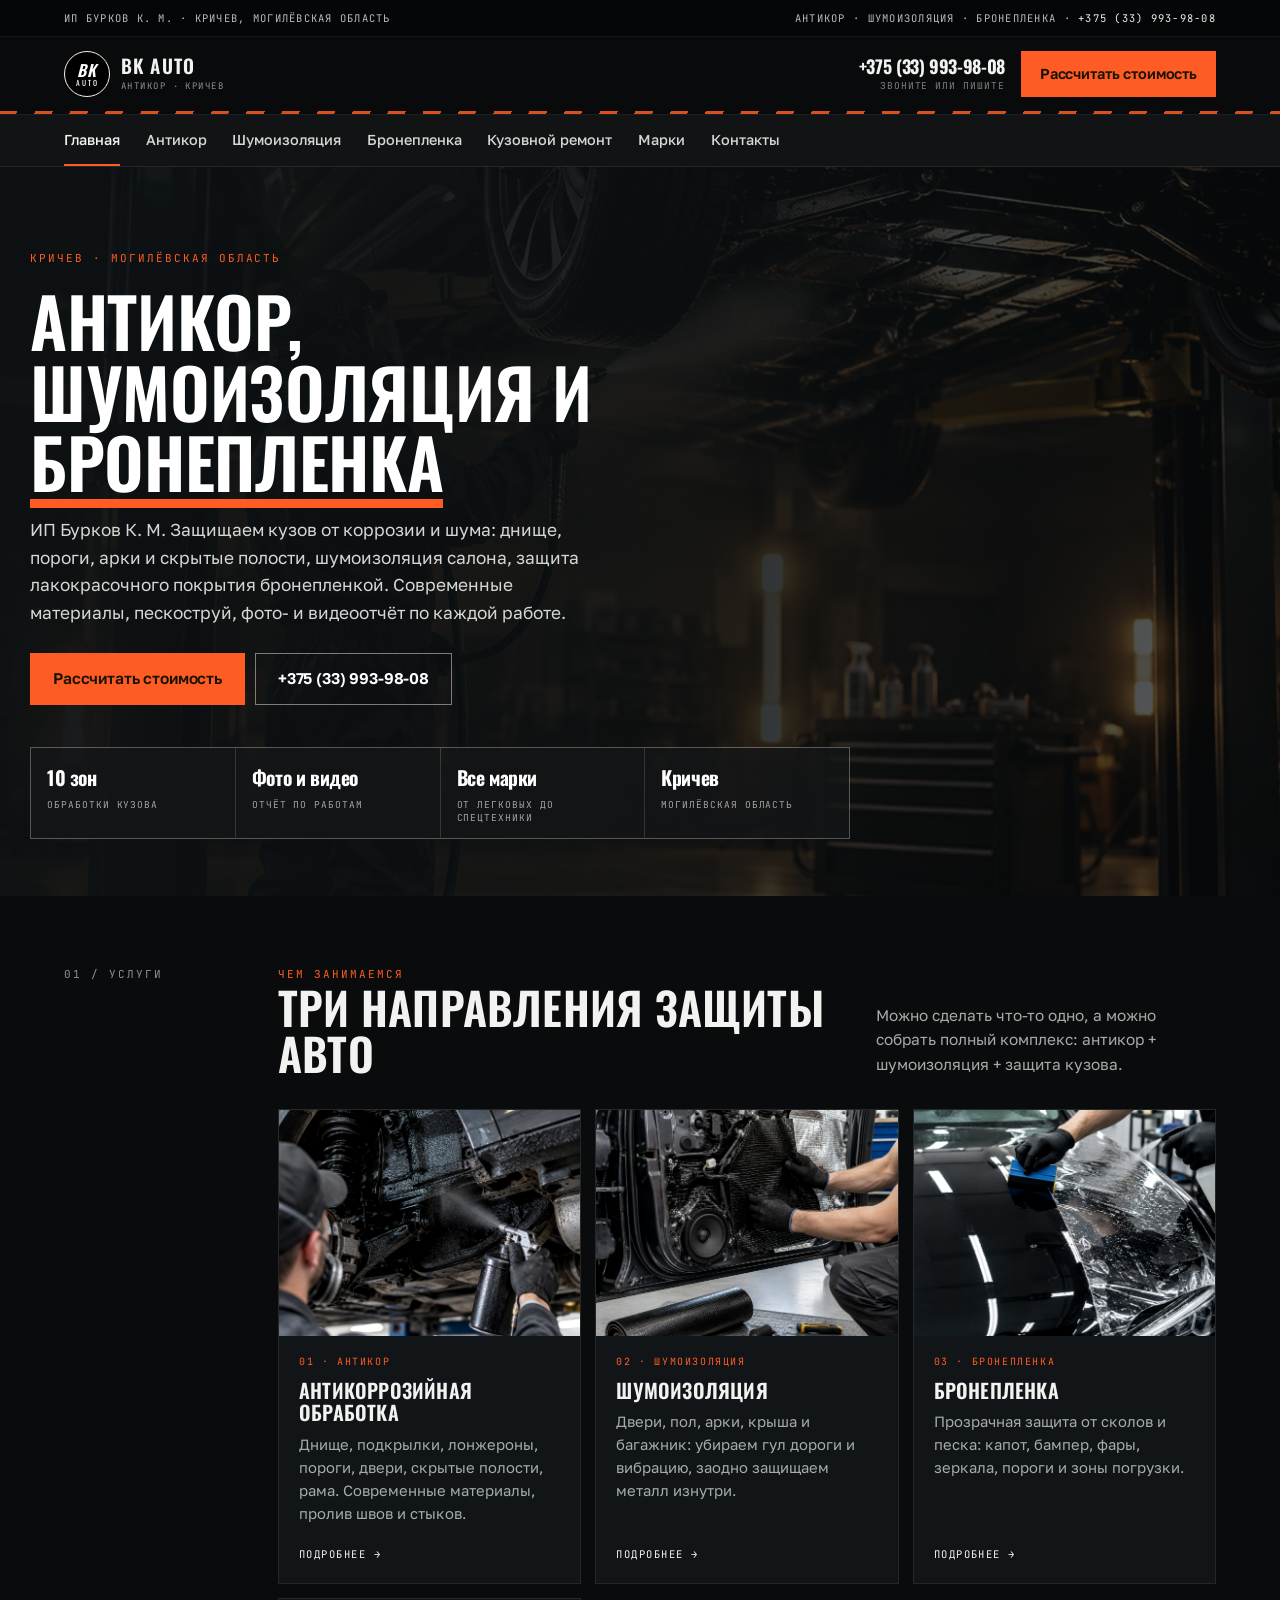
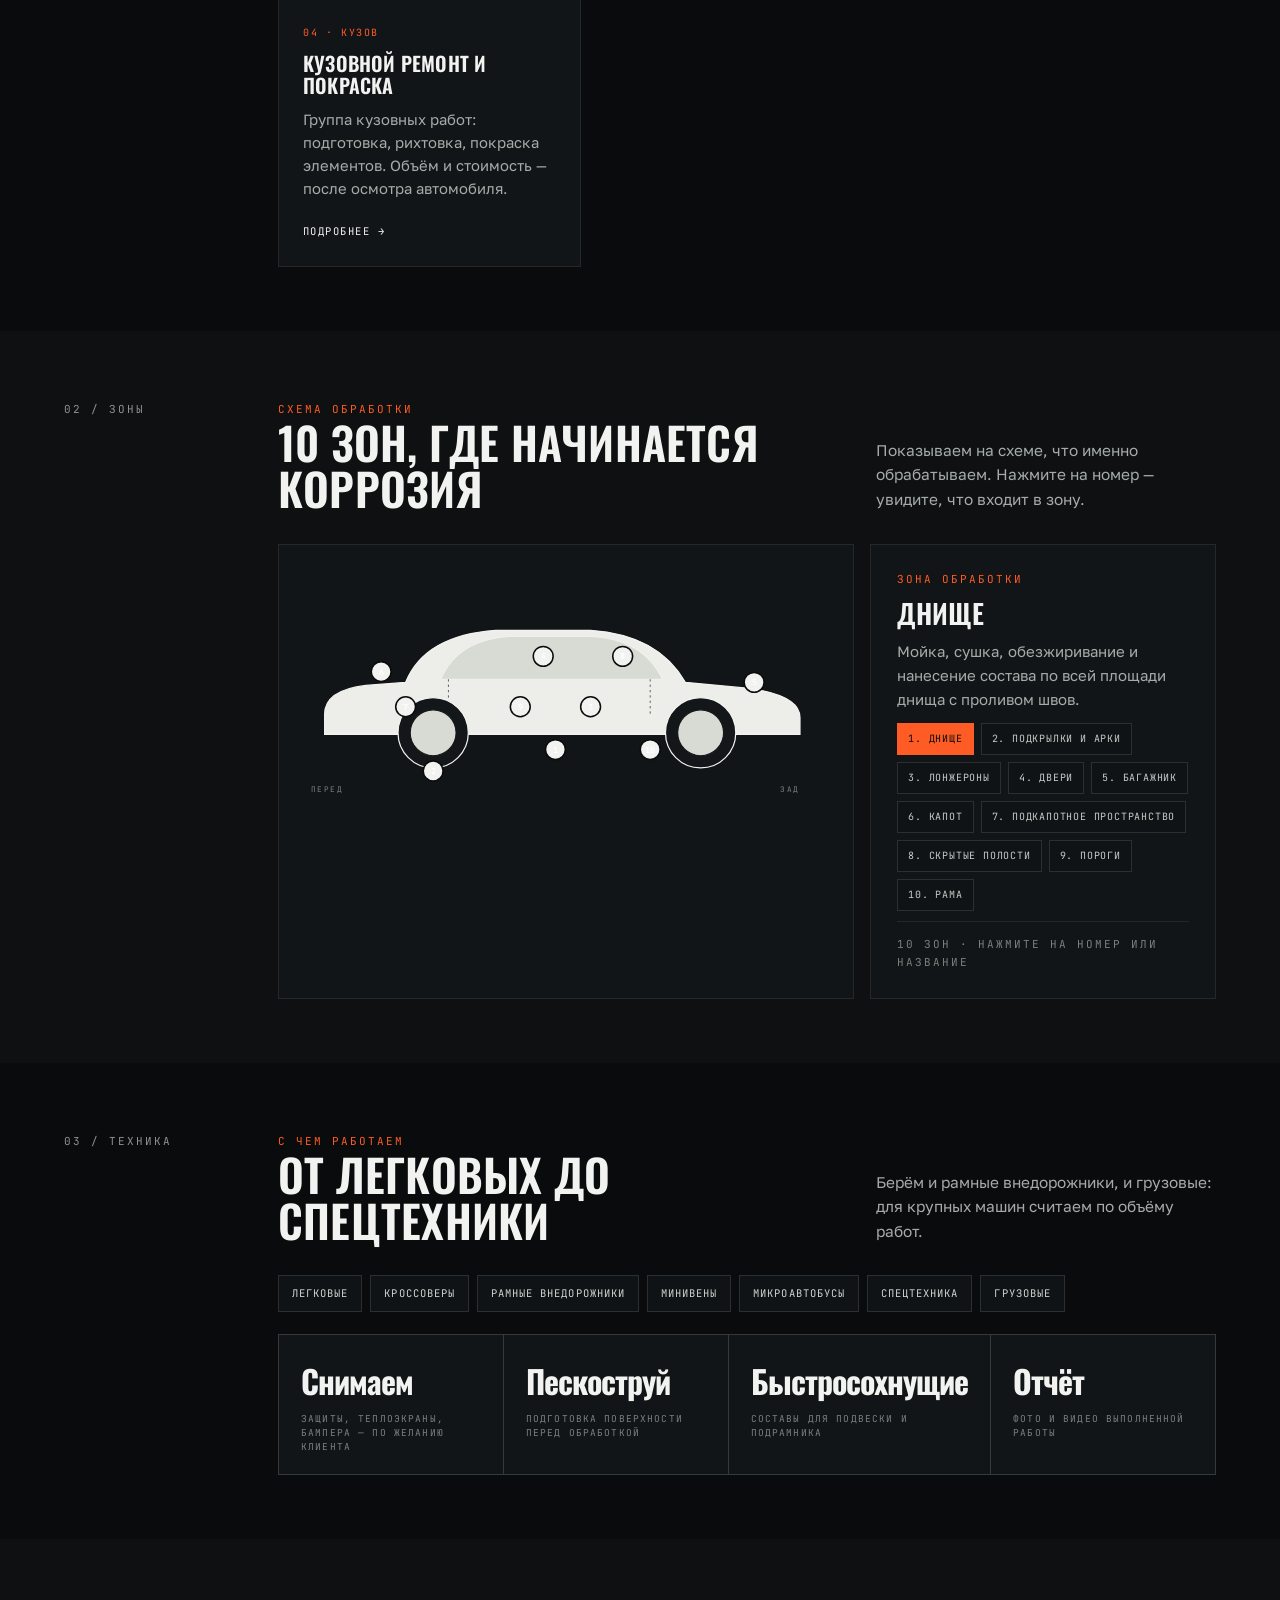
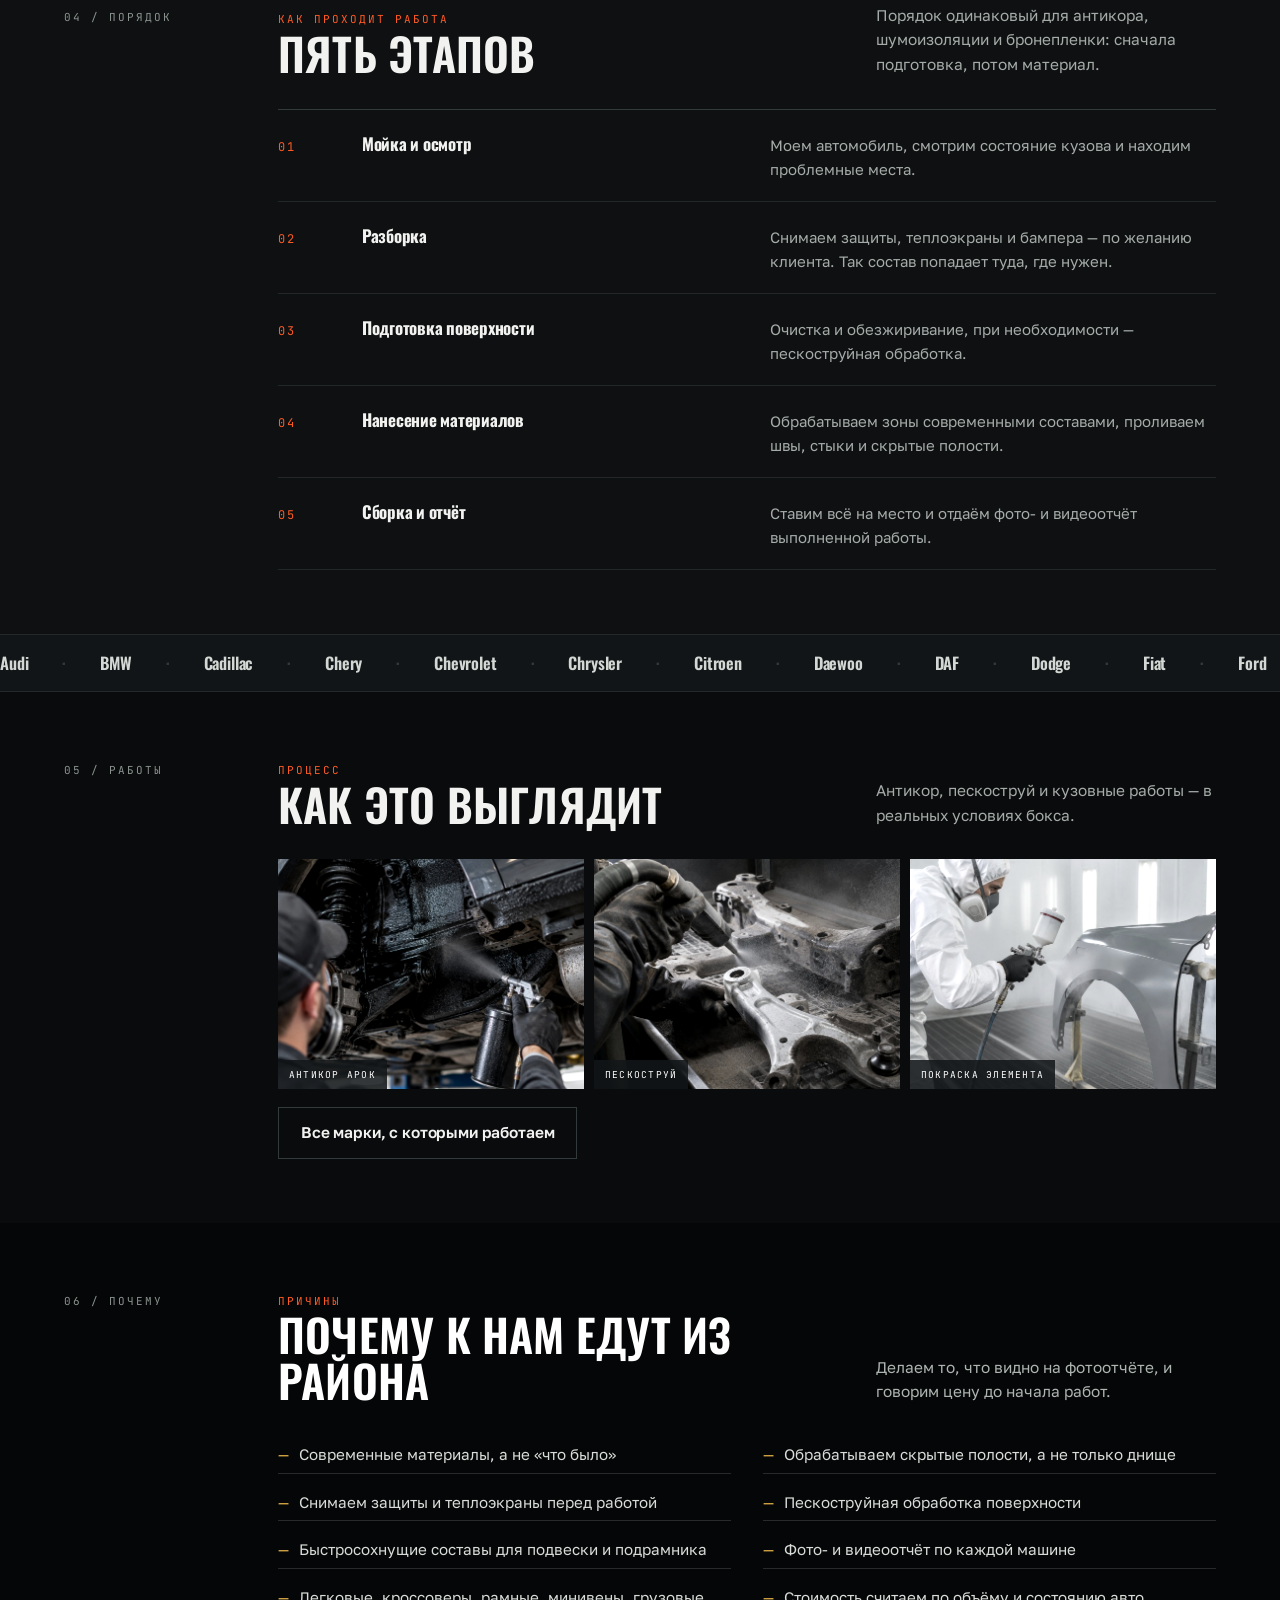
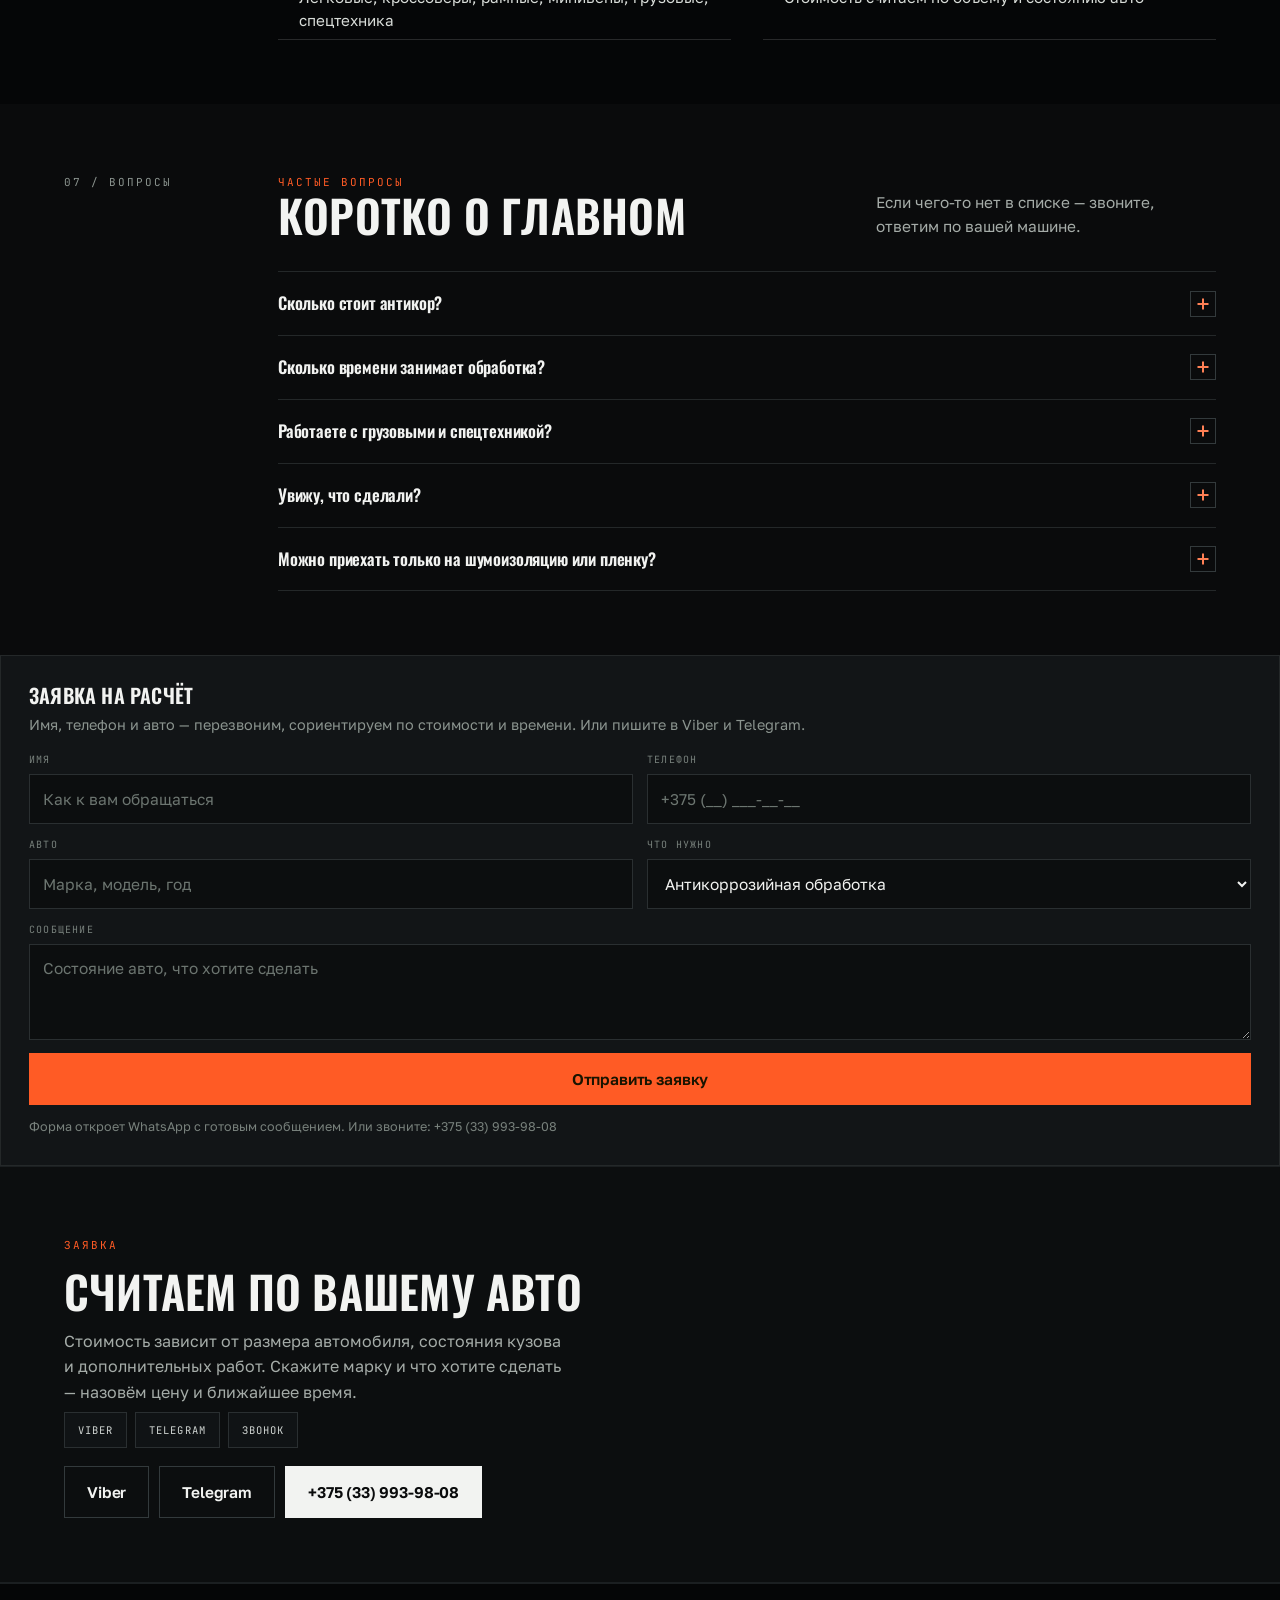
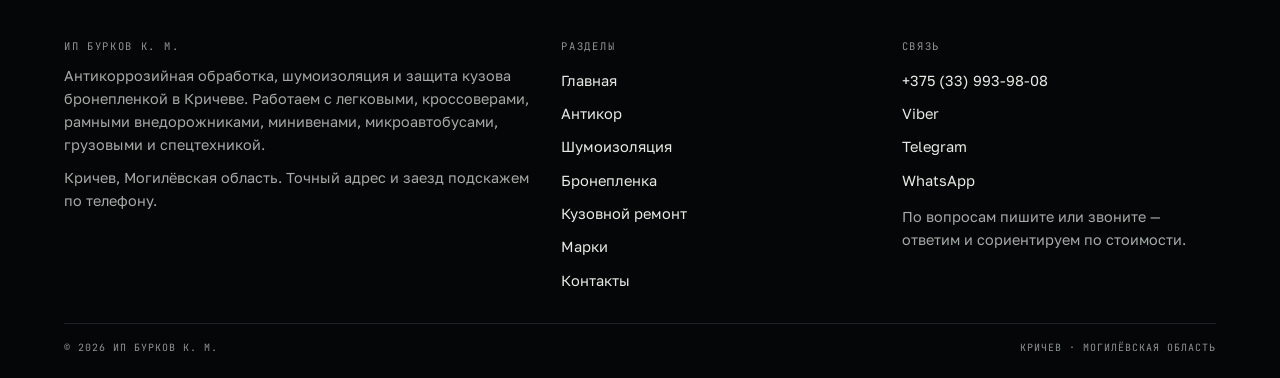
<file: index.html>
<!DOCTYPE html>
<html lang="ru">
<head>
<meta charset="utf-8">
<meta name="viewport" content="width=device-width, initial-scale=1">
<title>ИП Бурков К. М. — антикор, шумоизоляция, бронепленка в Кричеве</title>
<meta name="description" content="Антикоррозийная обработка, шумоизоляция и защита кузова бронепленкой в Кричеве. Днище, арки, пороги, скрытые полости, рама. Пескоструй, фото- и видеоотчёт. +375 (33) 993-98-08.">
<meta property="og:title" content="ИП Бурков К. М. — антикор, шумоизоляция, бронепленка в Кричеве">
<meta property="og:description" content="Антикоррозийная обработка, шумоизоляция и защита кузова бронепленкой в Кричеве. Днище, арки, пороги, скрытые полости, рама. Пескоструй, фото- и видеоотчёт. +375 (33) 993-98-08.">
<meta property="og:image" content="assets/img/hero.jpg">
<meta property="og:type" content="website">
<link rel="icon" href="assets/img/favicon.svg" type="image/svg+xml">
<link rel="preconnect" href="https://fonts.googleapis.com">
<link rel="preconnect" href="https://fonts.gstatic.com" crossorigin>
<link href="https://fonts.googleapis.com/css2?family=Oswald:wght@400;500;600;700&family=Golos+Text:wght@400;500;600&family=JetBrains+Mono:wght@400;500&display=swap" rel="stylesheet">
<link rel="stylesheet" href="assets/css/site.css">
</head>
<body>

<div class="topbar"><div class="wrap topbar__in">
<span>ИП Бурков К. М. · Кричев, Могилёвская область</span>
<span>Антикор · шумоизоляция · бронепленка · <a href="tel:+375339939808">+375 (33) 993-98-08</a></span>
</div></div>

<header class="hdr"><div class="wrap hdr__in">
<a class="logo" href="index.html"><i aria-hidden="true"><span>BK</span><em>AUTO</em></i><span><b>BK AUTO</b><span class="sub">антикор · Кричев</span></span></a>
<span class="hdr__sp"></span>
<a class="hdr__tel" href="tel:+375339939808">+375 (33) 993-98-08<span>звоните или пишите</span></a>
<a class="btn" href="index.html#zayavka">Рассчитать стоимость</a>
<button class="burger" id="burger" aria-label="Меню" aria-expanded="false" aria-controls="drawer"><span></span><span></span><span></span></button>
</div></header>

<nav class="nav" aria-label="Разделы"><div class="wrap nav__in"><a href="index.html" aria-current="page">Главная</a><a href="antikor.html">Антикор</a><a href="shumoizolyaciya.html">Шумоизоляция</a><a href="broneplenka.html">Бронепленка</a><a href="kuzov.html">Кузовной ремонт</a><a href="marki.html">Марки</a><a href="kontakty.html">Контакты</a></div></nav>
<main>
<section class="hero"><div class="hero__bg"><img src="assets/img/hero.jpg" alt="Антикоррозийная обработка автомобиля на подъёмнике в Кричеве" fetchpriority="high"></div>
<div class="hero__in wrap">
<span class="kick">Кричев · Могилёвская область</span>
<h1>Антикор, шумоизоляция и <em>бронепленка</em></h1>
<p class="hero__lead">ИП Бурков К. М. Защищаем кузов от коррозии и шума: днище, пороги, арки и скрытые полости, шумоизоляция салона, защита лакокрасочного покрытия бронепленкой. Современные материалы, пескоструй, фото- и видеоотчёт по каждой работе.</p>
<div class="hero__cta"><a class="btn" href="#zayavka">Рассчитать стоимость</a><a class="btn btn--w" href="tel:+375339939808">+375 (33) 993-98-08</a></div>
<div class="hero__facts">
<div><b>10 зон</b><span>обработки кузова</span></div>
<div><b>Фото и видео</b><span>отчёт по работам</span></div>
<div><b>Все марки</b><span>от легковых до спецтехники</span></div>
<div><b>Кричев</b><span>Могилёвская область</span></div>
</div>
</div></section>

<section class="band"><div class="wrap sect"><div class="sect__side"><span class="mono">01 / услуги</span></div><div class="sect__main">
<div class="sect__head"><div><span class="kick">Чем занимаемся</span><h2>Три направления защиты авто</h2></div><p>Можно сделать что-то одно, а можно собрать полный комплекс: антикор + шумоизоляция + защита кузова.</p></div>
<div class="svcs">
<article class="svc"><div class="svc__img"><img src="assets/img/antikor.jpg" alt="Антикоррозийная обработка днища" loading="lazy"></div><div class="svc__body"><span class="svc__n">01 · антикор</span><h3>Антикоррозийная обработка</h3><p>Днище, подкрылки, лонжероны, пороги, двери, скрытые полости, рама. Современные материалы, пролив швов и стыков.</p><a class="svc__more" href="antikor.html">Подробнее</a></div></article>
<article class="svc"><div class="svc__img"><img src="assets/img/shumo.jpg" alt="Шумоизоляция дверей автомобиля" loading="lazy"></div><div class="svc__body"><span class="svc__n">02 · шумоизоляция</span><h3>Шумоизоляция</h3><p>Двери, пол, арки, крыша и багажник: убираем гул дороги и вибрацию, заодно защищаем металл изнутри.</p><a class="svc__more" href="shumoizolyaciya.html">Подробнее</a></div></article>
<article class="svc"><div class="svc__img"><img src="assets/img/bronya.jpg" alt="Нанесение защитной бронепленки на капот" loading="lazy"></div><div class="svc__body"><span class="svc__n">03 · бронепленка</span><h3>Бронепленка</h3><p>Прозрачная защита от сколов и песка: капот, бампер, фары, зеркала, пороги и зоны погрузки.</p><a class="svc__more" href="broneplenka.html">Подробнее</a></div></article>
<article class="svc svc--flat"><div class="svc__body"><span class="svc__n">04 · кузов</span><h3>Кузовной ремонт и покраска</h3><p>Группа кузовных работ: подготовка, рихтовка, покраска элементов. Объём и стоимость — после осмотра автомобиля.</p><a class="svc__more" href="kuzov.html">Подробнее</a></div></article>
</div>
</div></div></section>

<section class="band band--alt"><div class="wrap sect"><div class="sect__side"><span class="mono">02 / зоны</span></div><div class="sect__main">
<div class="sect__head"><div><span class="kick">Схема обработки</span><h2>10 зон, где начинается коррозия</h2></div><p>Показываем на схеме, что именно обрабатываем. Нажмите на номер — увидите, что входит в зону.</p></div>
<div class="zones">
<div class="zones__map"><svg viewBox="0 0 720 330" role="img" aria-label="Схема автомобиля с зонами антикоррозийной обработки">
  <text x="26" y="308" font-family="JetBrains Mono, monospace" font-size="10" letter-spacing="2" fill="#7A8287">ПЕРЕД</text>
  <text x="640" y="308" font-family="JetBrains Mono, monospace" font-size="10" letter-spacing="2" fill="#7A8287">ЗАД</text>
  <path class="zm-body" d="M44 206c0-22 20-34 54-38l52-4c18-44 60-64 118-68h124c60 4 100 26 124 68l84 8c42 6 66 18 66 38v22H44z"/>
  <path class="zm-glass" d="M286 104h108c44 3 74 20 92 56H196c16-36 46-53 90-56z"/>
  <path class="zm-guide" d="M206 160v46M470 160v46"/>
  <circle class="zm-arch" cx="186" cy="230" r="46"/><circle cx="186" cy="230" r="30" fill="#D8DBD3" stroke="#131719" stroke-width="1.4"/>
  <circle class="zm-arch" cx="536" cy="230" r="46"/><circle cx="536" cy="230" r="30" fill="#D8DBD3" stroke="#131719" stroke-width="1.4"/>
  <g class="zm-hot" data-zone="kapot" tabindex="0" role="button" aria-pressed="false" aria-label="Капот"><circle cx="118" cy="150" r="13"/><text x="118" y="154">6</text></g>
  <g class="zm-hot" data-zone="podkap" tabindex="0" role="button" aria-pressed="false" aria-label="Подкапотное пространство"><circle cx="150" cy="196" r="13"/><text x="150" y="200">7</text></g>
  <g class="zm-hot" data-zone="arki" tabindex="0" role="button" aria-pressed="false" aria-label="Подкрылки и арки"><circle cx="186" cy="280" r="13"/><text x="186" y="284">2</text></g>
  <g class="zm-hot" data-zone="dveri" tabindex="0" role="button" aria-pressed="false" aria-label="Двери"><circle cx="330" cy="130" r="13"/><text x="330" y="134">4</text></g>
  <g class="zm-hot" data-zone="skrytye" tabindex="0" role="button" aria-pressed="false" aria-label="Скрытые полости"><circle cx="434" cy="130" r="13"/><text x="434" y="134">8</text></g>
  <g class="zm-hot" data-zone="porogi" tabindex="0" role="button" aria-pressed="false" aria-label="Пороги"><circle cx="300" cy="196" r="13"/><text x="300" y="200">9</text></g>
  <g class="zm-hot" data-zone="lonzh" tabindex="0" role="button" aria-pressed="false" aria-label="Лонжероны"><circle cx="392" cy="196" r="13"/><text x="392" y="200">3</text></g>
  <g class="zm-hot" data-zone="dno" tabindex="0" role="button" aria-pressed="false" aria-label="Днище"><circle cx="346" cy="252" r="13"/><text x="346" y="256">1</text></g>
  <g class="zm-hot" data-zone="rama" tabindex="0" role="button" aria-pressed="false" aria-label="Рама"><circle cx="470" cy="252" r="13"/><text x="470" y="256">10</text></g>
  <g class="zm-hot" data-zone="bagazh" tabindex="0" role="button" aria-pressed="false" aria-label="Багажник"><circle cx="606" cy="164" r="13"/><text x="606" y="168">5</text></g>
</svg></div>
<div class="zones__out" id="zoneOut">
<span class="kick">Зона обработки</span>
<h3>Днище</h3>
<p>Мойка, сушка, обезжиривание и нанесение состава по всей площади днища с проливом швов.</p>
<div class="zones__list"><button type="button" data-zone="dno" aria-pressed="true">1. Днище</button><button type="button" data-zone="arki" aria-pressed="false">2. Подкрылки и арки</button><button type="button" data-zone="lonzh" aria-pressed="false">3. Лонжероны</button><button type="button" data-zone="dveri" aria-pressed="false">4. Двери</button><button type="button" data-zone="bagazh" aria-pressed="false">5. Багажник</button><button type="button" data-zone="kapot" aria-pressed="false">6. Капот</button><button type="button" data-zone="podkap" aria-pressed="false">7. Подкапотное пространство</button><button type="button" data-zone="skrytye" aria-pressed="false">8. Скрытые полости</button><button type="button" data-zone="porogi" aria-pressed="false">9. Пороги</button><button type="button" data-zone="rama" aria-pressed="false">10. Рама</button></div>
<div class="mono">10 зон · нажмите на номер или название</div>
</div>
</div>
</div></div></section>

<section class="band"><div class="wrap sect"><div class="sect__side"><span class="mono">03 / техника</span></div><div class="sect__main">
<div class="sect__head"><div><span class="kick">С чем работаем</span><h2>От легковых до спецтехники</h2></div><p>Берём и рамные внедорожники, и грузовые: для крупных машин считаем по объёму работ.</p></div>
<div class="tags"><span>Легковые</span><span>Кроссоверы</span><span>Рамные внедорожники</span><span>Минивены</span><span>Микроавтобусы</span><span>Спецтехника</span><span>Грузовые</span></div>
<div class="facts" style="margin-top:22px">
<div><b>Снимаем</b><span>защиты, теплоэкраны, бампера — по желанию клиента</span></div>
<div><b>Пескоструй</b><span>подготовка поверхности перед обработкой</span></div>
<div><b>Быстросохнущие</b><span>составы для подвески и подрамника</span></div>
<div><b>Отчёт</b><span>фото и видео выполненной работы</span></div>
</div>
</div></div></section>

<section class="band band--alt"><div class="wrap sect"><div class="sect__side"><span class="mono">04 / порядок</span></div><div class="sect__main">
<div class="sect__head"><div><span class="kick">Как проходит работа</span><h2>Пять этапов</h2></div><p>Порядок одинаковый для антикора, шумоизоляции и бронепленки: сначала подготовка, потом материал.</p></div>
<ol class="steps">
<li><span class="n">01</span><b>Мойка и осмотр</b><p>Моем автомобиль, смотрим состояние кузова и находим проблемные места.</p></li>
<li><span class="n">02</span><b>Разборка</b><p>Снимаем защиты, теплоэкраны и бампера — по желанию клиента. Так состав попадает туда, где нужен.</p></li>
<li><span class="n">03</span><b>Подготовка поверхности</b><p>Очистка и обезжиривание, при необходимости — пескоструйная обработка.</p></li>
<li><span class="n">04</span><b>Нанесение материалов</b><p>Обрабатываем зоны современными составами, проливаем швы, стыки и скрытые полости.</p></li>
<li><span class="n">05</span><b>Сборка и отчёт</b><p>Ставим всё на место и отдаём фото- и видеоотчёт выполненной работы.</p></li>
</ol>
</div></div></section>

<div class="marquee" aria-hidden="true"><div class="marquee__track"><span>Audi</span><span>BMW</span><span>Cadillac</span><span>Chery</span><span>Chevrolet</span><span>Chrysler</span><span>Citroen</span><span>Daewoo</span><span>DAF</span><span>Dodge</span><span>Fiat</span><span>Ford</span><span>Geely</span><span>Great Wall</span><span>Honda</span><span>Hyundai</span><span>Infiniti</span><span>JAC</span><span>Jaguar</span><span>Jeep</span><span>Kia</span><span>LADA (ВАЗ)</span><span>Land Rover</span><span>Lexus</span><span>Lifan</span><span>MAN</span><span>Mazda</span><span>Mercedes-Benz</span><span>MINI</span><span>Mitsubishi</span><span>Nissan</span><span>Opel</span><span>Peugeot</span><span>Porsche</span><span>Renault</span><span>Saab</span><span>Scania</span><span>SEAT</span><span>Skoda</span><span>SsangYong</span><span>Subaru</span><span>Suzuki</span><span>Toyota</span><span>Volkswagen</span><span>Volvo</span><span>Zeekr</span><span>ГАЗ</span><span>ЗАЗ</span><span>ТагАЗ</span><span>УАЗ</span><span>Audi</span><span>BMW</span><span>Cadillac</span><span>Chery</span><span>Chevrolet</span><span>Chrysler</span><span>Citroen</span><span>Daewoo</span><span>DAF</span><span>Dodge</span><span>Fiat</span><span>Ford</span><span>Geely</span><span>Great Wall</span><span>Honda</span><span>Hyundai</span><span>Infiniti</span><span>JAC</span><span>Jaguar</span><span>Jeep</span><span>Kia</span><span>LADA (ВАЗ)</span><span>Land Rover</span><span>Lexus</span><span>Lifan</span><span>MAN</span><span>Mazda</span><span>Mercedes-Benz</span><span>MINI</span><span>Mitsubishi</span><span>Nissan</span><span>Opel</span><span>Peugeot</span><span>Porsche</span><span>Renault</span><span>Saab</span><span>Scania</span><span>SEAT</span><span>Skoda</span><span>SsangYong</span><span>Subaru</span><span>Suzuki</span><span>Toyota</span><span>Volkswagen</span><span>Volvo</span><span>Zeekr</span><span>ГАЗ</span><span>ЗАЗ</span><span>ТагАЗ</span><span>УАЗ</span></div></div>

<section class="band"><div class="wrap sect"><div class="sect__side"><span class="mono">05 / работы</span></div><div class="sect__main">
<div class="sect__head"><div><span class="kick">Процесс</span><h2>Как это выглядит</h2></div><p>Антикор, пескоструй и кузовные работы — в реальных условиях бокса.</p></div>
<div class="strip2">
<figure><img src="assets/img/antikor.jpg" alt="Обработка арок и днища" loading="lazy"><figcaption>Антикор арок</figcaption></figure>
<figure><img src="assets/img/pesok.jpg" alt="Пескоструйная обработка элементов подвески" loading="lazy"><figcaption>Пескоструй</figcaption></figure>
<figure><img src="assets/img/kuzov.jpg" alt="Покраска кузовного элемента" loading="lazy"><figcaption>Покраска элемента</figcaption></figure>
</div>
<div style="margin-top:18px"><a class="btn btn--ghost" href="marki.html">Все марки, с которыми работаем</a></div>
</div></div></section>

<section class="band band--dark"><div class="wrap sect"><div class="sect__side"><span class="mono">06 / почему</span></div><div class="sect__main">
<div class="sect__head"><div><span class="kick">Причины</span><h2>Почему к нам едут из района</h2></div><p>Делаем то, что видно на фотоотчёте, и говорим цену до начала работ.</p></div>
<ul class="clean cols2">
<li>Современные материалы, а не «что было»</li>
<li>Обрабатываем скрытые полости, а не только днище</li>
<li>Снимаем защиты и теплоэкраны перед работой</li>
<li>Пескоструйная обработка поверхности</li>
<li>Быстросохнущие составы для подвески и подрамника</li>
<li>Фото- и видеоотчёт по каждой машине</li>
<li>Легковые, кроссоверы, рамные, минивены, грузовые, спецтехника</li>
<li>Стоимость считаем по объёму и состоянию авто</li>
</ul>
</div></div></section>

<section class="band"><div class="wrap sect"><div class="sect__side"><span class="mono">07 / вопросы</span></div><div class="sect__main">
<div class="sect__head"><div><span class="kick">Частые вопросы</span><h2>Коротко о главном</h2></div><p>Если чего-то нет в списке — звоните, ответим по вашей машине.</p></div>
<div class="faq">
<div class="faq__i" data-open="false"><button class="faq__q" aria-expanded="false">Сколько стоит антикор?<i></i></button><div class="faq__a">Стоимость зависит от размера автомобиля, состояния кузова и дополнительных работ: снятия защит, теплоэкранов, бамперов, пескоструя. Скажите марку и что хотите сделать — сориентируем по телефону, точную цену назовём после осмотра.</div></div>
<div class="faq__i" data-open="false"><button class="faq__q" aria-expanded="false">Сколько времени занимает обработка?<i></i></button><div class="faq__a">Зависит от объёма: антикор днища и арок — один срок, полная обработка со снятием элементов и шумоизоляцией — другой. Точное время скажем при записи, чтобы вам не пришлось оставлять машину «на всякий случай».</div></div>
<div class="faq__i" data-open="false"><button class="faq__q" aria-expanded="false">Работаете с грузовыми и спецтехникой?<i></i></button><div class="faq__a">Да: легковые, кроссоверы, рамные внедорожники, минивены, микроавтобусы, грузовые и спецтехника. Для крупных машин лучше позвонить заранее, чтобы согласовать время и объём.</div></div>
<div class="faq__i" data-open="false"><button class="faq__q" aria-expanded="false">Увижу, что сделали?<i></i></button><div class="faq__a">Да, по каждой работе делаем фото- и видеоотчёт. Особенно это важно с антикором: результат скрыт под кузовом, и отчёт показывает, какие зоны и чем обработаны.</div></div>
<div class="faq__i" data-open="false"><button class="faq__q" aria-expanded="false">Можно приехать только на шумоизоляцию или пленку?<i></i></button><div class="faq__a">Конечно. Направления можно брать по отдельности: только антикор, только шумоизоляция дверей, только защита капота пленкой. Часто совмещают, но это не обязательное условие.</div></div>
</div>
</div></div></section>

<div class="form">
<h3>Заявка на расчёт</h3>
<p class="form__note">Имя, телефон и авто — перезвоним, сориентируем по стоимости и времени. Или пишите в Viber и Telegram.</p>
<form data-wa="Прошу сориентировать по стоимости и записать на удобное время." novalidate>
<div class="form__row">
<div class="fld"><label for="f-name">Имя</label><input id="f-name" name="name" type="text" autocomplete="name" placeholder="Как к вам обращаться"></div>
<div class="fld"><label for="f-phone">Телефон</label><input id="f-phone" name="phone" type="tel" autocomplete="tel" placeholder="+375 (__) ___-__-__" required></div>
</div>
<div class="form__row">
<div class="fld"><label for="f-car">Авто</label><input id="f-car" name="car" type="text" placeholder="Марка, модель, год"></div>
<div class="fld"><label for="f-what">Что нужно</label>
<select id="f-what" name="what">
<option>Антикоррозийная обработка</option>
<option>Шумоизоляция</option>
<option>Бронепленка</option>
<option>Кузовной ремонт и покраска</option>
<option>Пескоструйная обработка</option>
<option>Не знаю, нужен совет</option>
</select></div>
</div>
<div class="fld"><label for="f-msg">Сообщение</label><textarea id="f-msg" name="message" placeholder="Состояние авто, что хотите сделать"></textarea></div>
<button class="btn" type="submit" style="width:100%">Отправить заявку</button>
<div class="formout" aria-live="polite"></div>
<p style="font-size:12.6px;color:var(--muted);margin-top:10px">Форма откроет WhatsApp с готовым сообщением. Или звоните: +375 (33) 993-98-08</p>
</form>
</div>

<section class="band band--white" id="zayavka"><div class="wrap"><div class="two" style="align-items:start">
<div><span class="kick">Заявка</span><h2 style="margin-top:12px">Считаем по вашему авто</h2>
<p style="margin-top:14px;color:var(--body);max-width:50ch">Стоимость зависит от размера автомобиля, состояния кузова и дополнительных работ. Скажите марку и что хотите сделать — назовём цену и ближайшее время.</p>
<div class="tags"><span>Viber</span><span>Telegram</span><span>Звонок</span></div>
<div style="display:flex;gap:10px;flex-wrap:wrap;margin-top:18px"><a class="btn btn--ghost" href="viber://chat?number=%2B375339939808">Viber</a><a class="btn btn--ghost" href="https://t.me/+375339939808" target="_blank" rel="noopener">Telegram</a><a class="btn btn--dark" href="tel:+375339939808">+375 (33) 993-98-08</a></div>
</div>
</div></div></section>

</main>

<footer class="foot"><div class="wrap">
<div class="foot__grid">
<div><h4>ИП Бурков К. М.</h4>
<p>Антикоррозийная обработка, шумоизоляция и защита кузова бронепленкой в Кричеве. Работаем с легковыми, кроссоверами, рамными внедорожниками, минивенами, микроавтобусами, грузовыми и спецтехникой.</p>
<p style="margin-top:10px">Кричев, Могилёвская область. Точный адрес и заезд подскажем по телефону.</p></div>
<div><h4>Разделы</h4><a href="index.html">Главная</a><a href="antikor.html">Антикор</a><a href="shumoizolyaciya.html">Шумоизоляция</a><a href="broneplenka.html">Бронепленка</a><a href="kuzov.html">Кузовной ремонт</a><a href="marki.html">Марки</a><a href="kontakty.html">Контакты</a></div>
<div><h4>Связь</h4>
<a href="tel:+375339939808">+375 (33) 993-98-08</a>
<a href="viber://chat?number=%2B375339939808">Viber</a>
<a href="https://t.me/+375339939808" target="_blank" rel="noopener">Telegram</a>
<a href="https://wa.me/375339939808" target="_blank" rel="noopener">WhatsApp</a>
<p style="margin-top:8px">По вопросам пишите или звоните — ответим и сориентируем по стоимости.</p></div>
</div>
<div class="foot__bot"><span>© <span data-year>2026</span> ИП Бурков К. М.</span><span>Кричев · Могилёвская область</span></div>
</div></footer>

<div class="fbar">
<a href="tel:+375339939808"><svg viewBox="0 0 24 24"><path d="M5 4h4l2 5-2.5 1.5a12 12 0 0 0 5 5L15 13l5 2v4a2 2 0 0 1-2 2A16 16 0 0 1 3 6a2 2 0 0 1 2-2z"/></svg>Позвонить</a>
<a href="viber://chat?number=%2B375339939808"><svg viewBox="0 0 24 24"><path d="M12 3c5 0 9 3.4 9 7.6 0 4.2-4 7.6-9 7.6-1 0-2-.1-2.9-.4L5 20l.8-3.2C4.1 15.3 3 13.1 3 10.6 3 6.4 7 3 12 3z"/></svg>Viber</a>
<a href="https://t.me/+375339939808" target="_blank" rel="noopener"><svg viewBox="0 0 24 24"><path d="M21 4L3 11l5 2 2 6 3-4 5 3z"/></svg>Telegram</a>
<a href="index.html#zayavka"><svg viewBox="0 0 24 24"><path d="M4 6h16v12H4z"/><path d="M4 7l8 6 8-6"/></svg>Заявка</a>
</div>

<div class="drawer" id="drawer" data-open="false" aria-hidden="true"><div class="drawer__inner">
<div class="drawer__top"><span class="mono">Меню</span><button class="drawer__close" id="drawerClose" aria-label="Закрыть меню"></button></div>
<a class="dl" href="index.html">Главная</a><a class="dl" href="antikor.html">Антикор</a><a class="dl" href="shumoizolyaciya.html">Шумоизоляция</a><a class="dl" href="broneplenka.html">Бронепленка</a><a class="dl" href="kuzov.html">Кузовной ремонт</a><a class="dl" href="marki.html">Марки</a><a class="dl" href="kontakty.html">Контакты</a>
<a class="btn" href="tel:+375339939808" style="margin-top:18px">Позвонить: +375 (33) 993-98-08</a>
</div></div>

<script src="assets/js/main.js" defer></script>
</body></html>
</file>
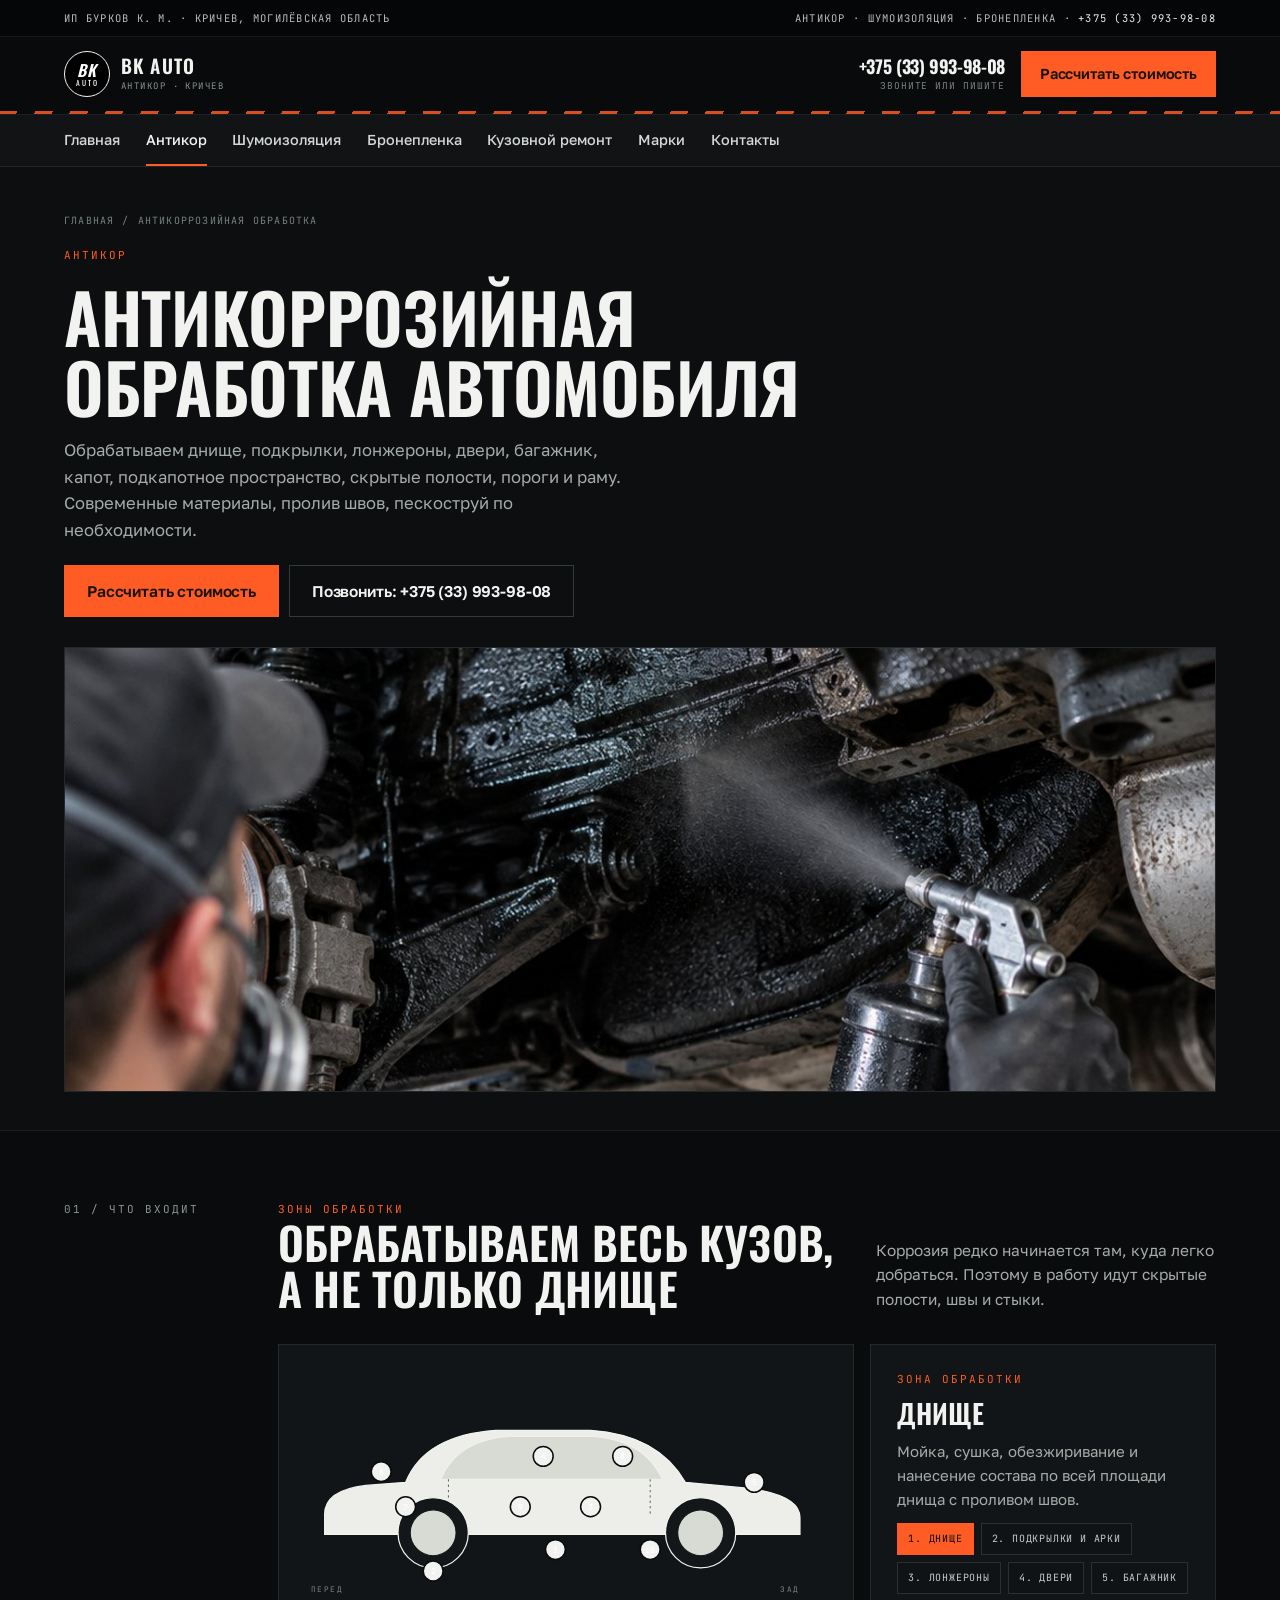
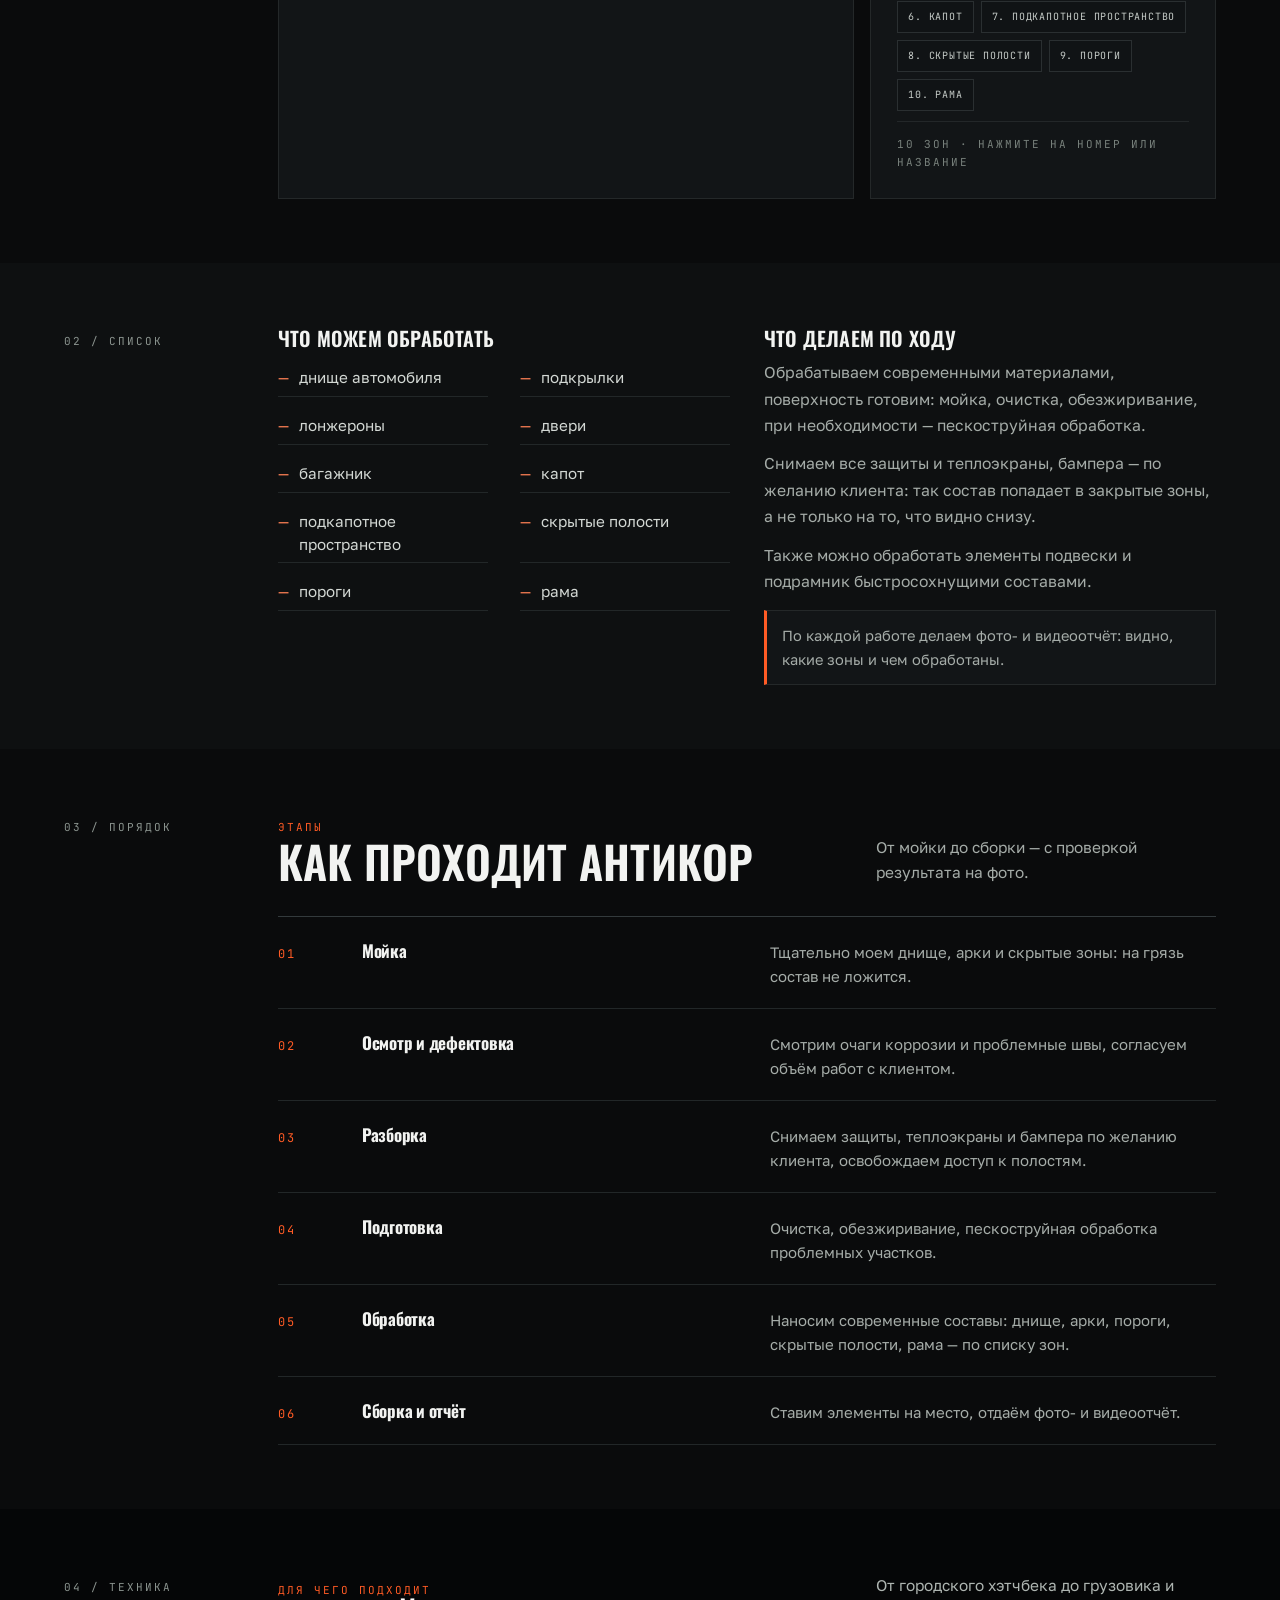
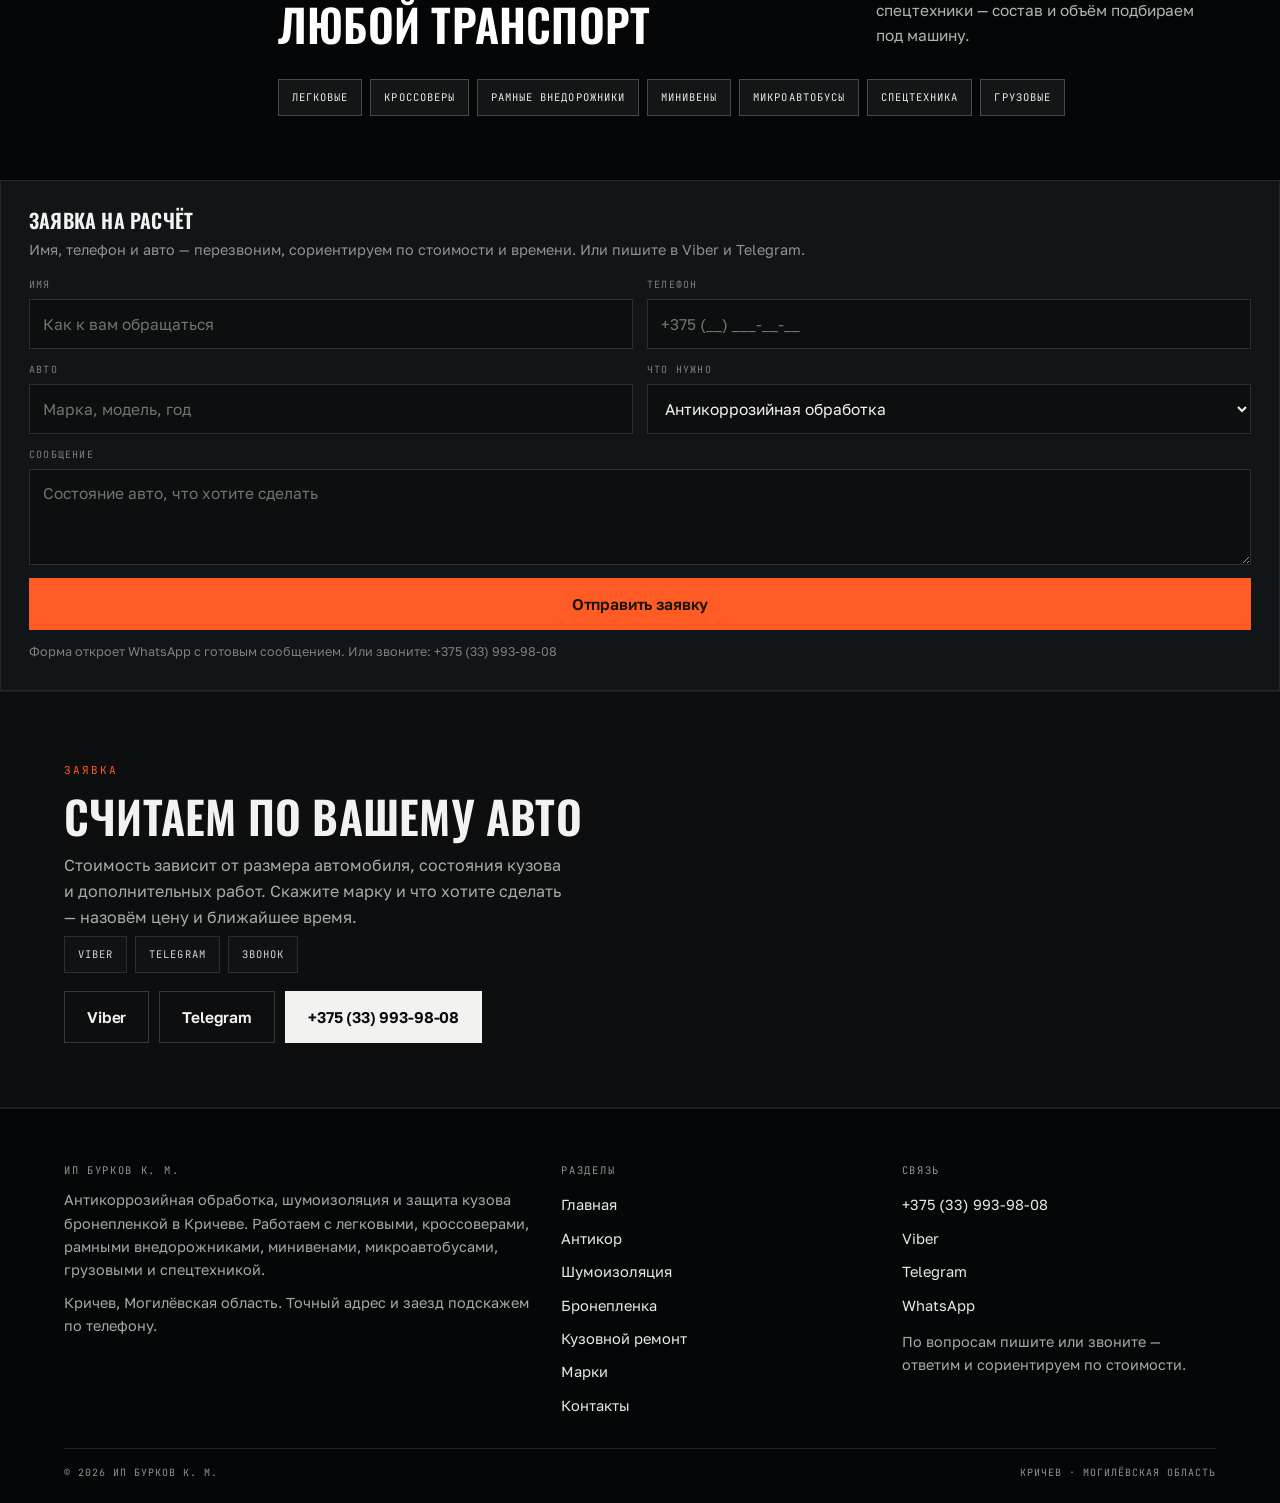
<file: antikor.html>
<!DOCTYPE html>
<html lang="ru">
<head>
<meta charset="utf-8">
<meta name="viewport" content="width=device-width, initial-scale=1">
<title>Антикоррозийная обработка в Кричеве — ИП Бурков К. М.</title>
<meta name="description" content="Антикоррозийная обработка днища, порогов, арок, лонжеронов, скрытых полостей и рамы в Кричеве. Современные материалы, пескоструй, фотоотчёт. +375 (33) 993-98-08.">
<meta property="og:title" content="Антикоррозийная обработка в Кричеве — ИП Бурков К. М.">
<meta property="og:description" content="Антикоррозийная обработка днища, порогов, арок, лонжеронов, скрытых полостей и рамы в Кричеве. Современные материалы, пескоструй, фотоотчёт. +375 (33) 993-98-08.">
<meta property="og:image" content="assets/img/hero.jpg">
<meta property="og:type" content="website">
<link rel="icon" href="assets/img/favicon.svg" type="image/svg+xml">
<link rel="preconnect" href="https://fonts.googleapis.com">
<link rel="preconnect" href="https://fonts.gstatic.com" crossorigin>
<link href="https://fonts.googleapis.com/css2?family=Oswald:wght@400;500;600;700&family=Golos+Text:wght@400;500;600&family=JetBrains+Mono:wght@400;500&display=swap" rel="stylesheet">
<link rel="stylesheet" href="assets/css/site.css">
</head>
<body>

<div class="topbar"><div class="wrap topbar__in">
<span>ИП Бурков К. М. · Кричев, Могилёвская область</span>
<span>Антикор · шумоизоляция · бронепленка · <a href="tel:+375339939808">+375 (33) 993-98-08</a></span>
</div></div>

<header class="hdr"><div class="wrap hdr__in">
<a class="logo" href="index.html"><i aria-hidden="true"><span>BK</span><em>AUTO</em></i><span><b>BK AUTO</b><span class="sub">антикор · Кричев</span></span></a>
<span class="hdr__sp"></span>
<a class="hdr__tel" href="tel:+375339939808">+375 (33) 993-98-08<span>звоните или пишите</span></a>
<a class="btn" href="index.html#zayavka">Рассчитать стоимость</a>
<button class="burger" id="burger" aria-label="Меню" aria-expanded="false" aria-controls="drawer"><span></span><span></span><span></span></button>
</div></header>

<nav class="nav" aria-label="Разделы"><div class="wrap nav__in"><a href="index.html">Главная</a><a href="antikor.html" aria-current="page">Антикор</a><a href="shumoizolyaciya.html">Шумоизоляция</a><a href="broneplenka.html">Бронепленка</a><a href="kuzov.html">Кузовной ремонт</a><a href="marki.html">Марки</a><a href="kontakty.html">Контакты</a></div></nav>
<main>
<section class="phead"><div class="wrap">
<div class="crumbs"><a href="index.html">Главная</a><span>/</span><span>Антикоррозийная обработка</span></div>
<span class="kick">Антикор</span>
<h1>Антикоррозийная обработка автомобиля</h1>
<p class="phead__lead">Обрабатываем днище, подкрылки, лонжероны, двери, багажник, капот, подкапотное пространство, скрытые полости, пороги и раму. Современные материалы, пролив швов, пескоструй по необходимости.</p>
<div class="phead__cta"><a class="btn" href="#zayavka">Рассчитать стоимость</a><a class="btn btn--ghost" href="tel:+375339939808">Позвонить: +375 (33) 993-98-08</a></div>
<div class="pimg"><img src="assets/img/antikor.jpg" alt="Антикоррозийная обработка автомобиля" fetchpriority="high"></div>
</div></section>

<section class="band"><div class="wrap sect"><div class="sect__side"><span class="mono">01 / что входит</span></div><div class="sect__main">
<div class="sect__head"><div><span class="kick">Зоны обработки</span><h2>Обрабатываем весь кузов, а не только днище</h2></div><p>Коррозия редко начинается там, куда легко добраться. Поэтому в работу идут скрытые полости, швы и стыки.</p></div>
<div class="zones">
<div class="zones__map"><svg viewBox="0 0 720 330" role="img" aria-label="Схема автомобиля с зонами антикоррозийной обработки">
  <text x="26" y="308" font-family="JetBrains Mono, monospace" font-size="10" letter-spacing="2" fill="#7A8287">ПЕРЕД</text>
  <text x="640" y="308" font-family="JetBrains Mono, monospace" font-size="10" letter-spacing="2" fill="#7A8287">ЗАД</text>
  <path class="zm-body" d="M44 206c0-22 20-34 54-38l52-4c18-44 60-64 118-68h124c60 4 100 26 124 68l84 8c42 6 66 18 66 38v22H44z"/>
  <path class="zm-glass" d="M286 104h108c44 3 74 20 92 56H196c16-36 46-53 90-56z"/>
  <path class="zm-guide" d="M206 160v46M470 160v46"/>
  <circle class="zm-arch" cx="186" cy="230" r="46"/><circle cx="186" cy="230" r="30" fill="#D8DBD3" stroke="#131719" stroke-width="1.4"/>
  <circle class="zm-arch" cx="536" cy="230" r="46"/><circle cx="536" cy="230" r="30" fill="#D8DBD3" stroke="#131719" stroke-width="1.4"/>
  <g class="zm-hot" data-zone="kapot" tabindex="0" role="button" aria-pressed="false" aria-label="Капот"><circle cx="118" cy="150" r="13"/><text x="118" y="154">6</text></g>
  <g class="zm-hot" data-zone="podkap" tabindex="0" role="button" aria-pressed="false" aria-label="Подкапотное пространство"><circle cx="150" cy="196" r="13"/><text x="150" y="200">7</text></g>
  <g class="zm-hot" data-zone="arki" tabindex="0" role="button" aria-pressed="false" aria-label="Подкрылки и арки"><circle cx="186" cy="280" r="13"/><text x="186" y="284">2</text></g>
  <g class="zm-hot" data-zone="dveri" tabindex="0" role="button" aria-pressed="false" aria-label="Двери"><circle cx="330" cy="130" r="13"/><text x="330" y="134">4</text></g>
  <g class="zm-hot" data-zone="skrytye" tabindex="0" role="button" aria-pressed="false" aria-label="Скрытые полости"><circle cx="434" cy="130" r="13"/><text x="434" y="134">8</text></g>
  <g class="zm-hot" data-zone="porogi" tabindex="0" role="button" aria-pressed="false" aria-label="Пороги"><circle cx="300" cy="196" r="13"/><text x="300" y="200">9</text></g>
  <g class="zm-hot" data-zone="lonzh" tabindex="0" role="button" aria-pressed="false" aria-label="Лонжероны"><circle cx="392" cy="196" r="13"/><text x="392" y="200">3</text></g>
  <g class="zm-hot" data-zone="dno" tabindex="0" role="button" aria-pressed="false" aria-label="Днище"><circle cx="346" cy="252" r="13"/><text x="346" y="256">1</text></g>
  <g class="zm-hot" data-zone="rama" tabindex="0" role="button" aria-pressed="false" aria-label="Рама"><circle cx="470" cy="252" r="13"/><text x="470" y="256">10</text></g>
  <g class="zm-hot" data-zone="bagazh" tabindex="0" role="button" aria-pressed="false" aria-label="Багажник"><circle cx="606" cy="164" r="13"/><text x="606" y="168">5</text></g>
</svg></div>
<div class="zones__out" id="zoneOut">
<span class="kick">Зона обработки</span>
<h3>Днище</h3>
<p>Мойка, сушка, обезжиривание и нанесение состава по всей площади днища с проливом швов.</p>
<div class="zones__list"><button type="button" data-zone="dno" aria-pressed="true">1. Днище</button><button type="button" data-zone="arki" aria-pressed="false">2. Подкрылки и арки</button><button type="button" data-zone="lonzh" aria-pressed="false">3. Лонжероны</button><button type="button" data-zone="dveri" aria-pressed="false">4. Двери</button><button type="button" data-zone="bagazh" aria-pressed="false">5. Багажник</button><button type="button" data-zone="kapot" aria-pressed="false">6. Капот</button><button type="button" data-zone="podkap" aria-pressed="false">7. Подкапотное пространство</button><button type="button" data-zone="skrytye" aria-pressed="false">8. Скрытые полости</button><button type="button" data-zone="porogi" aria-pressed="false">9. Пороги</button><button type="button" data-zone="rama" aria-pressed="false">10. Рама</button></div>
<div class="mono">10 зон · нажмите на номер или название</div>
</div>
</div>
</div></div></section>

<section class="band band--alt"><div class="wrap sect"><div class="sect__side"><span class="mono">02 / список</span></div><div class="sect__main">
<div class="two">
<div class="prose"><h3>Что можем обработать</h3>
<ul class="clean cols2" style="margin-top:8px">
<li>днище автомобиля</li><li>подкрылки</li><li>лонжероны</li><li>двери</li><li>багажник</li>
<li>капот</li><li>подкапотное пространство</li><li>скрытые полости</li><li>пороги</li><li>рама</li>
</ul></div>
<div class="prose"><h3>Что делаем по ходу</h3>
<p>Обрабатываем современными материалами, поверхность готовим: мойка, очистка, обезжиривание, при необходимости — пескоструйная обработка.</p>
<p>Снимаем все защиты и теплоэкраны, бампера — по желанию клиента: так состав попадает в закрытые зоны, а не только на то, что видно снизу.</p>
<p>Также можно обработать элементы подвески и подрамник быстросохнущими составами.</p>
<div class="note">По каждой работе делаем фото- и видеоотчёт: видно, какие зоны и чем обработаны.</div></div>
</div>
</div></div></section>

<section class="band"><div class="wrap sect"><div class="sect__side"><span class="mono">03 / порядок</span></div><div class="sect__main">
<div class="sect__head"><div><span class="kick">Этапы</span><h2>Как проходит антикор</h2></div><p>От мойки до сборки — с проверкой результата на фото.</p></div>
<ol class="steps">
<li><span class="n">01</span><b>Мойка</b><p>Тщательно моем днище, арки и скрытые зоны: на грязь состав не ложится.</p></li>
<li><span class="n">02</span><b>Осмотр и дефектовка</b><p>Смотрим очаги коррозии и проблемные швы, согласуем объём работ с клиентом.</p></li>
<li><span class="n">03</span><b>Разборка</b><p>Снимаем защиты, теплоэкраны и бампера по желанию клиента, освобождаем доступ к полостям.</p></li>
<li><span class="n">04</span><b>Подготовка</b><p>Очистка, обезжиривание, пескоструйная обработка проблемных участков.</p></li>
<li><span class="n">05</span><b>Обработка</b><p>Наносим современные составы: днище, арки, пороги, скрытые полости, рама — по списку зон.</p></li>
<li><span class="n">06</span><b>Сборка и отчёт</b><p>Ставим элементы на место, отдаём фото- и видеоотчёт.</p></li>
</ol>
</div></div></section>

<section class="band band--dark"><div class="wrap sect"><div class="sect__side"><span class="mono">04 / техника</span></div><div class="sect__main">
<div class="sect__head"><div><span class="kick">Для чего подходит</span><h2>Любой транспорт</h2></div><p>От городского хэтчбека до грузовика и спецтехники — состав и объём подбираем под машину.</p></div>
<div class="tags"><span>Легковые</span><span>Кроссоверы</span><span>Рамные внедорожники</span><span>Минивены</span><span>Микроавтобусы</span><span>Спецтехника</span><span>Грузовые</span></div>
</div></div></section>

<div class="form">
<h3>Заявка на расчёт</h3>
<p class="form__note">Имя, телефон и авто — перезвоним, сориентируем по стоимости и времени. Или пишите в Viber и Telegram.</p>
<form data-wa="Прошу сориентировать по стоимости и записать на удобное время." novalidate>
<div class="form__row">
<div class="fld"><label for="f-name">Имя</label><input id="f-name" name="name" type="text" autocomplete="name" placeholder="Как к вам обращаться"></div>
<div class="fld"><label for="f-phone">Телефон</label><input id="f-phone" name="phone" type="tel" autocomplete="tel" placeholder="+375 (__) ___-__-__" required></div>
</div>
<div class="form__row">
<div class="fld"><label for="f-car">Авто</label><input id="f-car" name="car" type="text" placeholder="Марка, модель, год"></div>
<div class="fld"><label for="f-what">Что нужно</label>
<select id="f-what" name="what">
<option>Антикоррозийная обработка</option>
<option>Шумоизоляция</option>
<option>Бронепленка</option>
<option>Кузовной ремонт и покраска</option>
<option>Пескоструйная обработка</option>
<option>Не знаю, нужен совет</option>
</select></div>
</div>
<div class="fld"><label for="f-msg">Сообщение</label><textarea id="f-msg" name="message" placeholder="Состояние авто, что хотите сделать"></textarea></div>
<button class="btn" type="submit" style="width:100%">Отправить заявку</button>
<div class="formout" aria-live="polite"></div>
<p style="font-size:12.6px;color:var(--muted);margin-top:10px">Форма откроет WhatsApp с готовым сообщением. Или звоните: +375 (33) 993-98-08</p>
</form>
</div>

<section class="band band--white" id="zayavka"><div class="wrap"><div class="two" style="align-items:start">
<div><span class="kick">Заявка</span><h2 style="margin-top:12px">Считаем по вашему авто</h2>
<p style="margin-top:14px;color:var(--body);max-width:50ch">Стоимость зависит от размера автомобиля, состояния кузова и дополнительных работ. Скажите марку и что хотите сделать — назовём цену и ближайшее время.</p>
<div class="tags"><span>Viber</span><span>Telegram</span><span>Звонок</span></div>
<div style="display:flex;gap:10px;flex-wrap:wrap;margin-top:18px"><a class="btn btn--ghost" href="viber://chat?number=%2B375339939808">Viber</a><a class="btn btn--ghost" href="https://t.me/+375339939808" target="_blank" rel="noopener">Telegram</a><a class="btn btn--dark" href="tel:+375339939808">+375 (33) 993-98-08</a></div>
</div>
</div></div></section>

</main>

<footer class="foot"><div class="wrap">
<div class="foot__grid">
<div><h4>ИП Бурков К. М.</h4>
<p>Антикоррозийная обработка, шумоизоляция и защита кузова бронепленкой в Кричеве. Работаем с легковыми, кроссоверами, рамными внедорожниками, минивенами, микроавтобусами, грузовыми и спецтехникой.</p>
<p style="margin-top:10px">Кричев, Могилёвская область. Точный адрес и заезд подскажем по телефону.</p></div>
<div><h4>Разделы</h4><a href="index.html">Главная</a><a href="antikor.html">Антикор</a><a href="shumoizolyaciya.html">Шумоизоляция</a><a href="broneplenka.html">Бронепленка</a><a href="kuzov.html">Кузовной ремонт</a><a href="marki.html">Марки</a><a href="kontakty.html">Контакты</a></div>
<div><h4>Связь</h4>
<a href="tel:+375339939808">+375 (33) 993-98-08</a>
<a href="viber://chat?number=%2B375339939808">Viber</a>
<a href="https://t.me/+375339939808" target="_blank" rel="noopener">Telegram</a>
<a href="https://wa.me/375339939808" target="_blank" rel="noopener">WhatsApp</a>
<p style="margin-top:8px">По вопросам пишите или звоните — ответим и сориентируем по стоимости.</p></div>
</div>
<div class="foot__bot"><span>© <span data-year>2026</span> ИП Бурков К. М.</span><span>Кричев · Могилёвская область</span></div>
</div></footer>

<div class="fbar">
<a href="tel:+375339939808"><svg viewBox="0 0 24 24"><path d="M5 4h4l2 5-2.5 1.5a12 12 0 0 0 5 5L15 13l5 2v4a2 2 0 0 1-2 2A16 16 0 0 1 3 6a2 2 0 0 1 2-2z"/></svg>Позвонить</a>
<a href="viber://chat?number=%2B375339939808"><svg viewBox="0 0 24 24"><path d="M12 3c5 0 9 3.4 9 7.6 0 4.2-4 7.6-9 7.6-1 0-2-.1-2.9-.4L5 20l.8-3.2C4.1 15.3 3 13.1 3 10.6 3 6.4 7 3 12 3z"/></svg>Viber</a>
<a href="https://t.me/+375339939808" target="_blank" rel="noopener"><svg viewBox="0 0 24 24"><path d="M21 4L3 11l5 2 2 6 3-4 5 3z"/></svg>Telegram</a>
<a href="index.html#zayavka"><svg viewBox="0 0 24 24"><path d="M4 6h16v12H4z"/><path d="M4 7l8 6 8-6"/></svg>Заявка</a>
</div>

<div class="drawer" id="drawer" data-open="false" aria-hidden="true"><div class="drawer__inner">
<div class="drawer__top"><span class="mono">Меню</span><button class="drawer__close" id="drawerClose" aria-label="Закрыть меню"></button></div>
<a class="dl" href="index.html">Главная</a><a class="dl" href="antikor.html">Антикор</a><a class="dl" href="shumoizolyaciya.html">Шумоизоляция</a><a class="dl" href="broneplenka.html">Бронепленка</a><a class="dl" href="kuzov.html">Кузовной ремонт</a><a class="dl" href="marki.html">Марки</a><a class="dl" href="kontakty.html">Контакты</a>
<a class="btn" href="tel:+375339939808" style="margin-top:18px">Позвонить: +375 (33) 993-98-08</a>
</div></div>

<script src="assets/js/main.js" defer></script>
</body></html>
</file>
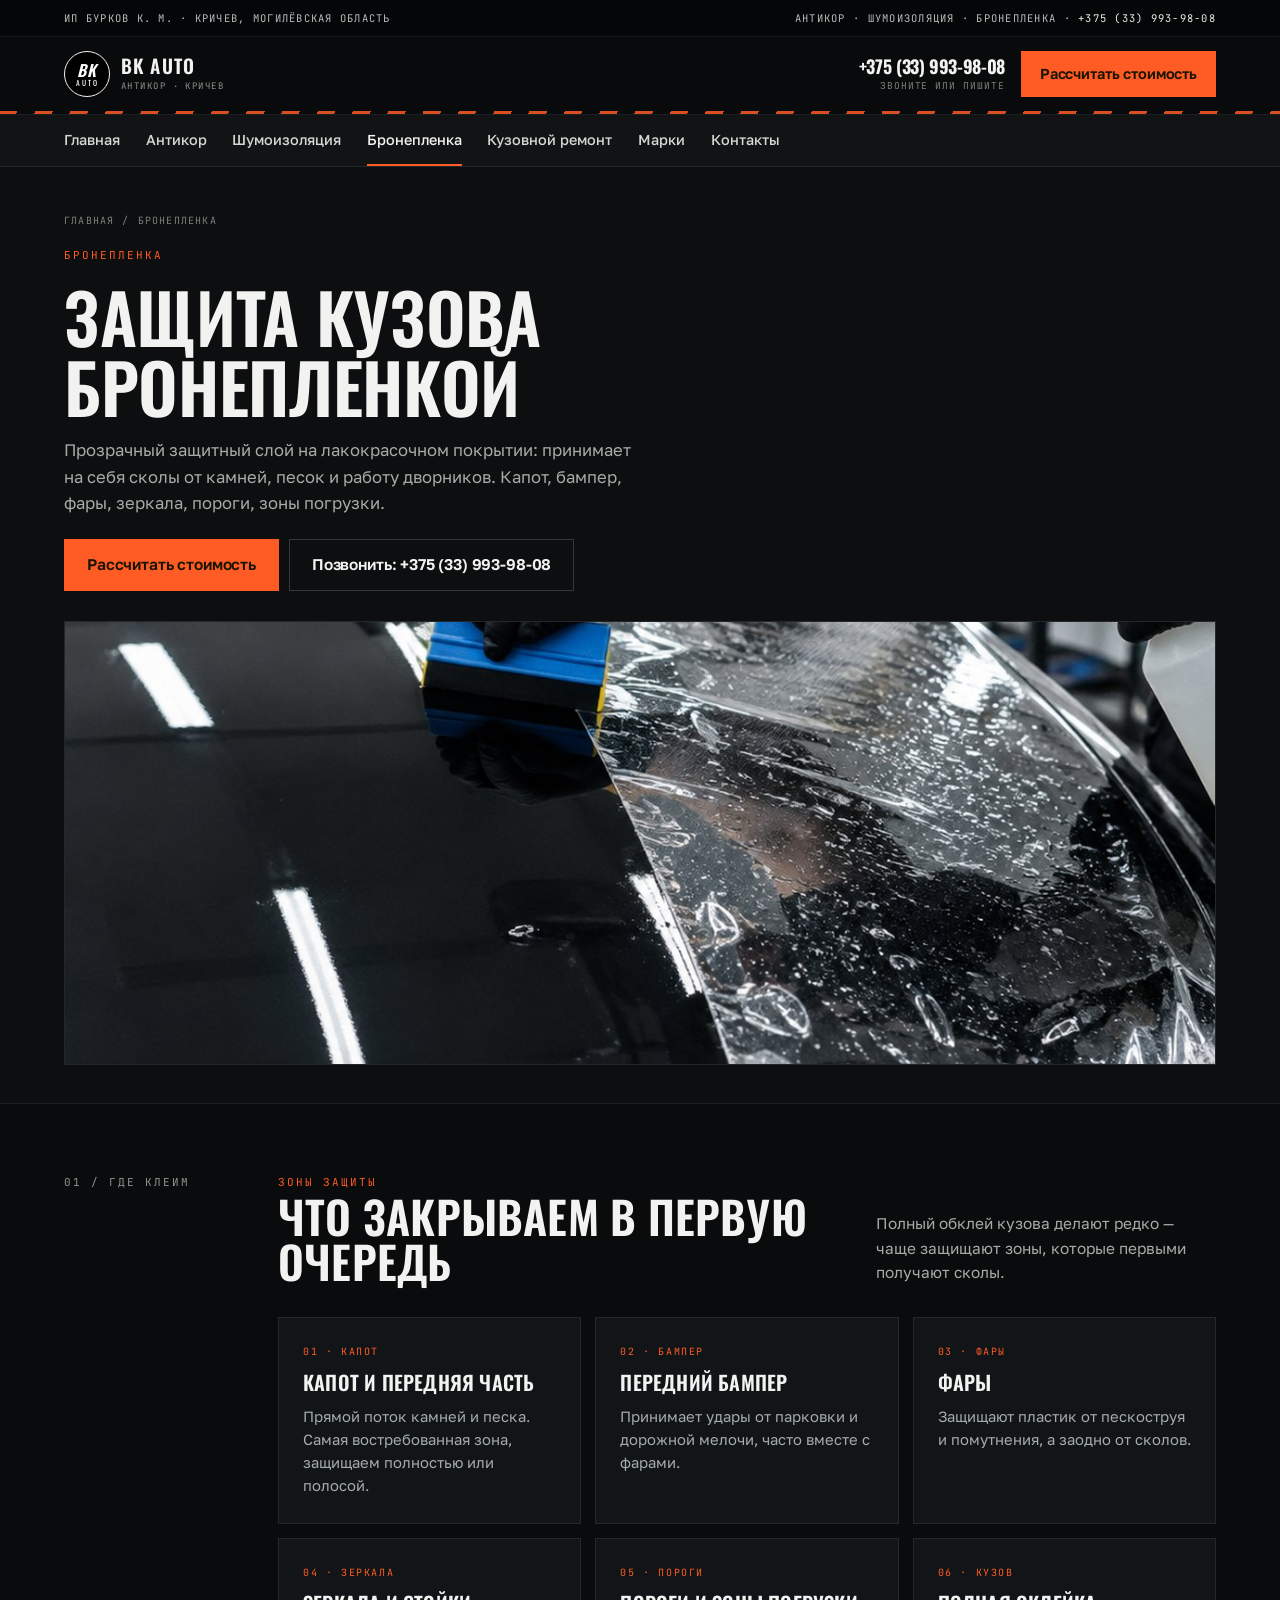
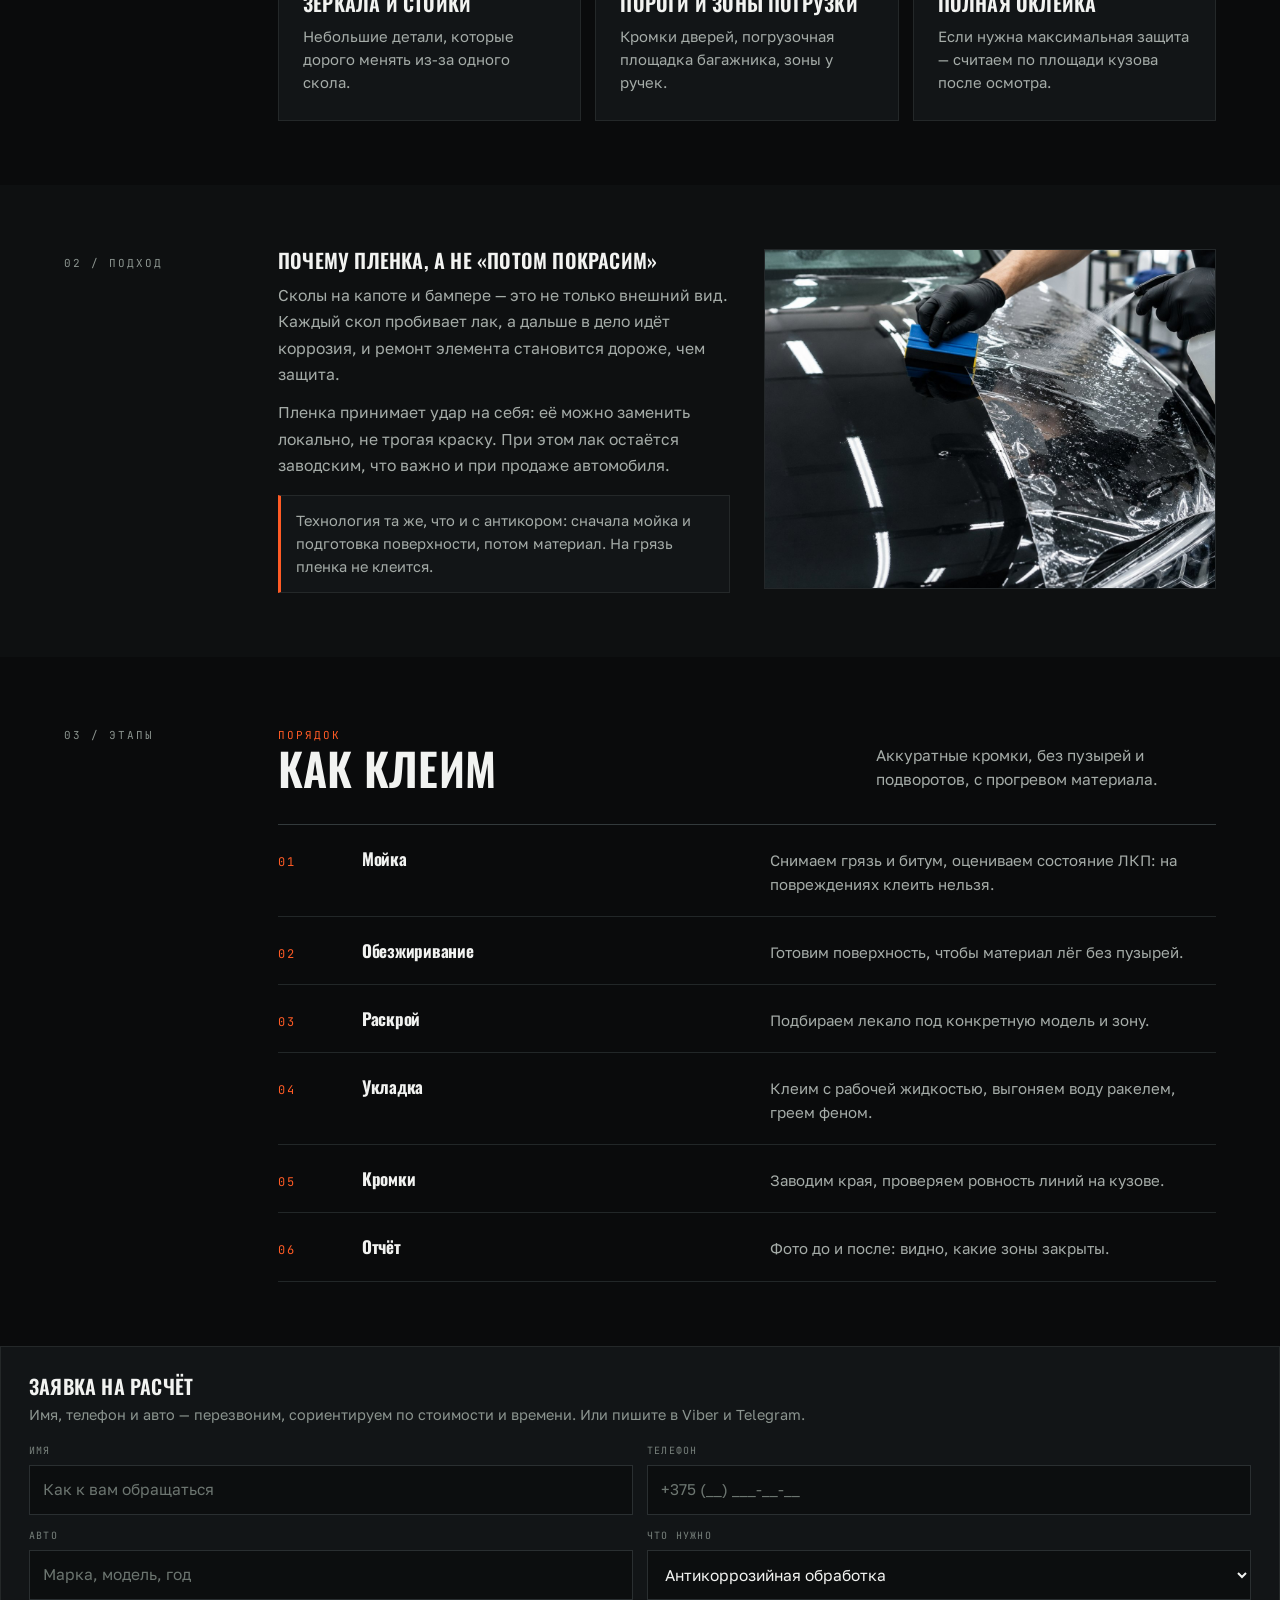
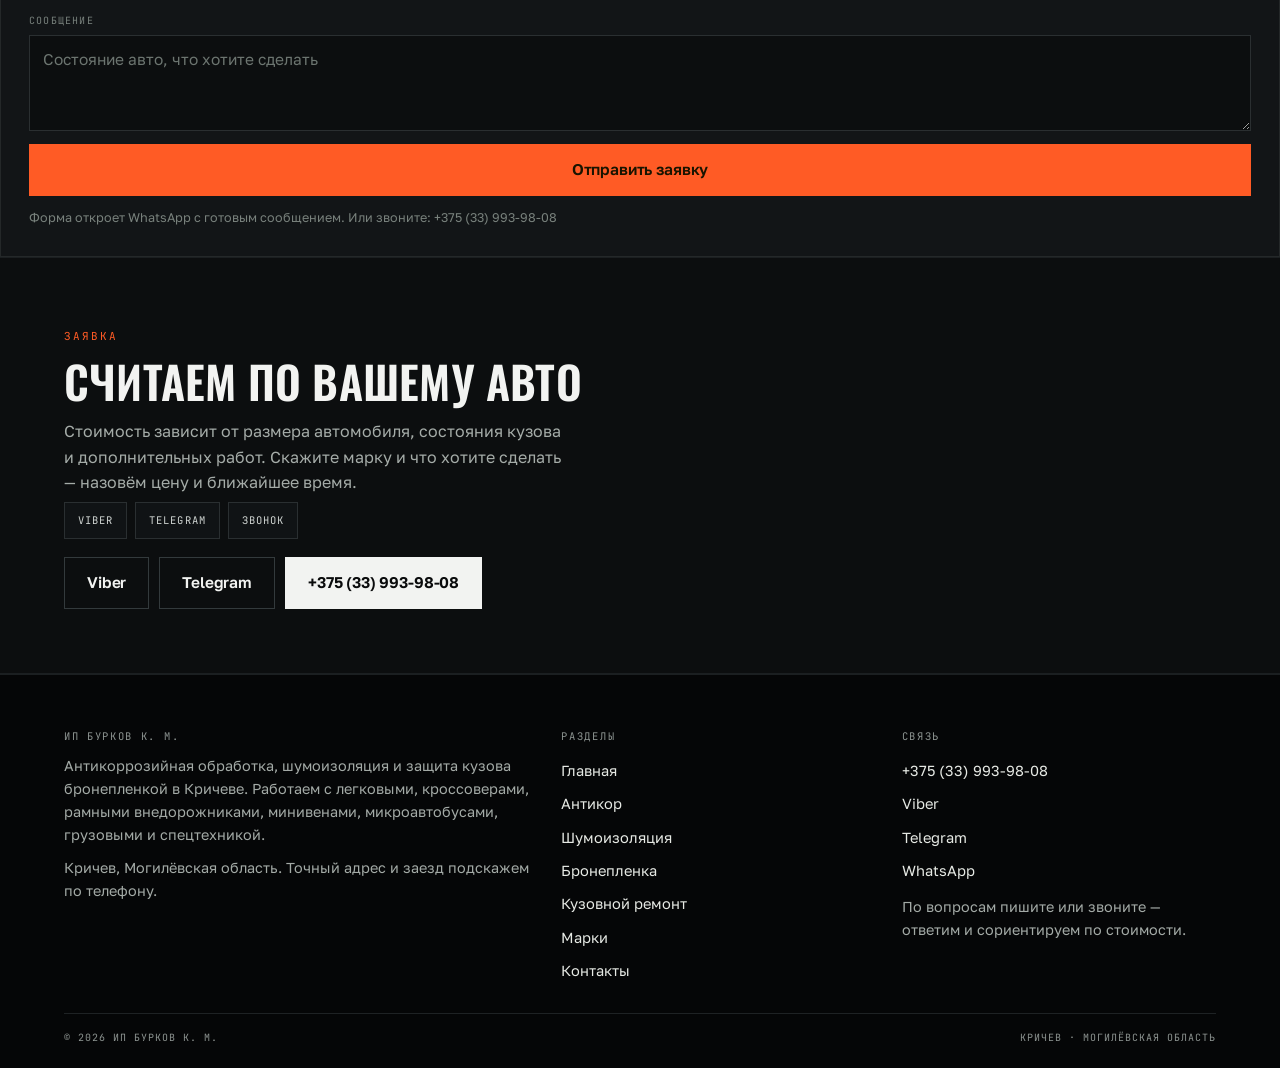
<file: broneplenka.html>
<!DOCTYPE html>
<html lang="ru">
<head>
<meta charset="utf-8">
<meta name="viewport" content="width=device-width, initial-scale=1">
<title>Бронепленка в Кричеве — защита кузова | ИП Бурков К. М.</title>
<meta name="description" content="Оклейка бронепленкой капота, бампера, фар, зеркал и порогов в Кричеве. Защита ЛКП от сколов и песка, аккуратные кромки. +375 (33) 993-98-08.">
<meta property="og:title" content="Бронепленка в Кричеве — защита кузова | ИП Бурков К. М.">
<meta property="og:description" content="Оклейка бронепленкой капота, бампера, фар, зеркал и порогов в Кричеве. Защита ЛКП от сколов и песка, аккуратные кромки. +375 (33) 993-98-08.">
<meta property="og:image" content="assets/img/hero.jpg">
<meta property="og:type" content="website">
<link rel="icon" href="assets/img/favicon.svg" type="image/svg+xml">
<link rel="preconnect" href="https://fonts.googleapis.com">
<link rel="preconnect" href="https://fonts.gstatic.com" crossorigin>
<link href="https://fonts.googleapis.com/css2?family=Oswald:wght@400;500;600;700&family=Golos+Text:wght@400;500;600&family=JetBrains+Mono:wght@400;500&display=swap" rel="stylesheet">
<link rel="stylesheet" href="assets/css/site.css">
</head>
<body>

<div class="topbar"><div class="wrap topbar__in">
<span>ИП Бурков К. М. · Кричев, Могилёвская область</span>
<span>Антикор · шумоизоляция · бронепленка · <a href="tel:+375339939808">+375 (33) 993-98-08</a></span>
</div></div>

<header class="hdr"><div class="wrap hdr__in">
<a class="logo" href="index.html"><i aria-hidden="true"><span>BK</span><em>AUTO</em></i><span><b>BK AUTO</b><span class="sub">антикор · Кричев</span></span></a>
<span class="hdr__sp"></span>
<a class="hdr__tel" href="tel:+375339939808">+375 (33) 993-98-08<span>звоните или пишите</span></a>
<a class="btn" href="index.html#zayavka">Рассчитать стоимость</a>
<button class="burger" id="burger" aria-label="Меню" aria-expanded="false" aria-controls="drawer"><span></span><span></span><span></span></button>
</div></header>

<nav class="nav" aria-label="Разделы"><div class="wrap nav__in"><a href="index.html">Главная</a><a href="antikor.html">Антикор</a><a href="shumoizolyaciya.html">Шумоизоляция</a><a href="broneplenka.html" aria-current="page">Бронепленка</a><a href="kuzov.html">Кузовной ремонт</a><a href="marki.html">Марки</a><a href="kontakty.html">Контакты</a></div></nav>
<main>
<section class="phead"><div class="wrap">
<div class="crumbs"><a href="index.html">Главная</a><span>/</span><span>Бронепленка</span></div>
<span class="kick">Бронепленка</span>
<h1>Защита кузова бронепленкой</h1>
<p class="phead__lead">Прозрачный защитный слой на лакокрасочном покрытии: принимает на себя сколы от камней, песок и работу дворников. Капот, бампер, фары, зеркала, пороги, зоны погрузки.</p>
<div class="phead__cta"><a class="btn" href="#zayavka">Рассчитать стоимость</a><a class="btn btn--ghost" href="tel:+375339939808">Позвонить: +375 (33) 993-98-08</a></div>
<div class="pimg"><img src="assets/img/bronya.jpg" alt="Защита кузова бронепленкой" fetchpriority="high"></div>
</div></section>

<section class="band"><div class="wrap sect"><div class="sect__side"><span class="mono">01 / где клеим</span></div><div class="sect__main">
<div class="sect__head"><div><span class="kick">Зоны защиты</span><h2>Что закрываем в первую очередь</h2></div><p>Полный обклей кузова делают редко — чаще защищают зоны, которые первыми получают сколы.</p></div>
<div class="svcs">
<article class="svc svc--flat"><div class="svc__body"><span class="svc__n">01 · капот</span><h3>Капот и передняя часть</h3><p>Прямой поток камней и песка. Самая востребованная зона, защищаем полностью или полосой.</p></div></article>
<article class="svc svc--flat"><div class="svc__body"><span class="svc__n">02 · бампер</span><h3>Передний бампер</h3><p>Принимает удары от парковки и дорожной мелочи, часто вместе с фарами.</p></div></article>
<article class="svc svc--flat"><div class="svc__body"><span class="svc__n">03 · фары</span><h3>Фары</h3><p>Защищают пластик от пескоструя и помутнения, а заодно от сколов.</p></div></article>
<article class="svc svc--flat"><div class="svc__body"><span class="svc__n">04 · зеркала</span><h3>Зеркала и стойки</h3><p>Небольшие детали, которые дорого менять из-за одного скола.</p></div></article>
<article class="svc svc--flat"><div class="svc__body"><span class="svc__n">05 · пороги</span><h3>Пороги и зоны погрузки</h3><p>Кромки дверей, погрузочная площадка багажника, зоны у ручек.</p></div></article>
<article class="svc svc--flat"><div class="svc__body"><span class="svc__n">06 · кузов</span><h3>Полная оклейка</h3><p>Если нужна максимальная защита — считаем по площади кузова после осмотра.</p></div></article>
</div>
</div></div></section>

<section class="band band--alt"><div class="wrap sect"><div class="sect__side"><span class="mono">02 / подход</span></div><div class="sect__main">
<div class="two">
<div class="prose"><h3>Почему пленка, а не «потом покрасим»</h3>
<p>Сколы на капоте и бампере — это не только внешний вид. Каждый скол пробивает лак, а дальше в дело идёт коррозия, и ремонт элемента становится дороже, чем защита.</p>
<p>Пленка принимает удар на себя: её можно заменить локально, не трогая краску. При этом лак остаётся заводским, что важно и при продаже автомобиля.</p>
<div class="note">Технология та же, что и с антикором: сначала мойка и подготовка поверхности, потом материал. На грязь пленка не клеится.</div></div>
<div><img src="assets/img/bronya.jpg" alt="Оклейка капота защитной пленкой" loading="lazy" style="border:1px solid var(--line)"></div>
</div>
</div></div></section>

<section class="band"><div class="wrap sect"><div class="sect__side"><span class="mono">03 / этапы</span></div><div class="sect__main">
<div class="sect__head"><div><span class="kick">Порядок</span><h2>Как клеим</h2></div><p>Аккуратные кромки, без пузырей и подворотов, с прогревом материала.</p></div>
<ol class="steps">
<li><span class="n">01</span><b>Мойка</b><p>Снимаем грязь и битум, оцениваем состояние ЛКП: на повреждениях клеить нельзя.</p></li>
<li><span class="n">02</span><b>Обезжиривание</b><p>Готовим поверхность, чтобы материал лёг без пузырей.</p></li>
<li><span class="n">03</span><b>Раскрой</b><p>Подбираем лекало под конкретную модель и зону.</p></li>
<li><span class="n">04</span><b>Укладка</b><p>Клеим с рабочей жидкостью, выгоняем воду ракелем, греем феном.</p></li>
<li><span class="n">05</span><b>Кромки</b><p>Заводим края, проверяем ровность линий на кузове.</p></li>
<li><span class="n">06</span><b>Отчёт</b><p>Фото до и после: видно, какие зоны закрыты.</p></li>
</ol>
</div></div></section>

<div class="form">
<h3>Заявка на расчёт</h3>
<p class="form__note">Имя, телефон и авто — перезвоним, сориентируем по стоимости и времени. Или пишите в Viber и Telegram.</p>
<form data-wa="Прошу сориентировать по стоимости и записать на удобное время." novalidate>
<div class="form__row">
<div class="fld"><label for="f-name">Имя</label><input id="f-name" name="name" type="text" autocomplete="name" placeholder="Как к вам обращаться"></div>
<div class="fld"><label for="f-phone">Телефон</label><input id="f-phone" name="phone" type="tel" autocomplete="tel" placeholder="+375 (__) ___-__-__" required></div>
</div>
<div class="form__row">
<div class="fld"><label for="f-car">Авто</label><input id="f-car" name="car" type="text" placeholder="Марка, модель, год"></div>
<div class="fld"><label for="f-what">Что нужно</label>
<select id="f-what" name="what">
<option>Антикоррозийная обработка</option>
<option>Шумоизоляция</option>
<option>Бронепленка</option>
<option>Кузовной ремонт и покраска</option>
<option>Пескоструйная обработка</option>
<option>Не знаю, нужен совет</option>
</select></div>
</div>
<div class="fld"><label for="f-msg">Сообщение</label><textarea id="f-msg" name="message" placeholder="Состояние авто, что хотите сделать"></textarea></div>
<button class="btn" type="submit" style="width:100%">Отправить заявку</button>
<div class="formout" aria-live="polite"></div>
<p style="font-size:12.6px;color:var(--muted);margin-top:10px">Форма откроет WhatsApp с готовым сообщением. Или звоните: +375 (33) 993-98-08</p>
</form>
</div>

<section class="band band--white" id="zayavka"><div class="wrap"><div class="two" style="align-items:start">
<div><span class="kick">Заявка</span><h2 style="margin-top:12px">Считаем по вашему авто</h2>
<p style="margin-top:14px;color:var(--body);max-width:50ch">Стоимость зависит от размера автомобиля, состояния кузова и дополнительных работ. Скажите марку и что хотите сделать — назовём цену и ближайшее время.</p>
<div class="tags"><span>Viber</span><span>Telegram</span><span>Звонок</span></div>
<div style="display:flex;gap:10px;flex-wrap:wrap;margin-top:18px"><a class="btn btn--ghost" href="viber://chat?number=%2B375339939808">Viber</a><a class="btn btn--ghost" href="https://t.me/+375339939808" target="_blank" rel="noopener">Telegram</a><a class="btn btn--dark" href="tel:+375339939808">+375 (33) 993-98-08</a></div>
</div>
</div></div></section>

</main>

<footer class="foot"><div class="wrap">
<div class="foot__grid">
<div><h4>ИП Бурков К. М.</h4>
<p>Антикоррозийная обработка, шумоизоляция и защита кузова бронепленкой в Кричеве. Работаем с легковыми, кроссоверами, рамными внедорожниками, минивенами, микроавтобусами, грузовыми и спецтехникой.</p>
<p style="margin-top:10px">Кричев, Могилёвская область. Точный адрес и заезд подскажем по телефону.</p></div>
<div><h4>Разделы</h4><a href="index.html">Главная</a><a href="antikor.html">Антикор</a><a href="shumoizolyaciya.html">Шумоизоляция</a><a href="broneplenka.html">Бронепленка</a><a href="kuzov.html">Кузовной ремонт</a><a href="marki.html">Марки</a><a href="kontakty.html">Контакты</a></div>
<div><h4>Связь</h4>
<a href="tel:+375339939808">+375 (33) 993-98-08</a>
<a href="viber://chat?number=%2B375339939808">Viber</a>
<a href="https://t.me/+375339939808" target="_blank" rel="noopener">Telegram</a>
<a href="https://wa.me/375339939808" target="_blank" rel="noopener">WhatsApp</a>
<p style="margin-top:8px">По вопросам пишите или звоните — ответим и сориентируем по стоимости.</p></div>
</div>
<div class="foot__bot"><span>© <span data-year>2026</span> ИП Бурков К. М.</span><span>Кричев · Могилёвская область</span></div>
</div></footer>

<div class="fbar">
<a href="tel:+375339939808"><svg viewBox="0 0 24 24"><path d="M5 4h4l2 5-2.5 1.5a12 12 0 0 0 5 5L15 13l5 2v4a2 2 0 0 1-2 2A16 16 0 0 1 3 6a2 2 0 0 1 2-2z"/></svg>Позвонить</a>
<a href="viber://chat?number=%2B375339939808"><svg viewBox="0 0 24 24"><path d="M12 3c5 0 9 3.4 9 7.6 0 4.2-4 7.6-9 7.6-1 0-2-.1-2.9-.4L5 20l.8-3.2C4.1 15.3 3 13.1 3 10.6 3 6.4 7 3 12 3z"/></svg>Viber</a>
<a href="https://t.me/+375339939808" target="_blank" rel="noopener"><svg viewBox="0 0 24 24"><path d="M21 4L3 11l5 2 2 6 3-4 5 3z"/></svg>Telegram</a>
<a href="index.html#zayavka"><svg viewBox="0 0 24 24"><path d="M4 6h16v12H4z"/><path d="M4 7l8 6 8-6"/></svg>Заявка</a>
</div>

<div class="drawer" id="drawer" data-open="false" aria-hidden="true"><div class="drawer__inner">
<div class="drawer__top"><span class="mono">Меню</span><button class="drawer__close" id="drawerClose" aria-label="Закрыть меню"></button></div>
<a class="dl" href="index.html">Главная</a><a class="dl" href="antikor.html">Антикор</a><a class="dl" href="shumoizolyaciya.html">Шумоизоляция</a><a class="dl" href="broneplenka.html">Бронепленка</a><a class="dl" href="kuzov.html">Кузовной ремонт</a><a class="dl" href="marki.html">Марки</a><a class="dl" href="kontakty.html">Контакты</a>
<a class="btn" href="tel:+375339939808" style="margin-top:18px">Позвонить: +375 (33) 993-98-08</a>
</div></div>

<script src="assets/js/main.js" defer></script>
</body></html>
</file>
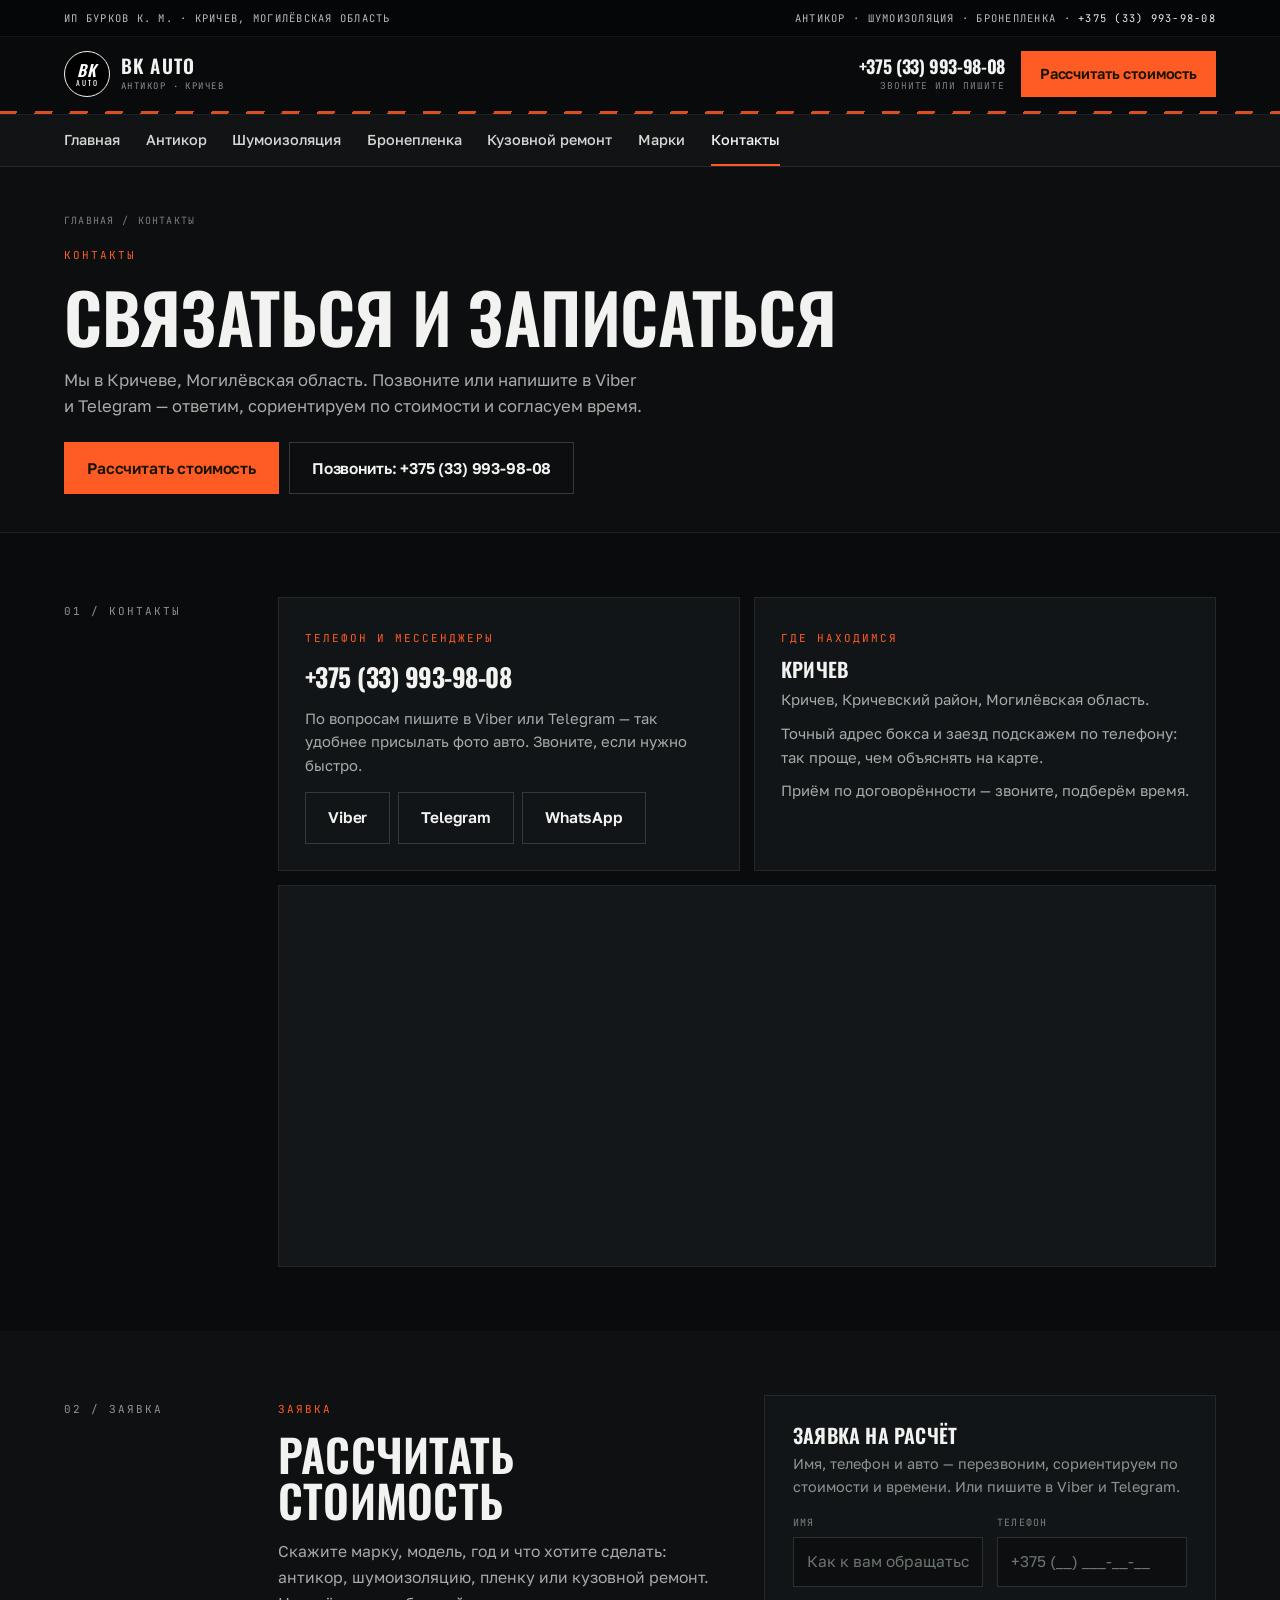
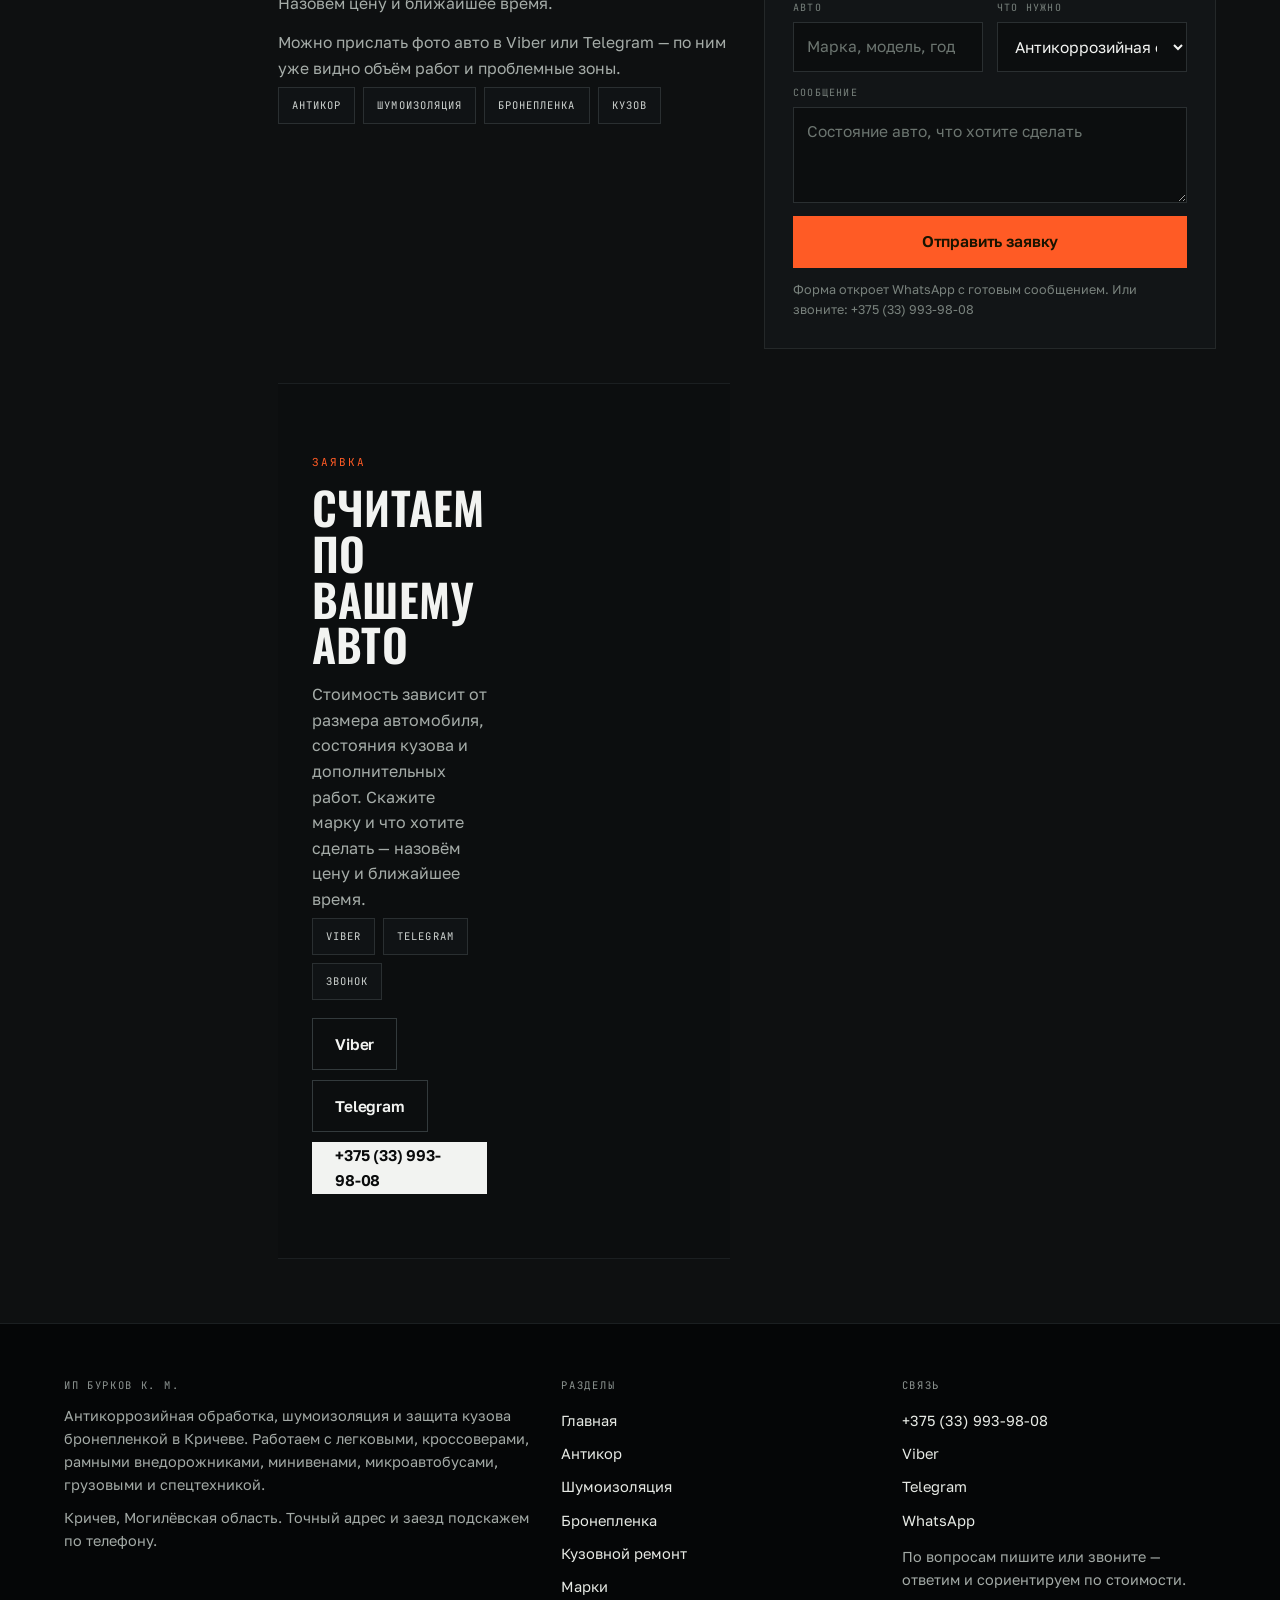
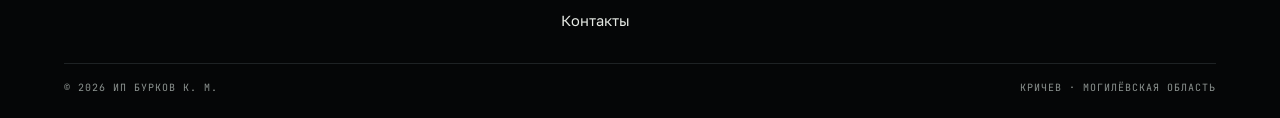
<file: kontakty.html>
<!DOCTYPE html>
<html lang="ru">
<head>
<meta charset="utf-8">
<meta name="viewport" content="width=device-width, initial-scale=1">
<title>Контакты — ИП Бурков К. М., Кричев</title>
<meta name="description" content="ИП Бурков К. М., Кричев, Могилёвская область. Телефон +375 (33) 993-98-08, Viber, Telegram. Антикор, шумоизоляция, бронепленка, кузовной ремонт.">
<meta property="og:title" content="Контакты — ИП Бурков К. М., Кричев">
<meta property="og:description" content="ИП Бурков К. М., Кричев, Могилёвская область. Телефон +375 (33) 993-98-08, Viber, Telegram. Антикор, шумоизоляция, бронепленка, кузовной ремонт.">
<meta property="og:image" content="assets/img/hero.jpg">
<meta property="og:type" content="website">
<link rel="icon" href="assets/img/favicon.svg" type="image/svg+xml">
<link rel="preconnect" href="https://fonts.googleapis.com">
<link rel="preconnect" href="https://fonts.gstatic.com" crossorigin>
<link href="https://fonts.googleapis.com/css2?family=Oswald:wght@400;500;600;700&family=Golos+Text:wght@400;500;600&family=JetBrains+Mono:wght@400;500&display=swap" rel="stylesheet">
<link rel="stylesheet" href="assets/css/site.css">
</head>
<body>

<div class="topbar"><div class="wrap topbar__in">
<span>ИП Бурков К. М. · Кричев, Могилёвская область</span>
<span>Антикор · шумоизоляция · бронепленка · <a href="tel:+375339939808">+375 (33) 993-98-08</a></span>
</div></div>

<header class="hdr"><div class="wrap hdr__in">
<a class="logo" href="index.html"><i aria-hidden="true"><span>BK</span><em>AUTO</em></i><span><b>BK AUTO</b><span class="sub">антикор · Кричев</span></span></a>
<span class="hdr__sp"></span>
<a class="hdr__tel" href="tel:+375339939808">+375 (33) 993-98-08<span>звоните или пишите</span></a>
<a class="btn" href="index.html#zayavka">Рассчитать стоимость</a>
<button class="burger" id="burger" aria-label="Меню" aria-expanded="false" aria-controls="drawer"><span></span><span></span><span></span></button>
</div></header>

<nav class="nav" aria-label="Разделы"><div class="wrap nav__in"><a href="index.html">Главная</a><a href="antikor.html">Антикор</a><a href="shumoizolyaciya.html">Шумоизоляция</a><a href="broneplenka.html">Бронепленка</a><a href="kuzov.html">Кузовной ремонт</a><a href="marki.html">Марки</a><a href="kontakty.html" aria-current="page">Контакты</a></div></nav>
<main>
<section class="phead"><div class="wrap">
<div class="crumbs"><a href="index.html">Главная</a><span>/</span><span>Контакты</span></div>
<span class="kick">Контакты</span>
<h1>Связаться и записаться</h1>
<p class="phead__lead">Мы в Кричеве, Могилёвская область. Позвоните или напишите в Viber и Telegram — ответим, сориентируем по стоимости и согласуем время.</p>
<div class="phead__cta"><a class="btn" href="#zayavka">Рассчитать стоимость</a><a class="btn btn--ghost" href="tel:+375339939808">Позвонить: +375 (33) 993-98-08</a></div>
</div></section>

<section class="band"><div class="wrap sect"><div class="sect__side"><span class="mono">01 / контакты</span></div><div class="sect__main">
<div class="ct-grid">
<div class="ct-card"><span class="kick">Телефон и мессенджеры</span>
<a class="big" href="tel:+375339939808">+375 (33) 993-98-08</a>
<p style="margin-top:10px">По вопросам пишите в Viber или Telegram — так удобнее присылать фото авто. Звоните, если нужно быстро.</p>
<div style="display:flex;gap:8px;flex-wrap:wrap;margin-top:14px"><a class="btn btn--ghost" href="viber://chat?number=%2B375339939808">Viber</a><a class="btn btn--ghost" href="https://t.me/+375339939808" target="_blank" rel="noopener">Telegram</a><a class="btn btn--ghost" href="https://wa.me/375339939808" target="_blank" rel="noopener">WhatsApp</a></div></div>
<div class="ct-card"><span class="kick">Где находимся</span>
<h3>Кричев</h3>
<p>Кричев, Кричевский район, Могилёвская область.</p>
<p style="margin-top:10px">Точный адрес бокса и заезд подскажем по телефону: так проще, чем объяснять на карте.</p>
<p style="margin-top:10px">Приём по договорённости — звоните, подберём время.</p></div>
</div>
<div class="map" style="margin-top:14px"><iframe src="https://www.google.com/maps?q=%D0%9A%D1%80%D0%B8%D1%87%D0%B5%D0%B2%2C%20%D0%9C%D0%BE%D0%B3%D0%B8%D0%BB%D1%91%D0%B2%D1%81%D0%BA%D0%B0%D1%8F%20%D0%BE%D0%B1%D0%BB%D0%B0%D1%81%D1%82%D1%8C&output=embed" loading="lazy" title="Кричев, Могилёвская область" referrerpolicy="no-referrer-when-downgrade"></iframe></div>
</div></div></section>

<section class="band band--alt" id="zayavka"><div class="wrap sect"><div class="sect__side"><span class="mono">02 / заявка</span></div><div class="sect__main">
<div class="two" style="align-items:start">
<div class="prose"><span class="kick">Заявка</span><h2 style="margin:12px 0 14px">Рассчитать стоимость</h2>
<p>Скажите марку, модель, год и что хотите сделать: антикор, шумоизоляцию, пленку или кузовной ремонт. Назовём цену и ближайшее время.</p>
<p>Можно прислать фото авто в Viber или Telegram — по ним уже видно объём работ и проблемные зоны.</p>
<div class="tags"><span>Антикор</span><span>Шумоизоляция</span><span>Бронепленка</span><span>Кузов</span></div></div>
<div class="form">
<h3>Заявка на расчёт</h3>
<p class="form__note">Имя, телефон и авто — перезвоним, сориентируем по стоимости и времени. Или пишите в Viber и Telegram.</p>
<form data-wa="Прошу сориентировать по стоимости и записать на удобное время." novalidate>
<div class="form__row">
<div class="fld"><label for="f-name">Имя</label><input id="f-name" name="name" type="text" autocomplete="name" placeholder="Как к вам обращаться"></div>
<div class="fld"><label for="f-phone">Телефон</label><input id="f-phone" name="phone" type="tel" autocomplete="tel" placeholder="+375 (__) ___-__-__" required></div>
</div>
<div class="form__row">
<div class="fld"><label for="f-car">Авто</label><input id="f-car" name="car" type="text" placeholder="Марка, модель, год"></div>
<div class="fld"><label for="f-what">Что нужно</label>
<select id="f-what" name="what">
<option>Антикоррозийная обработка</option>
<option>Шумоизоляция</option>
<option>Бронепленка</option>
<option>Кузовной ремонт и покраска</option>
<option>Пескоструйная обработка</option>
<option>Не знаю, нужен совет</option>
</select></div>
</div>
<div class="fld"><label for="f-msg">Сообщение</label><textarea id="f-msg" name="message" placeholder="Состояние авто, что хотите сделать"></textarea></div>
<button class="btn" type="submit" style="width:100%">Отправить заявку</button>
<div class="formout" aria-live="polite"></div>
<p style="font-size:12.6px;color:var(--muted);margin-top:10px">Форма откроет WhatsApp с готовым сообщением. Или звоните: +375 (33) 993-98-08</p>
</form>
</div>

<section class="band band--white" id="zayavka"><div class="wrap"><div class="two" style="align-items:start">
<div><span class="kick">Заявка</span><h2 style="margin-top:12px">Считаем по вашему авто</h2>
<p style="margin-top:14px;color:var(--body);max-width:50ch">Стоимость зависит от размера автомобиля, состояния кузова и дополнительных работ. Скажите марку и что хотите сделать — назовём цену и ближайшее время.</p>
<div class="tags"><span>Viber</span><span>Telegram</span><span>Звонок</span></div>
<div style="display:flex;gap:10px;flex-wrap:wrap;margin-top:18px"><a class="btn btn--ghost" href="viber://chat?number=%2B375339939808">Viber</a><a class="btn btn--ghost" href="https://t.me/+375339939808" target="_blank" rel="noopener">Telegram</a><a class="btn btn--dark" href="tel:+375339939808">+375 (33) 993-98-08</a></div>
</div>

</div>
</div></div></section>

</main>

<footer class="foot"><div class="wrap">
<div class="foot__grid">
<div><h4>ИП Бурков К. М.</h4>
<p>Антикоррозийная обработка, шумоизоляция и защита кузова бронепленкой в Кричеве. Работаем с легковыми, кроссоверами, рамными внедорожниками, минивенами, микроавтобусами, грузовыми и спецтехникой.</p>
<p style="margin-top:10px">Кричев, Могилёвская область. Точный адрес и заезд подскажем по телефону.</p></div>
<div><h4>Разделы</h4><a href="index.html">Главная</a><a href="antikor.html">Антикор</a><a href="shumoizolyaciya.html">Шумоизоляция</a><a href="broneplenka.html">Бронепленка</a><a href="kuzov.html">Кузовной ремонт</a><a href="marki.html">Марки</a><a href="kontakty.html">Контакты</a></div>
<div><h4>Связь</h4>
<a href="tel:+375339939808">+375 (33) 993-98-08</a>
<a href="viber://chat?number=%2B375339939808">Viber</a>
<a href="https://t.me/+375339939808" target="_blank" rel="noopener">Telegram</a>
<a href="https://wa.me/375339939808" target="_blank" rel="noopener">WhatsApp</a>
<p style="margin-top:8px">По вопросам пишите или звоните — ответим и сориентируем по стоимости.</p></div>
</div>
<div class="foot__bot"><span>© <span data-year>2026</span> ИП Бурков К. М.</span><span>Кричев · Могилёвская область</span></div>
</div></footer>

<div class="fbar">
<a href="tel:+375339939808"><svg viewBox="0 0 24 24"><path d="M5 4h4l2 5-2.5 1.5a12 12 0 0 0 5 5L15 13l5 2v4a2 2 0 0 1-2 2A16 16 0 0 1 3 6a2 2 0 0 1 2-2z"/></svg>Позвонить</a>
<a href="viber://chat?number=%2B375339939808"><svg viewBox="0 0 24 24"><path d="M12 3c5 0 9 3.4 9 7.6 0 4.2-4 7.6-9 7.6-1 0-2-.1-2.9-.4L5 20l.8-3.2C4.1 15.3 3 13.1 3 10.6 3 6.4 7 3 12 3z"/></svg>Viber</a>
<a href="https://t.me/+375339939808" target="_blank" rel="noopener"><svg viewBox="0 0 24 24"><path d="M21 4L3 11l5 2 2 6 3-4 5 3z"/></svg>Telegram</a>
<a href="index.html#zayavka"><svg viewBox="0 0 24 24"><path d="M4 6h16v12H4z"/><path d="M4 7l8 6 8-6"/></svg>Заявка</a>
</div>

<div class="drawer" id="drawer" data-open="false" aria-hidden="true"><div class="drawer__inner">
<div class="drawer__top"><span class="mono">Меню</span><button class="drawer__close" id="drawerClose" aria-label="Закрыть меню"></button></div>
<a class="dl" href="index.html">Главная</a><a class="dl" href="antikor.html">Антикор</a><a class="dl" href="shumoizolyaciya.html">Шумоизоляция</a><a class="dl" href="broneplenka.html">Бронепленка</a><a class="dl" href="kuzov.html">Кузовной ремонт</a><a class="dl" href="marki.html">Марки</a><a class="dl" href="kontakty.html">Контакты</a>
<a class="btn" href="tel:+375339939808" style="margin-top:18px">Позвонить: +375 (33) 993-98-08</a>
</div></div>

<script src="assets/js/main.js" defer></script>
</body></html>
</file>
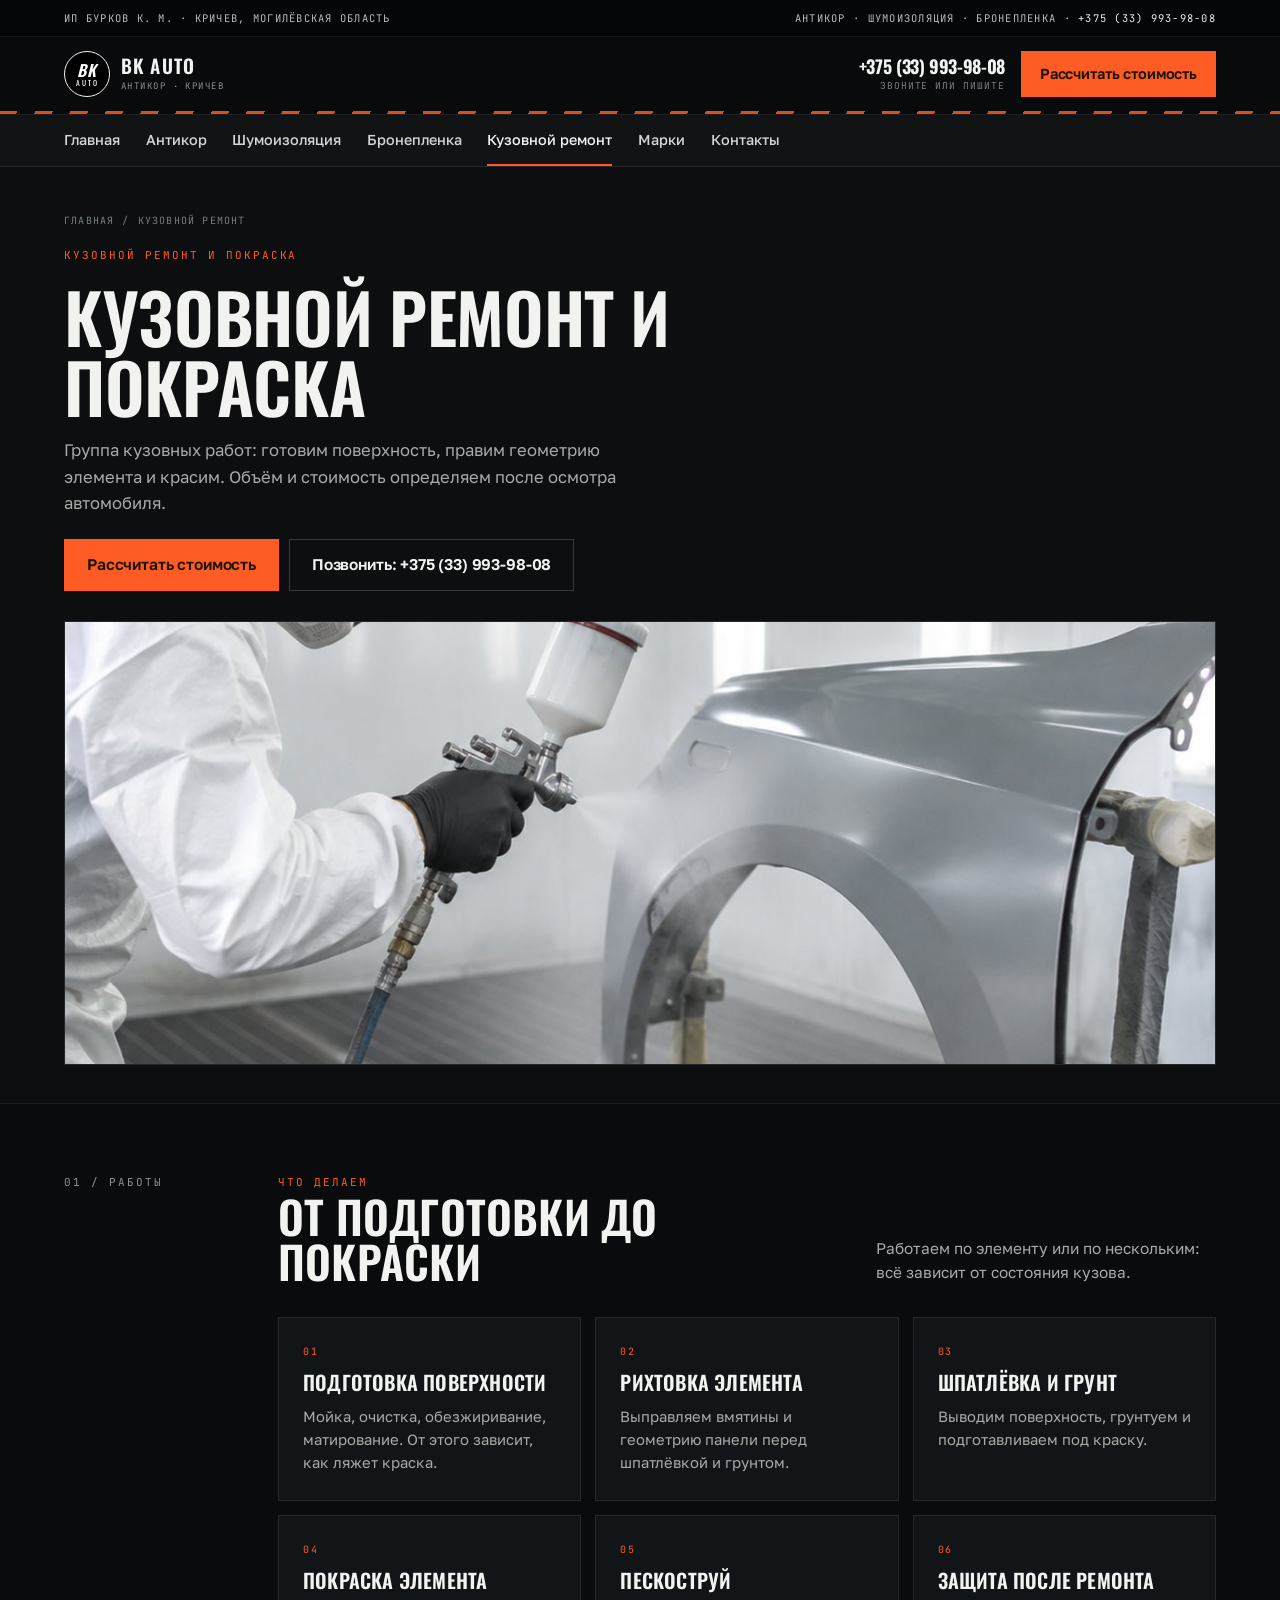
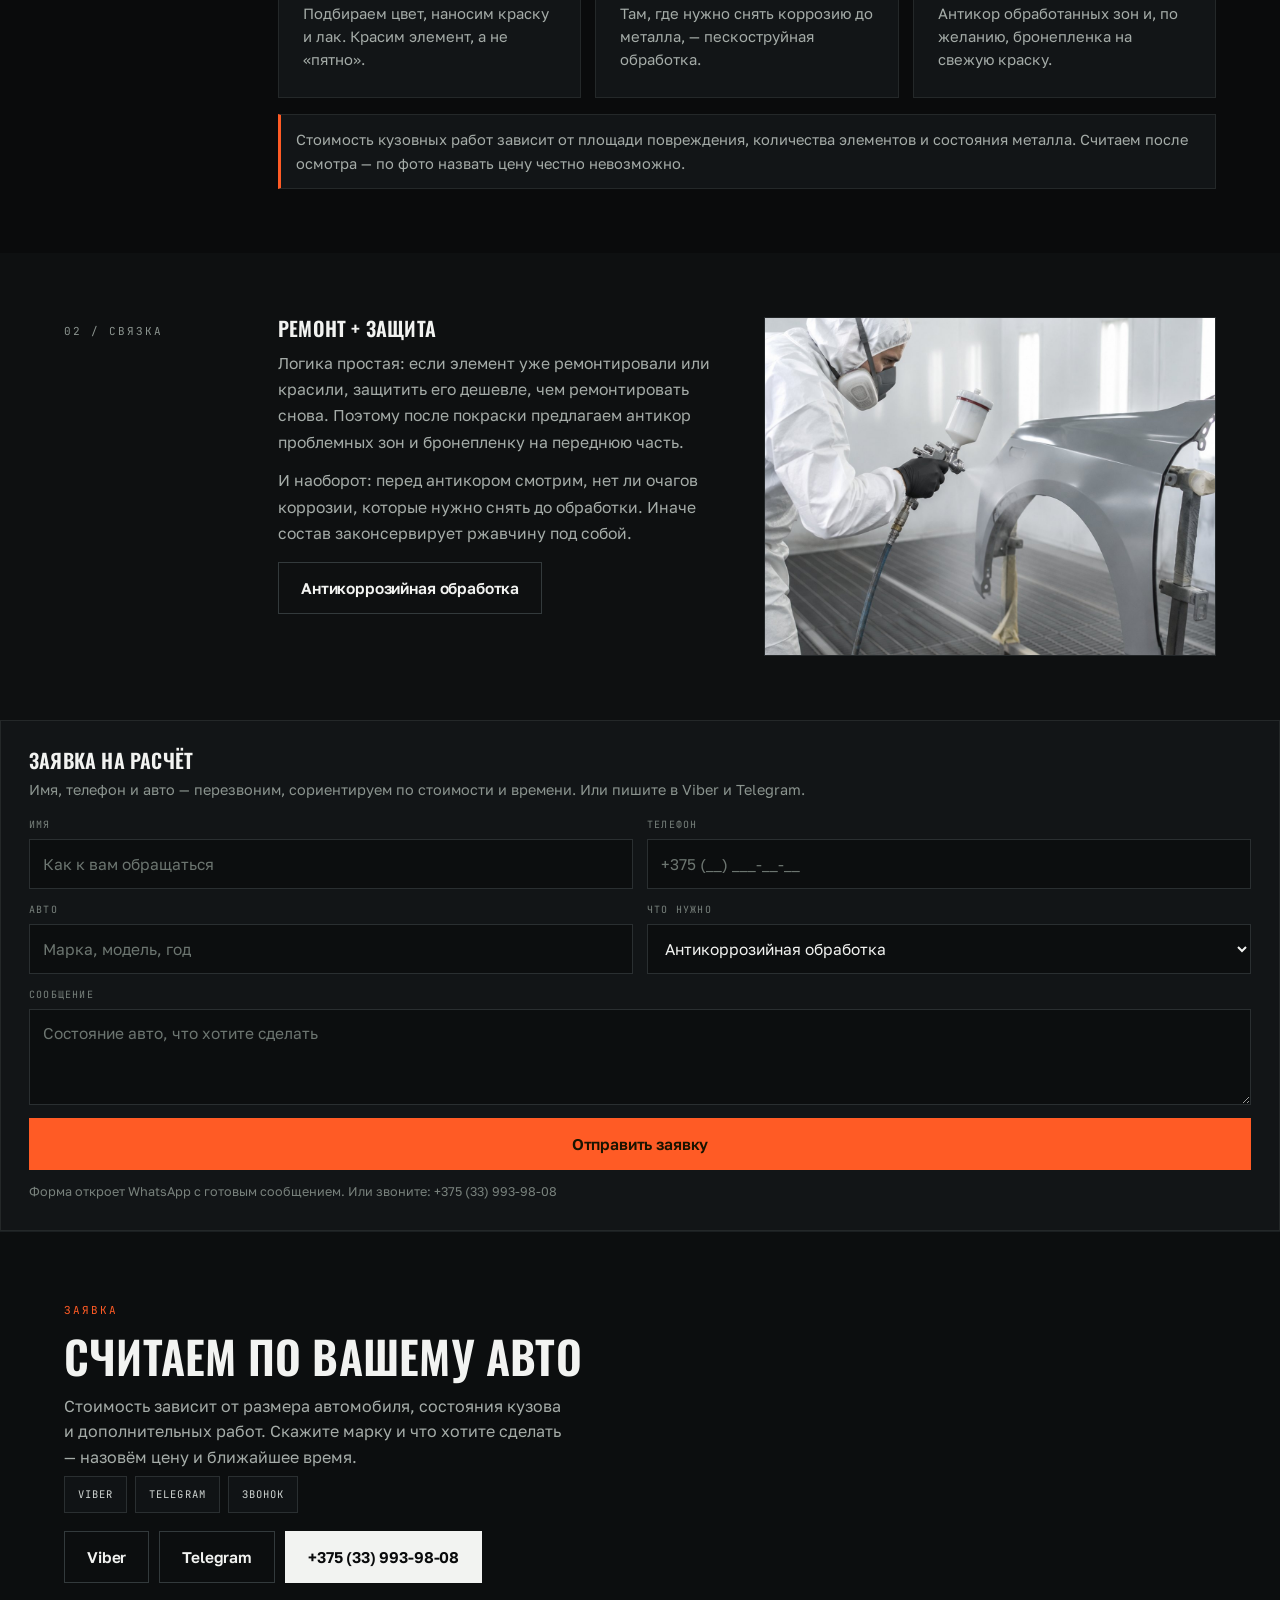
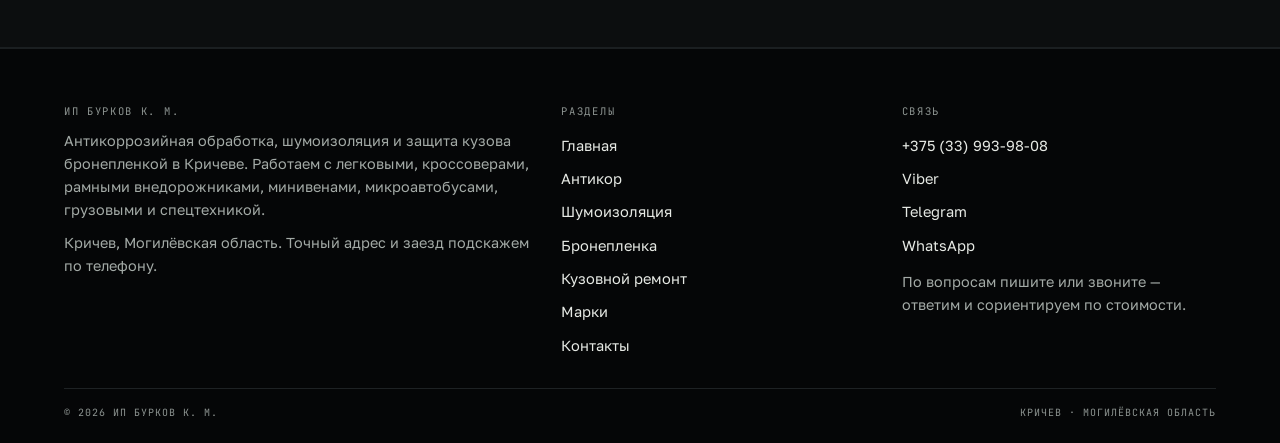
<file: kuzov.html>
<!DOCTYPE html>
<html lang="ru">
<head>
<meta charset="utf-8">
<meta name="viewport" content="width=device-width, initial-scale=1">
<title>Кузовной ремонт и покраска в Кричеве — ИП Бурков К. М.</title>
<meta name="description" content="Кузовной ремонт и покраска в Кричеве: подготовка, рихтовка, шпатлёвка, грунт, покраска элемента, антикор после ремонта. +375 (33) 993-98-08.">
<meta property="og:title" content="Кузовной ремонт и покраска в Кричеве — ИП Бурков К. М.">
<meta property="og:description" content="Кузовной ремонт и покраска в Кричеве: подготовка, рихтовка, шпатлёвка, грунт, покраска элемента, антикор после ремонта. +375 (33) 993-98-08.">
<meta property="og:image" content="assets/img/hero.jpg">
<meta property="og:type" content="website">
<link rel="icon" href="assets/img/favicon.svg" type="image/svg+xml">
<link rel="preconnect" href="https://fonts.googleapis.com">
<link rel="preconnect" href="https://fonts.gstatic.com" crossorigin>
<link href="https://fonts.googleapis.com/css2?family=Oswald:wght@400;500;600;700&family=Golos+Text:wght@400;500;600&family=JetBrains+Mono:wght@400;500&display=swap" rel="stylesheet">
<link rel="stylesheet" href="assets/css/site.css">
</head>
<body>

<div class="topbar"><div class="wrap topbar__in">
<span>ИП Бурков К. М. · Кричев, Могилёвская область</span>
<span>Антикор · шумоизоляция · бронепленка · <a href="tel:+375339939808">+375 (33) 993-98-08</a></span>
</div></div>

<header class="hdr"><div class="wrap hdr__in">
<a class="logo" href="index.html"><i aria-hidden="true"><span>BK</span><em>AUTO</em></i><span><b>BK AUTO</b><span class="sub">антикор · Кричев</span></span></a>
<span class="hdr__sp"></span>
<a class="hdr__tel" href="tel:+375339939808">+375 (33) 993-98-08<span>звоните или пишите</span></a>
<a class="btn" href="index.html#zayavka">Рассчитать стоимость</a>
<button class="burger" id="burger" aria-label="Меню" aria-expanded="false" aria-controls="drawer"><span></span><span></span><span></span></button>
</div></header>

<nav class="nav" aria-label="Разделы"><div class="wrap nav__in"><a href="index.html">Главная</a><a href="antikor.html">Антикор</a><a href="shumoizolyaciya.html">Шумоизоляция</a><a href="broneplenka.html">Бронепленка</a><a href="kuzov.html" aria-current="page">Кузовной ремонт</a><a href="marki.html">Марки</a><a href="kontakty.html">Контакты</a></div></nav>
<main>
<section class="phead"><div class="wrap">
<div class="crumbs"><a href="index.html">Главная</a><span>/</span><span>Кузовной ремонт</span></div>
<span class="kick">Кузовной ремонт и покраска</span>
<h1>Кузовной ремонт и покраска</h1>
<p class="phead__lead">Группа кузовных работ: готовим поверхность, правим геометрию элемента и красим. Объём и стоимость определяем после осмотра автомобиля.</p>
<div class="phead__cta"><a class="btn" href="#zayavka">Рассчитать стоимость</a><a class="btn btn--ghost" href="tel:+375339939808">Позвонить: +375 (33) 993-98-08</a></div>
<div class="pimg"><img src="assets/img/kuzov.jpg" alt="Кузовной ремонт и покраска" fetchpriority="high"></div>
</div></section>

<section class="band"><div class="wrap sect"><div class="sect__side"><span class="mono">01 / работы</span></div><div class="sect__main">
<div class="sect__head"><div><span class="kick">Что делаем</span><h2>От подготовки до покраски</h2></div><p>Работаем по элементу или по нескольким: всё зависит от состояния кузова.</p></div>
<div class="svcs">
<article class="svc svc--flat"><div class="svc__body"><span class="svc__n">01</span><h3>Подготовка поверхности</h3><p>Мойка, очистка, обезжиривание, матирование. От этого зависит, как ляжет краска.</p></div></article>
<article class="svc svc--flat"><div class="svc__body"><span class="svc__n">02</span><h3>Рихтовка элемента</h3><p>Выправляем вмятины и геометрию панели перед шпатлёвкой и грунтом.</p></div></article>
<article class="svc svc--flat"><div class="svc__body"><span class="svc__n">03</span><h3>Шпатлёвка и грунт</h3><p>Выводим поверхность, грунтуем и подготавливаем под краску.</p></div></article>
<article class="svc svc--flat"><div class="svc__body"><span class="svc__n">04</span><h3>Покраска элемента</h3><p>Подбираем цвет, наносим краску и лак. Красим элемент, а не «пятно».</p></div></article>
<article class="svc svc--flat"><div class="svc__body"><span class="svc__n">05</span><h3>Пескоструй</h3><p>Там, где нужно снять коррозию до металла, — пескоструйная обработка.</p></div></article>
<article class="svc svc--flat"><div class="svc__body"><span class="svc__n">06</span><h3>Защита после ремонта</h3><p>Антикор обработанных зон и, по желанию, бронепленка на свежую краску.</p></div></article>
</div>
<div class="note">Стоимость кузовных работ зависит от площади повреждения, количества элементов и состояния металла. Считаем после осмотра — по фото назвать цену честно невозможно.</div>
</div></div></section>

<section class="band band--alt"><div class="wrap sect"><div class="sect__side"><span class="mono">02 / связка</span></div><div class="sect__main">
<div class="two">
<div class="prose"><h3>Ремонт + защита</h3>
<p>Логика простая: если элемент уже ремонтировали или красили, защитить его дешевле, чем ремонтировать снова. Поэтому после покраски предлагаем антикор проблемных зон и бронепленку на переднюю часть.</p>
<p>И наоборот: перед антикором смотрим, нет ли очагов коррозии, которые нужно снять до обработки. Иначе состав законсервирует ржавчину под собой.</p>
<a class="btn btn--ghost" href="antikor.html" style="margin-top:16px">Антикоррозийная обработка</a></div>
<div><img src="assets/img/kuzov.jpg" alt="Покраска кузовного элемента" loading="lazy" style="border:1px solid var(--line)"></div>
</div>
</div></div></section>

<div class="form">
<h3>Заявка на расчёт</h3>
<p class="form__note">Имя, телефон и авто — перезвоним, сориентируем по стоимости и времени. Или пишите в Viber и Telegram.</p>
<form data-wa="Прошу сориентировать по стоимости и записать на удобное время." novalidate>
<div class="form__row">
<div class="fld"><label for="f-name">Имя</label><input id="f-name" name="name" type="text" autocomplete="name" placeholder="Как к вам обращаться"></div>
<div class="fld"><label for="f-phone">Телефон</label><input id="f-phone" name="phone" type="tel" autocomplete="tel" placeholder="+375 (__) ___-__-__" required></div>
</div>
<div class="form__row">
<div class="fld"><label for="f-car">Авто</label><input id="f-car" name="car" type="text" placeholder="Марка, модель, год"></div>
<div class="fld"><label for="f-what">Что нужно</label>
<select id="f-what" name="what">
<option>Антикоррозийная обработка</option>
<option>Шумоизоляция</option>
<option>Бронепленка</option>
<option>Кузовной ремонт и покраска</option>
<option>Пескоструйная обработка</option>
<option>Не знаю, нужен совет</option>
</select></div>
</div>
<div class="fld"><label for="f-msg">Сообщение</label><textarea id="f-msg" name="message" placeholder="Состояние авто, что хотите сделать"></textarea></div>
<button class="btn" type="submit" style="width:100%">Отправить заявку</button>
<div class="formout" aria-live="polite"></div>
<p style="font-size:12.6px;color:var(--muted);margin-top:10px">Форма откроет WhatsApp с готовым сообщением. Или звоните: +375 (33) 993-98-08</p>
</form>
</div>

<section class="band band--white" id="zayavka"><div class="wrap"><div class="two" style="align-items:start">
<div><span class="kick">Заявка</span><h2 style="margin-top:12px">Считаем по вашему авто</h2>
<p style="margin-top:14px;color:var(--body);max-width:50ch">Стоимость зависит от размера автомобиля, состояния кузова и дополнительных работ. Скажите марку и что хотите сделать — назовём цену и ближайшее время.</p>
<div class="tags"><span>Viber</span><span>Telegram</span><span>Звонок</span></div>
<div style="display:flex;gap:10px;flex-wrap:wrap;margin-top:18px"><a class="btn btn--ghost" href="viber://chat?number=%2B375339939808">Viber</a><a class="btn btn--ghost" href="https://t.me/+375339939808" target="_blank" rel="noopener">Telegram</a><a class="btn btn--dark" href="tel:+375339939808">+375 (33) 993-98-08</a></div>
</div>
</div></div></section>

</main>

<footer class="foot"><div class="wrap">
<div class="foot__grid">
<div><h4>ИП Бурков К. М.</h4>
<p>Антикоррозийная обработка, шумоизоляция и защита кузова бронепленкой в Кричеве. Работаем с легковыми, кроссоверами, рамными внедорожниками, минивенами, микроавтобусами, грузовыми и спецтехникой.</p>
<p style="margin-top:10px">Кричев, Могилёвская область. Точный адрес и заезд подскажем по телефону.</p></div>
<div><h4>Разделы</h4><a href="index.html">Главная</a><a href="antikor.html">Антикор</a><a href="shumoizolyaciya.html">Шумоизоляция</a><a href="broneplenka.html">Бронепленка</a><a href="kuzov.html">Кузовной ремонт</a><a href="marki.html">Марки</a><a href="kontakty.html">Контакты</a></div>
<div><h4>Связь</h4>
<a href="tel:+375339939808">+375 (33) 993-98-08</a>
<a href="viber://chat?number=%2B375339939808">Viber</a>
<a href="https://t.me/+375339939808" target="_blank" rel="noopener">Telegram</a>
<a href="https://wa.me/375339939808" target="_blank" rel="noopener">WhatsApp</a>
<p style="margin-top:8px">По вопросам пишите или звоните — ответим и сориентируем по стоимости.</p></div>
</div>
<div class="foot__bot"><span>© <span data-year>2026</span> ИП Бурков К. М.</span><span>Кричев · Могилёвская область</span></div>
</div></footer>

<div class="fbar">
<a href="tel:+375339939808"><svg viewBox="0 0 24 24"><path d="M5 4h4l2 5-2.5 1.5a12 12 0 0 0 5 5L15 13l5 2v4a2 2 0 0 1-2 2A16 16 0 0 1 3 6a2 2 0 0 1 2-2z"/></svg>Позвонить</a>
<a href="viber://chat?number=%2B375339939808"><svg viewBox="0 0 24 24"><path d="M12 3c5 0 9 3.4 9 7.6 0 4.2-4 7.6-9 7.6-1 0-2-.1-2.9-.4L5 20l.8-3.2C4.1 15.3 3 13.1 3 10.6 3 6.4 7 3 12 3z"/></svg>Viber</a>
<a href="https://t.me/+375339939808" target="_blank" rel="noopener"><svg viewBox="0 0 24 24"><path d="M21 4L3 11l5 2 2 6 3-4 5 3z"/></svg>Telegram</a>
<a href="index.html#zayavka"><svg viewBox="0 0 24 24"><path d="M4 6h16v12H4z"/><path d="M4 7l8 6 8-6"/></svg>Заявка</a>
</div>

<div class="drawer" id="drawer" data-open="false" aria-hidden="true"><div class="drawer__inner">
<div class="drawer__top"><span class="mono">Меню</span><button class="drawer__close" id="drawerClose" aria-label="Закрыть меню"></button></div>
<a class="dl" href="index.html">Главная</a><a class="dl" href="antikor.html">Антикор</a><a class="dl" href="shumoizolyaciya.html">Шумоизоляция</a><a class="dl" href="broneplenka.html">Бронепленка</a><a class="dl" href="kuzov.html">Кузовной ремонт</a><a class="dl" href="marki.html">Марки</a><a class="dl" href="kontakty.html">Контакты</a>
<a class="btn" href="tel:+375339939808" style="margin-top:18px">Позвонить: +375 (33) 993-98-08</a>
</div></div>

<script src="assets/js/main.js" defer></script>
</body></html>
</file>
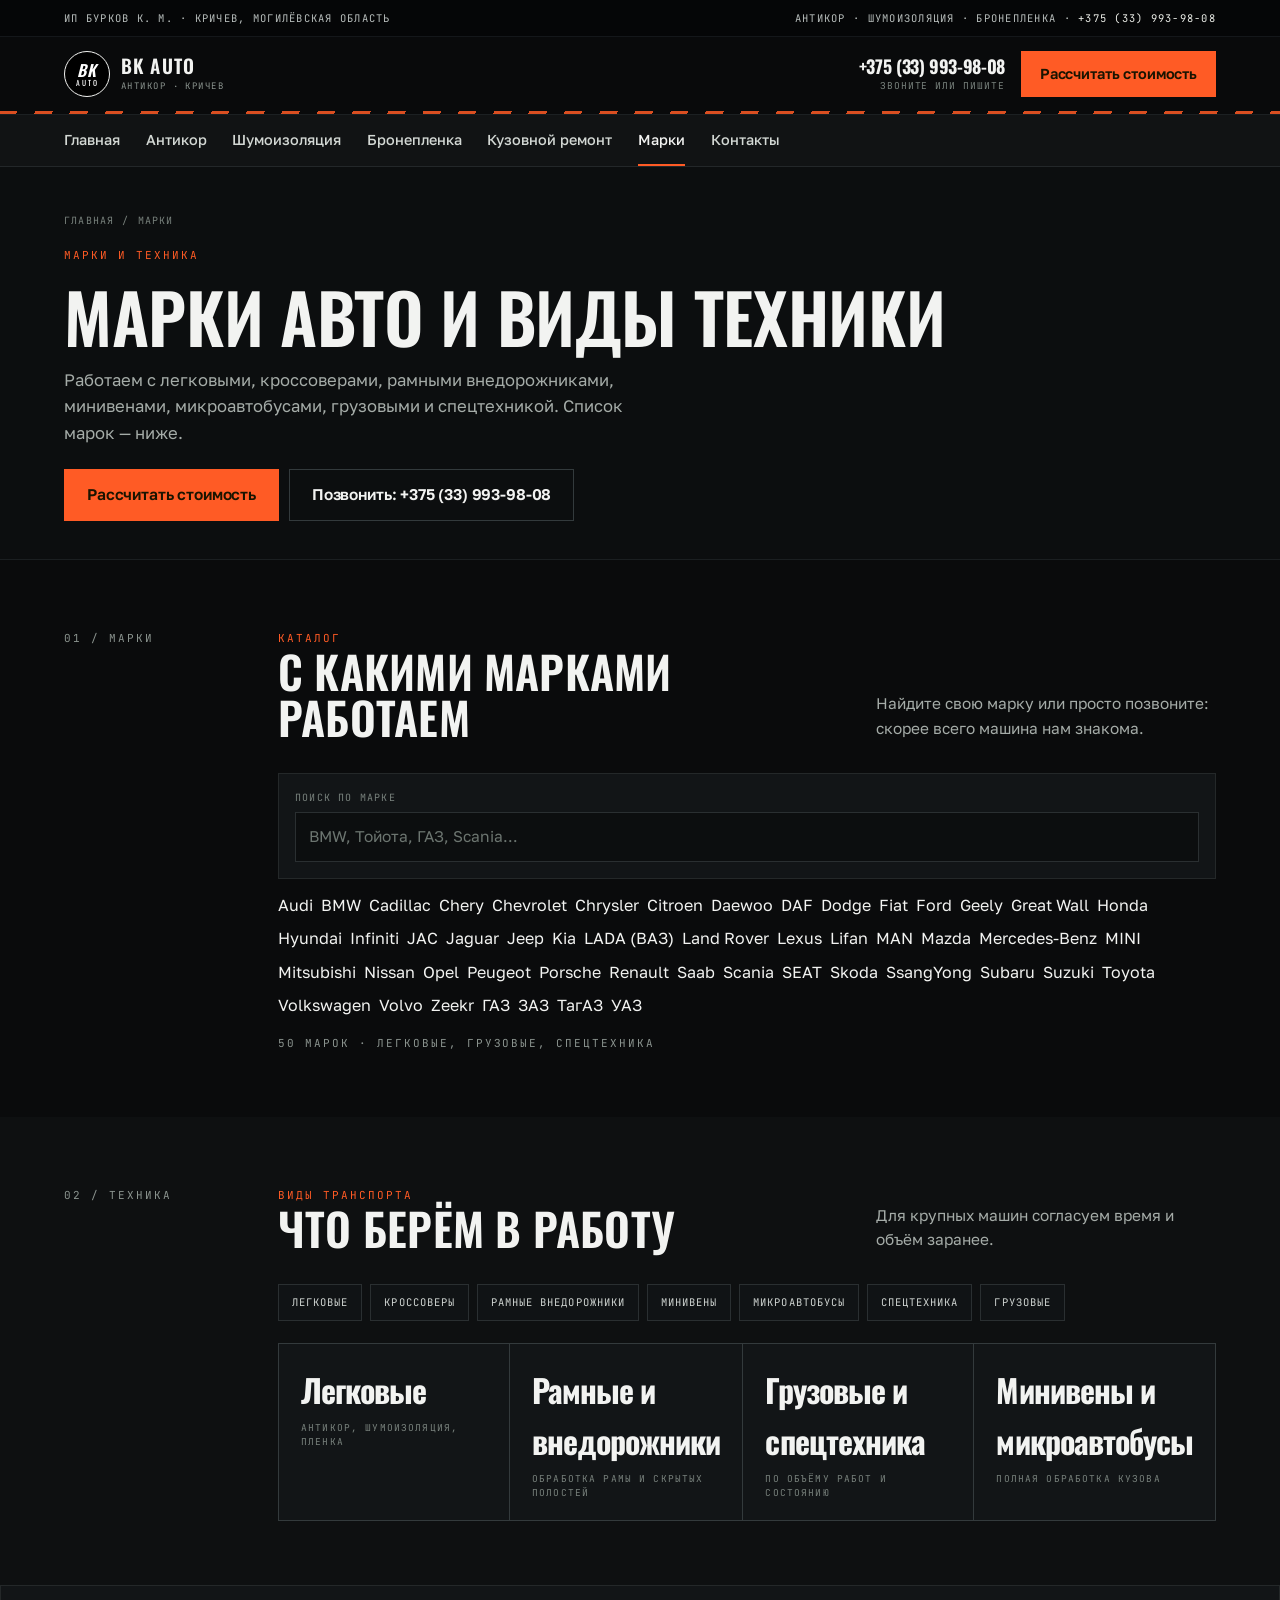
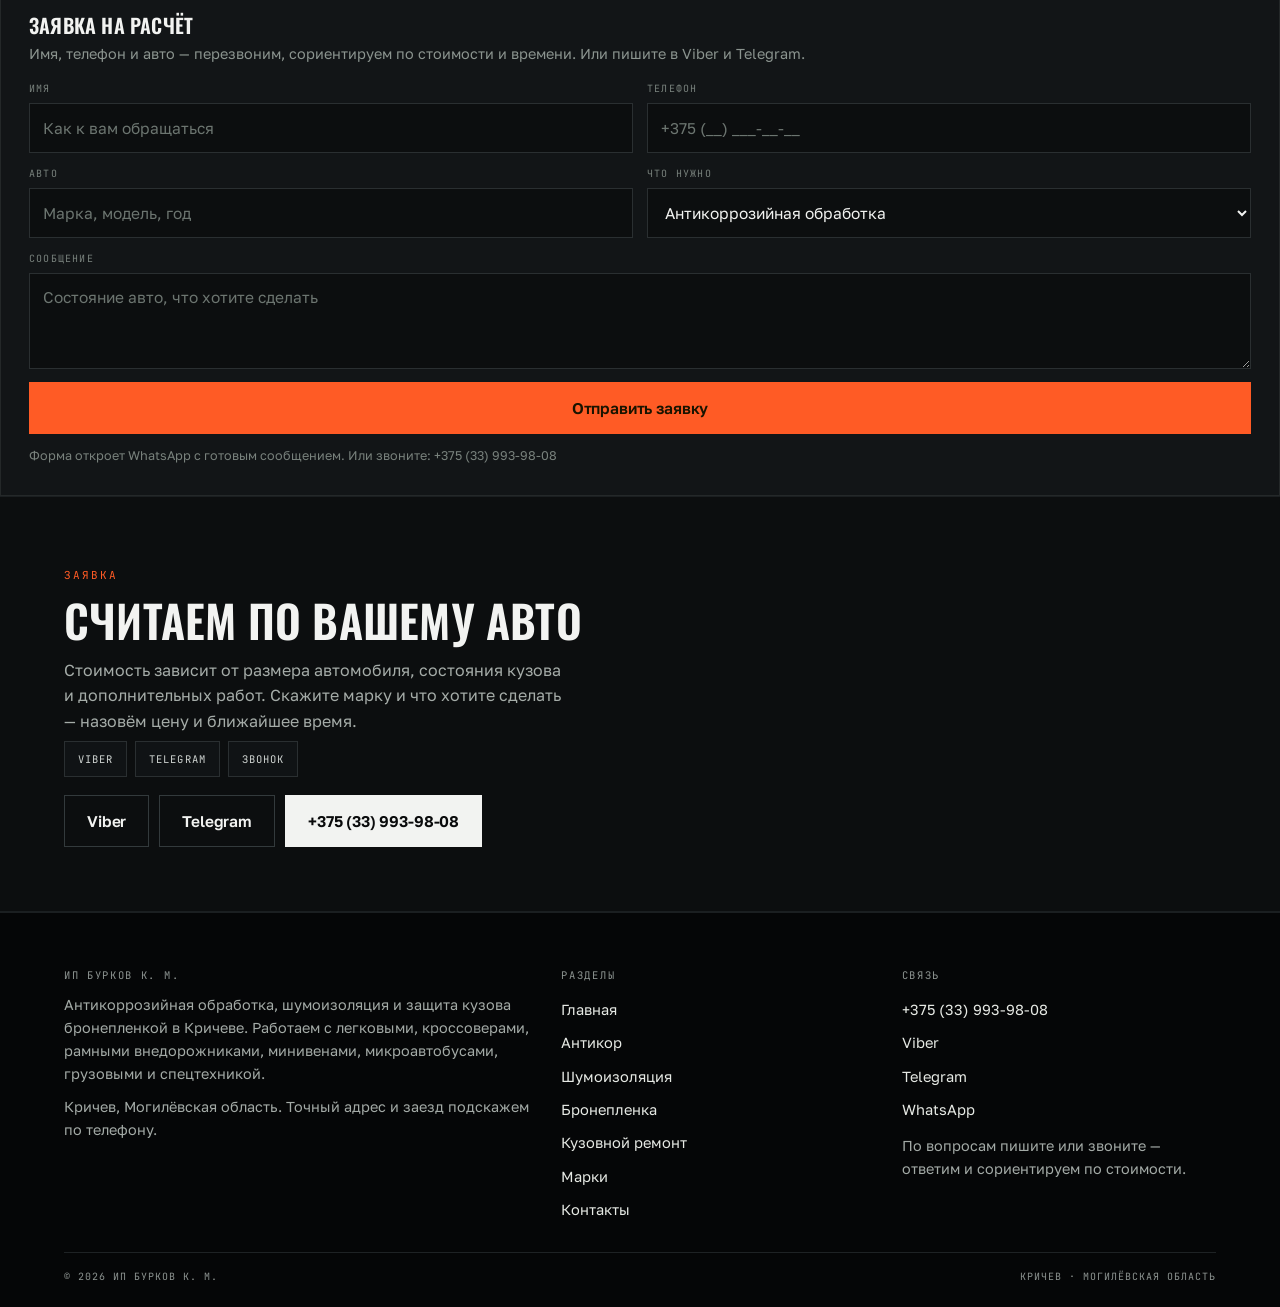
<file: marki.html>
<!DOCTYPE html>
<html lang="ru">
<head>
<meta charset="utf-8">
<meta name="viewport" content="width=device-width, initial-scale=1">
<title>Марки авто и техника — Кричев | ИП Бурков К. М.</title>
<meta name="description" content="Работаем с 49 марками: Audi, BMW, Mercedes-Benz, Toyota, Volkswagen, ГАЗ, УАЗ, DAF, MAN и другие. Легковые, кроссоверы, внедорожники, грузовые, спецтехника.">
<meta property="og:title" content="Марки авто и техника — Кричев | ИП Бурков К. М.">
<meta property="og:description" content="Работаем с 49 марками: Audi, BMW, Mercedes-Benz, Toyota, Volkswagen, ГАЗ, УАЗ, DAF, MAN и другие. Легковые, кроссоверы, внедорожники, грузовые, спецтехника.">
<meta property="og:image" content="assets/img/hero.jpg">
<meta property="og:type" content="website">
<link rel="icon" href="assets/img/favicon.svg" type="image/svg+xml">
<link rel="preconnect" href="https://fonts.googleapis.com">
<link rel="preconnect" href="https://fonts.gstatic.com" crossorigin>
<link href="https://fonts.googleapis.com/css2?family=Oswald:wght@400;500;600;700&family=Golos+Text:wght@400;500;600&family=JetBrains+Mono:wght@400;500&display=swap" rel="stylesheet">
<link rel="stylesheet" href="assets/css/site.css">
</head>
<body>

<div class="topbar"><div class="wrap topbar__in">
<span>ИП Бурков К. М. · Кричев, Могилёвская область</span>
<span>Антикор · шумоизоляция · бронепленка · <a href="tel:+375339939808">+375 (33) 993-98-08</a></span>
</div></div>

<header class="hdr"><div class="wrap hdr__in">
<a class="logo" href="index.html"><i aria-hidden="true"><span>BK</span><em>AUTO</em></i><span><b>BK AUTO</b><span class="sub">антикор · Кричев</span></span></a>
<span class="hdr__sp"></span>
<a class="hdr__tel" href="tel:+375339939808">+375 (33) 993-98-08<span>звоните или пишите</span></a>
<a class="btn" href="index.html#zayavka">Рассчитать стоимость</a>
<button class="burger" id="burger" aria-label="Меню" aria-expanded="false" aria-controls="drawer"><span></span><span></span><span></span></button>
</div></header>

<nav class="nav" aria-label="Разделы"><div class="wrap nav__in"><a href="index.html">Главная</a><a href="antikor.html">Антикор</a><a href="shumoizolyaciya.html">Шумоизоляция</a><a href="broneplenka.html">Бронепленка</a><a href="kuzov.html">Кузовной ремонт</a><a href="marki.html" aria-current="page">Марки</a><a href="kontakty.html">Контакты</a></div></nav>
<main>
<section class="phead"><div class="wrap">
<div class="crumbs"><a href="index.html">Главная</a><span>/</span><span>Марки</span></div>
<span class="kick">Марки и техника</span>
<h1>Марки авто и виды техники</h1>
<p class="phead__lead">Работаем с легковыми, кроссоверами, рамными внедорожниками, минивенами, микроавтобусами, грузовыми и спецтехникой. Список марок — ниже.</p>
<div class="phead__cta"><a class="btn" href="#zayavka">Рассчитать стоимость</a><a class="btn btn--ghost" href="tel:+375339939808">Позвонить: +375 (33) 993-98-08</a></div>
</div></section>

<section class="band"><div class="wrap sect"><div class="sect__side"><span class="mono">01 / марки</span></div><div class="sect__main">
<div class="sect__head"><div><span class="kick">Каталог</span><h2>С какими марками работаем</h2></div><p>Найдите свою марку или просто позвоните: скорее всего машина нам знакома.</p></div>
<div class="form" style="padding:16px;margin-bottom:14px">
<div class="fld" style="margin:0"><label for="brandSearch">Поиск по марке</label><input id="brandSearch" type="search" placeholder="BMW, Тойота, ГАЗ, Scania…" aria-label="Поиск по марке"></div>
</div>
<div class="tags" id="brandList"><a href="index.html#zayavka" data-brand="Audi" data-ru="ауди">Audi</a><a href="index.html#zayavka" data-brand="BMW" data-ru="бмв">BMW</a><a href="index.html#zayavka" data-brand="Cadillac" data-ru="">Cadillac</a><a href="index.html#zayavka" data-brand="Chery" data-ru="чери">Chery</a><a href="index.html#zayavka" data-brand="Chevrolet" data-ru="шевроле">Chevrolet</a><a href="index.html#zayavka" data-brand="Chrysler" data-ru="">Chrysler</a><a href="index.html#zayavka" data-brand="Citroen" data-ru="ситроен">Citroen</a><a href="index.html#zayavka" data-brand="Daewoo" data-ru="">Daewoo</a><a href="index.html#zayavka" data-brand="DAF" data-ru="даф">DAF</a><a href="index.html#zayavka" data-brand="Dodge" data-ru="">Dodge</a><a href="index.html#zayavka" data-brand="Fiat" data-ru="">Fiat</a><a href="index.html#zayavka" data-brand="Ford" data-ru="форд">Ford</a><a href="index.html#zayavka" data-brand="Geely" data-ru="джили">Geely</a><a href="index.html#zayavka" data-brand="Great Wall" data-ru="грейт вол">Great Wall</a><a href="index.html#zayavka" data-brand="Honda" data-ru="">Honda</a><a href="index.html#zayavka" data-brand="Hyundai" data-ru="хендай хундай">Hyundai</a><a href="index.html#zayavka" data-brand="Infiniti" data-ru="">Infiniti</a><a href="index.html#zayavka" data-brand="JAC" data-ru="">JAC</a><a href="index.html#zayavka" data-brand="Jaguar" data-ru="">Jaguar</a><a href="index.html#zayavka" data-brand="Jeep" data-ru="">Jeep</a><a href="index.html#zayavka" data-brand="Kia" data-ru="киа">Kia</a><a href="index.html#zayavka" data-brand="LADA (ВАЗ)" data-ru="лада ваз жигули">LADA (ВАЗ)</a><a href="index.html#zayavka" data-brand="Land Rover" data-ru="ленд ровер">Land Rover</a><a href="index.html#zayavka" data-brand="Lexus" data-ru="">Lexus</a><a href="index.html#zayavka" data-brand="Lifan" data-ru="">Lifan</a><a href="index.html#zayavka" data-brand="MAN" data-ru="ман">MAN</a><a href="index.html#zayavka" data-brand="Mazda" data-ru="мазда">Mazda</a><a href="index.html#zayavka" data-brand="Mercedes-Benz" data-ru="мерседес">Mercedes-Benz</a><a href="index.html#zayavka" data-brand="MINI" data-ru="">MINI</a><a href="index.html#zayavka" data-brand="Mitsubishi" data-ru="мицубиси">Mitsubishi</a><a href="index.html#zayavka" data-brand="Nissan" data-ru="ниссан">Nissan</a><a href="index.html#zayavka" data-brand="Opel" data-ru="опель">Opel</a><a href="index.html#zayavka" data-brand="Peugeot" data-ru="пежо">Peugeot</a><a href="index.html#zayavka" data-brand="Porsche" data-ru="">Porsche</a><a href="index.html#zayavka" data-brand="Renault" data-ru="рено">Renault</a><a href="index.html#zayavka" data-brand="Saab" data-ru="">Saab</a><a href="index.html#zayavka" data-brand="Scania" data-ru="скания">Scania</a><a href="index.html#zayavka" data-brand="SEAT" data-ru="">SEAT</a><a href="index.html#zayavka" data-brand="Skoda" data-ru="шкода">Skoda</a><a href="index.html#zayavka" data-brand="SsangYong" data-ru="">SsangYong</a><a href="index.html#zayavka" data-brand="Subaru" data-ru="субару">Subaru</a><a href="index.html#zayavka" data-brand="Suzuki" data-ru="сузуки">Suzuki</a><a href="index.html#zayavka" data-brand="Toyota" data-ru="тойота">Toyota</a><a href="index.html#zayavka" data-brand="Volkswagen" data-ru="фольксваген">Volkswagen</a><a href="index.html#zayavka" data-brand="Volvo" data-ru="вольво">Volvo</a><a href="index.html#zayavka" data-brand="Zeekr" data-ru="">Zeekr</a><a href="index.html#zayavka" data-brand="ГАЗ" data-ru="газ газель">ГАЗ</a><a href="index.html#zayavka" data-brand="ЗАЗ" data-ru="заз">ЗАЗ</a><a href="index.html#zayavka" data-brand="ТагАЗ" data-ru="тагаз">ТагАЗ</a><a href="index.html#zayavka" data-brand="УАЗ" data-ru="уаз">УАЗ</a></div>
<div class="note" id="brandEmpty" hidden>Такой марки нет в списке — позвоните, уточним по вашей модели.</div>
<div class="dim mono" style="margin-top:16px">50 марок · легковые, грузовые, спецтехника</div>
</div></div></section>

<section class="band band--alt"><div class="wrap sect"><div class="sect__side"><span class="mono">02 / техника</span></div><div class="sect__main">
<div class="sect__head"><div><span class="kick">Виды транспорта</span><h2>Что берём в работу</h2></div><p>Для крупных машин согласуем время и объём заранее.</p></div>
<div class="tags"><span>Легковые</span><span>Кроссоверы</span><span>Рамные внедорожники</span><span>Минивены</span><span>Микроавтобусы</span><span>Спецтехника</span><span>Грузовые</span></div>
<div class="facts" style="margin-top:22px">
<div><b>Легковые</b><span>антикор, шумоизоляция, пленка</span></div>
<div><b>Рамные и внедорожники</b><span>обработка рамы и скрытых полостей</span></div>
<div><b>Грузовые и спецтехника</b><span>по объёму работ и состоянию</span></div>
<div><b>Минивены и микроавтобусы</b><span>полная обработка кузова</span></div>
</div>
</div></div></section>

<div class="form">
<h3>Заявка на расчёт</h3>
<p class="form__note">Имя, телефон и авто — перезвоним, сориентируем по стоимости и времени. Или пишите в Viber и Telegram.</p>
<form data-wa="Прошу сориентировать по стоимости и записать на удобное время." novalidate>
<div class="form__row">
<div class="fld"><label for="f-name">Имя</label><input id="f-name" name="name" type="text" autocomplete="name" placeholder="Как к вам обращаться"></div>
<div class="fld"><label for="f-phone">Телефон</label><input id="f-phone" name="phone" type="tel" autocomplete="tel" placeholder="+375 (__) ___-__-__" required></div>
</div>
<div class="form__row">
<div class="fld"><label for="f-car">Авто</label><input id="f-car" name="car" type="text" placeholder="Марка, модель, год"></div>
<div class="fld"><label for="f-what">Что нужно</label>
<select id="f-what" name="what">
<option>Антикоррозийная обработка</option>
<option>Шумоизоляция</option>
<option>Бронепленка</option>
<option>Кузовной ремонт и покраска</option>
<option>Пескоструйная обработка</option>
<option>Не знаю, нужен совет</option>
</select></div>
</div>
<div class="fld"><label for="f-msg">Сообщение</label><textarea id="f-msg" name="message" placeholder="Состояние авто, что хотите сделать"></textarea></div>
<button class="btn" type="submit" style="width:100%">Отправить заявку</button>
<div class="formout" aria-live="polite"></div>
<p style="font-size:12.6px;color:var(--muted);margin-top:10px">Форма откроет WhatsApp с готовым сообщением. Или звоните: +375 (33) 993-98-08</p>
</form>
</div>

<section class="band band--white" id="zayavka"><div class="wrap"><div class="two" style="align-items:start">
<div><span class="kick">Заявка</span><h2 style="margin-top:12px">Считаем по вашему авто</h2>
<p style="margin-top:14px;color:var(--body);max-width:50ch">Стоимость зависит от размера автомобиля, состояния кузова и дополнительных работ. Скажите марку и что хотите сделать — назовём цену и ближайшее время.</p>
<div class="tags"><span>Viber</span><span>Telegram</span><span>Звонок</span></div>
<div style="display:flex;gap:10px;flex-wrap:wrap;margin-top:18px"><a class="btn btn--ghost" href="viber://chat?number=%2B375339939808">Viber</a><a class="btn btn--ghost" href="https://t.me/+375339939808" target="_blank" rel="noopener">Telegram</a><a class="btn btn--dark" href="tel:+375339939808">+375 (33) 993-98-08</a></div>
</div>
</div></div></section>

</main>

<footer class="foot"><div class="wrap">
<div class="foot__grid">
<div><h4>ИП Бурков К. М.</h4>
<p>Антикоррозийная обработка, шумоизоляция и защита кузова бронепленкой в Кричеве. Работаем с легковыми, кроссоверами, рамными внедорожниками, минивенами, микроавтобусами, грузовыми и спецтехникой.</p>
<p style="margin-top:10px">Кричев, Могилёвская область. Точный адрес и заезд подскажем по телефону.</p></div>
<div><h4>Разделы</h4><a href="index.html">Главная</a><a href="antikor.html">Антикор</a><a href="shumoizolyaciya.html">Шумоизоляция</a><a href="broneplenka.html">Бронепленка</a><a href="kuzov.html">Кузовной ремонт</a><a href="marki.html">Марки</a><a href="kontakty.html">Контакты</a></div>
<div><h4>Связь</h4>
<a href="tel:+375339939808">+375 (33) 993-98-08</a>
<a href="viber://chat?number=%2B375339939808">Viber</a>
<a href="https://t.me/+375339939808" target="_blank" rel="noopener">Telegram</a>
<a href="https://wa.me/375339939808" target="_blank" rel="noopener">WhatsApp</a>
<p style="margin-top:8px">По вопросам пишите или звоните — ответим и сориентируем по стоимости.</p></div>
</div>
<div class="foot__bot"><span>© <span data-year>2026</span> ИП Бурков К. М.</span><span>Кричев · Могилёвская область</span></div>
</div></footer>

<div class="fbar">
<a href="tel:+375339939808"><svg viewBox="0 0 24 24"><path d="M5 4h4l2 5-2.5 1.5a12 12 0 0 0 5 5L15 13l5 2v4a2 2 0 0 1-2 2A16 16 0 0 1 3 6a2 2 0 0 1 2-2z"/></svg>Позвонить</a>
<a href="viber://chat?number=%2B375339939808"><svg viewBox="0 0 24 24"><path d="M12 3c5 0 9 3.4 9 7.6 0 4.2-4 7.6-9 7.6-1 0-2-.1-2.9-.4L5 20l.8-3.2C4.1 15.3 3 13.1 3 10.6 3 6.4 7 3 12 3z"/></svg>Viber</a>
<a href="https://t.me/+375339939808" target="_blank" rel="noopener"><svg viewBox="0 0 24 24"><path d="M21 4L3 11l5 2 2 6 3-4 5 3z"/></svg>Telegram</a>
<a href="index.html#zayavka"><svg viewBox="0 0 24 24"><path d="M4 6h16v12H4z"/><path d="M4 7l8 6 8-6"/></svg>Заявка</a>
</div>

<div class="drawer" id="drawer" data-open="false" aria-hidden="true"><div class="drawer__inner">
<div class="drawer__top"><span class="mono">Меню</span><button class="drawer__close" id="drawerClose" aria-label="Закрыть меню"></button></div>
<a class="dl" href="index.html">Главная</a><a class="dl" href="antikor.html">Антикор</a><a class="dl" href="shumoizolyaciya.html">Шумоизоляция</a><a class="dl" href="broneplenka.html">Бронепленка</a><a class="dl" href="kuzov.html">Кузовной ремонт</a><a class="dl" href="marki.html">Марки</a><a class="dl" href="kontakty.html">Контакты</a>
<a class="btn" href="tel:+375339939808" style="margin-top:18px">Позвонить: +375 (33) 993-98-08</a>
</div></div>

<script src="assets/js/main.js" defer></script>
</body></html>
</file>
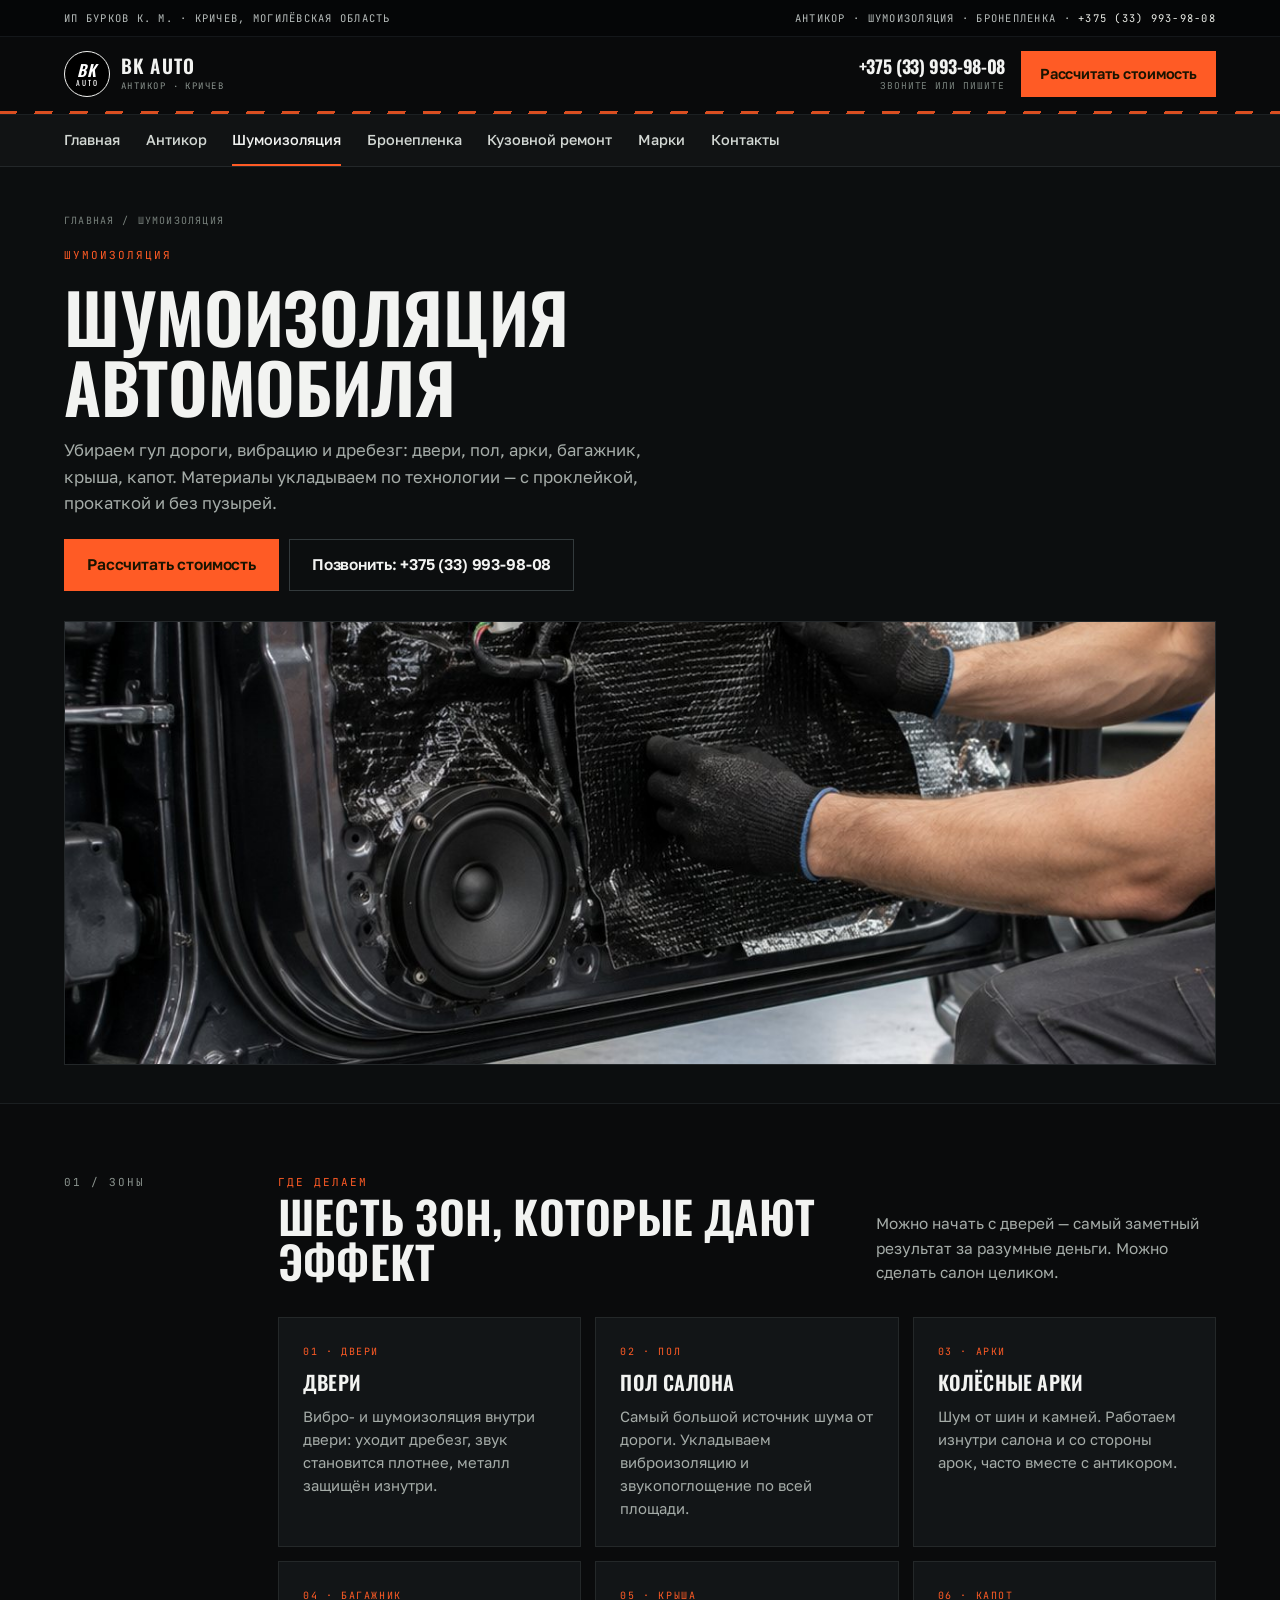
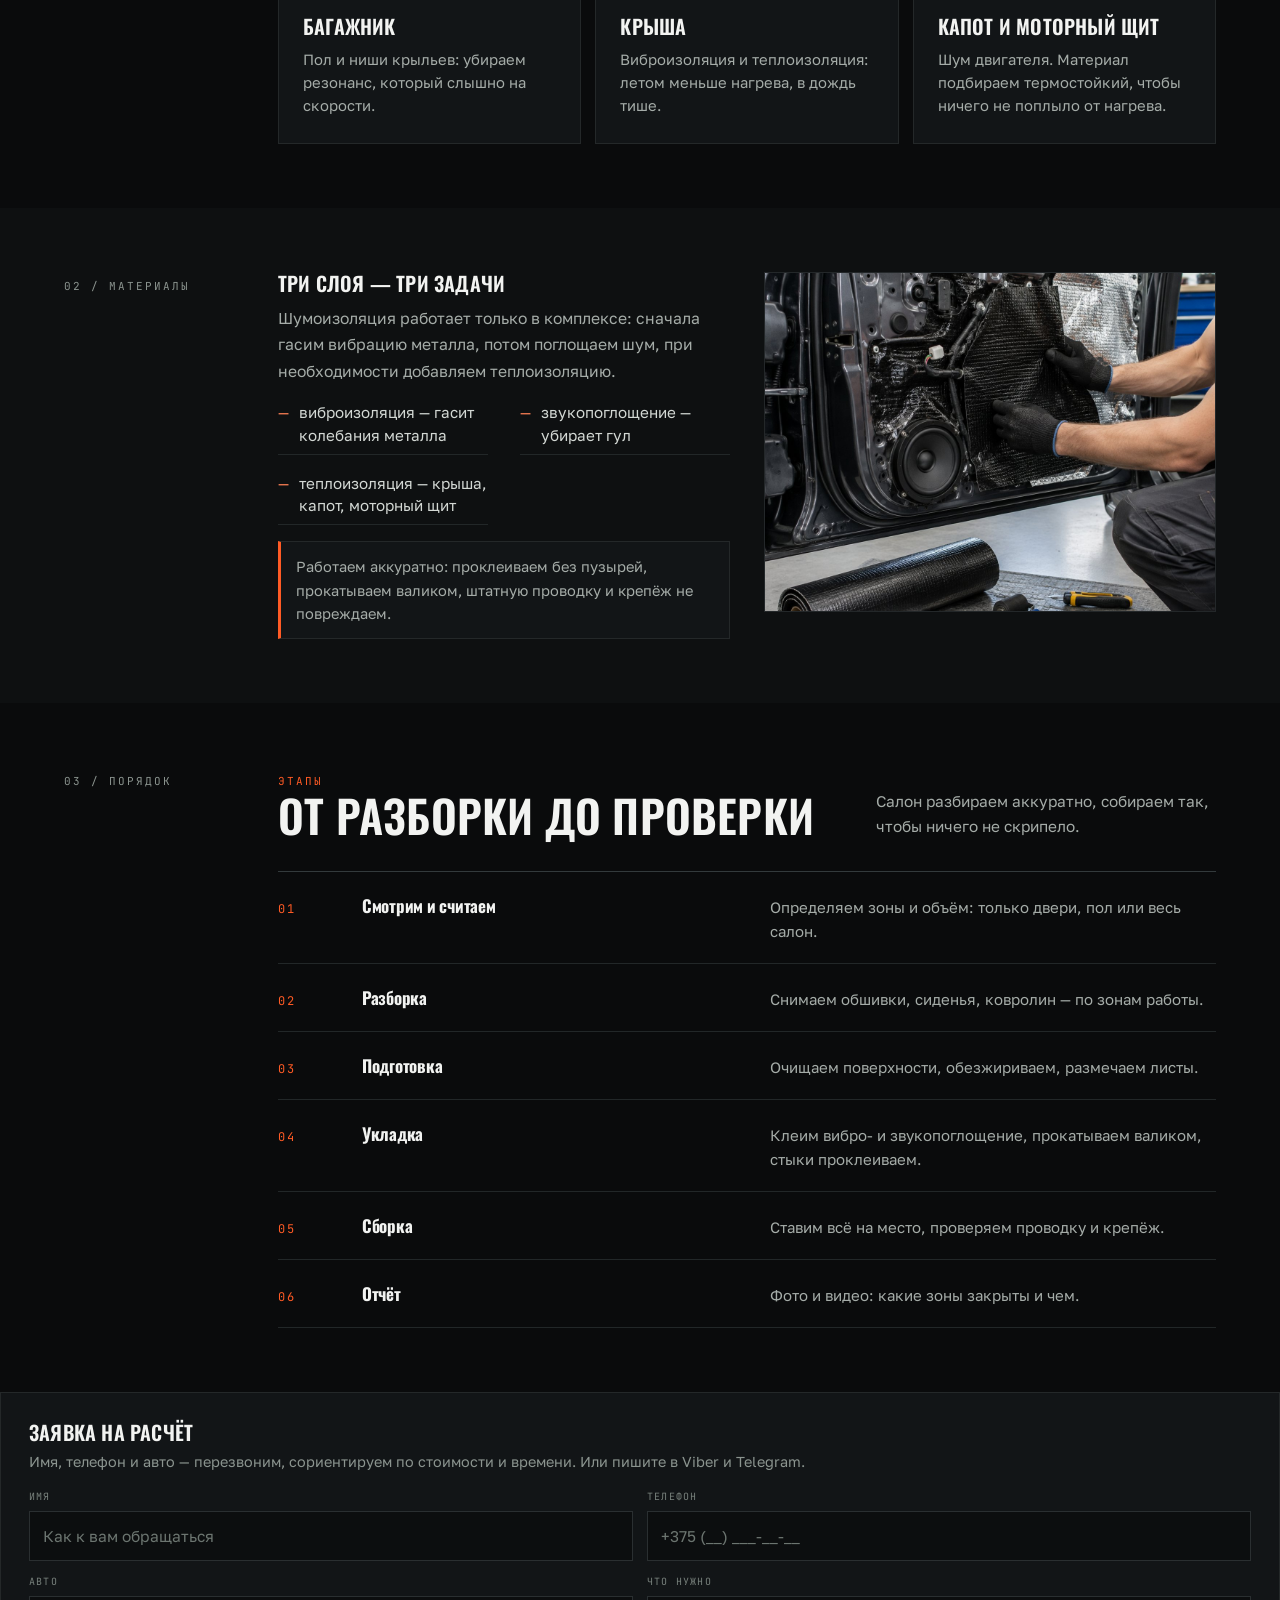
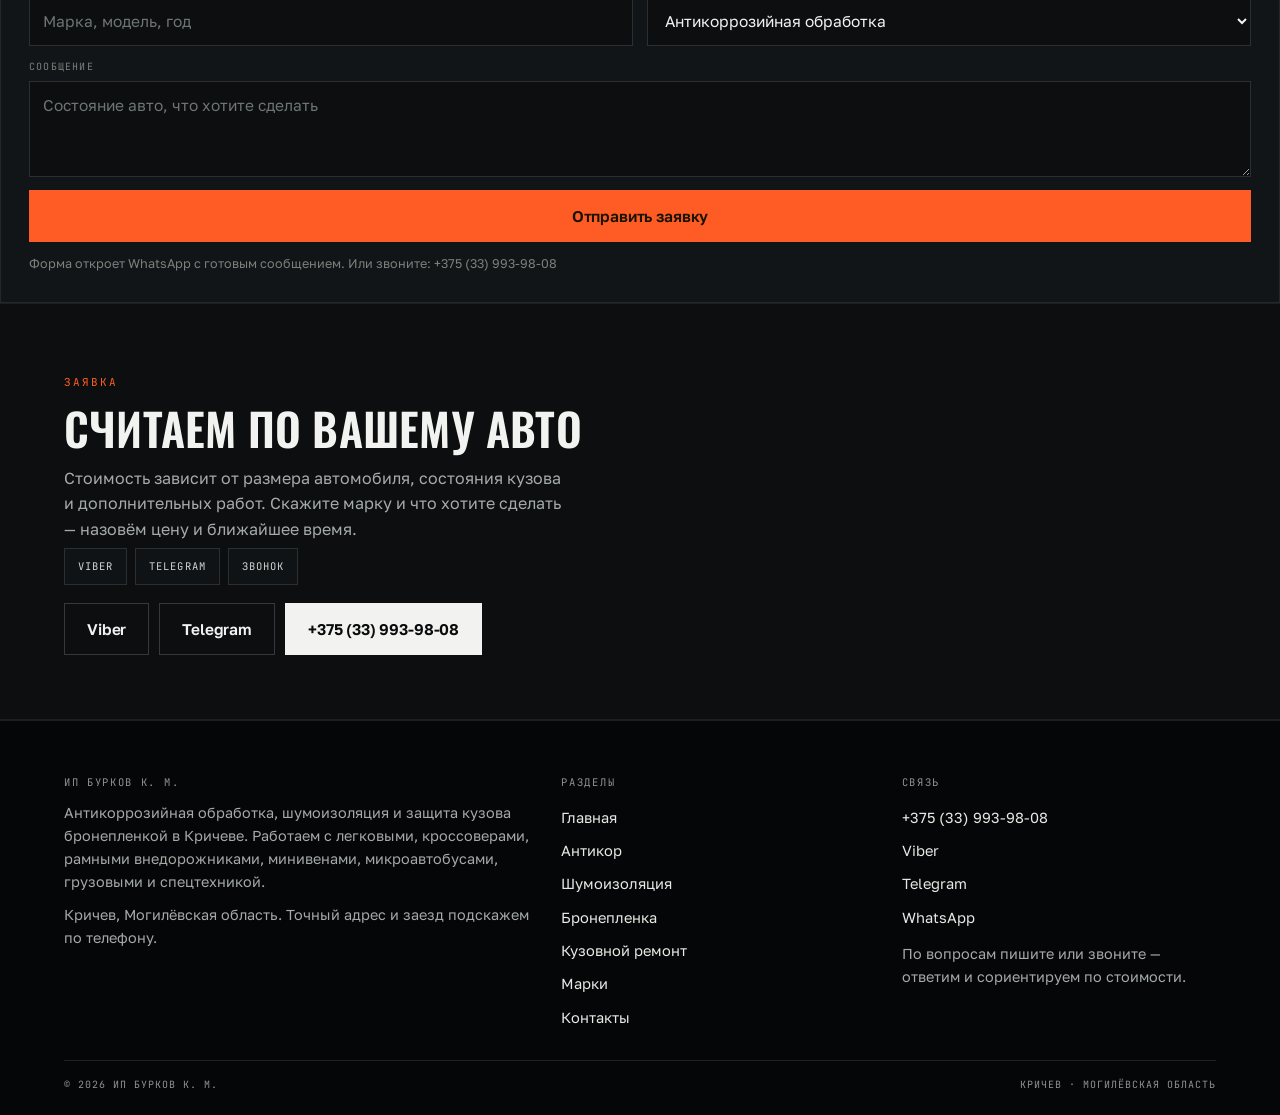
<file: shumoizolyaciya.html>
<!DOCTYPE html>
<html lang="ru">
<head>
<meta charset="utf-8">
<meta name="viewport" content="width=device-width, initial-scale=1">
<title>Шумоизоляция авто в Кричеве — ИП Бурков К. М.</title>
<meta name="description" content="Шумоизоляция дверей, пола, арок, багажника, крыши и капота в Кричеве. Вибро-, звуко- и теплоизоляция, аккуратная разборка салона. +375 (33) 993-98-08.">
<meta property="og:title" content="Шумоизоляция авто в Кричеве — ИП Бурков К. М.">
<meta property="og:description" content="Шумоизоляция дверей, пола, арок, багажника, крыши и капота в Кричеве. Вибро-, звуко- и теплоизоляция, аккуратная разборка салона. +375 (33) 993-98-08.">
<meta property="og:image" content="assets/img/hero.jpg">
<meta property="og:type" content="website">
<link rel="icon" href="assets/img/favicon.svg" type="image/svg+xml">
<link rel="preconnect" href="https://fonts.googleapis.com">
<link rel="preconnect" href="https://fonts.gstatic.com" crossorigin>
<link href="https://fonts.googleapis.com/css2?family=Oswald:wght@400;500;600;700&family=Golos+Text:wght@400;500;600&family=JetBrains+Mono:wght@400;500&display=swap" rel="stylesheet">
<link rel="stylesheet" href="assets/css/site.css">
</head>
<body>

<div class="topbar"><div class="wrap topbar__in">
<span>ИП Бурков К. М. · Кричев, Могилёвская область</span>
<span>Антикор · шумоизоляция · бронепленка · <a href="tel:+375339939808">+375 (33) 993-98-08</a></span>
</div></div>

<header class="hdr"><div class="wrap hdr__in">
<a class="logo" href="index.html"><i aria-hidden="true"><span>BK</span><em>AUTO</em></i><span><b>BK AUTO</b><span class="sub">антикор · Кричев</span></span></a>
<span class="hdr__sp"></span>
<a class="hdr__tel" href="tel:+375339939808">+375 (33) 993-98-08<span>звоните или пишите</span></a>
<a class="btn" href="index.html#zayavka">Рассчитать стоимость</a>
<button class="burger" id="burger" aria-label="Меню" aria-expanded="false" aria-controls="drawer"><span></span><span></span><span></span></button>
</div></header>

<nav class="nav" aria-label="Разделы"><div class="wrap nav__in"><a href="index.html">Главная</a><a href="antikor.html">Антикор</a><a href="shumoizolyaciya.html" aria-current="page">Шумоизоляция</a><a href="broneplenka.html">Бронепленка</a><a href="kuzov.html">Кузовной ремонт</a><a href="marki.html">Марки</a><a href="kontakty.html">Контакты</a></div></nav>
<main>
<section class="phead"><div class="wrap">
<div class="crumbs"><a href="index.html">Главная</a><span>/</span><span>Шумоизоляция</span></div>
<span class="kick">Шумоизоляция</span>
<h1>Шумоизоляция автомобиля</h1>
<p class="phead__lead">Убираем гул дороги, вибрацию и дребезг: двери, пол, арки, багажник, крыша, капот. Материалы укладываем по технологии — с проклейкой, прокаткой и без пузырей.</p>
<div class="phead__cta"><a class="btn" href="#zayavka">Рассчитать стоимость</a><a class="btn btn--ghost" href="tel:+375339939808">Позвонить: +375 (33) 993-98-08</a></div>
<div class="pimg"><img src="assets/img/shumo.jpg" alt="Шумоизоляция автомобиля" fetchpriority="high"></div>
</div></section>

<section class="band"><div class="wrap sect"><div class="sect__side"><span class="mono">01 / зоны</span></div><div class="sect__main">
<div class="sect__head"><div><span class="kick">Где делаем</span><h2>Шесть зон, которые дают эффект</h2></div><p>Можно начать с дверей — самый заметный результат за разумные деньги. Можно сделать салон целиком.</p></div>
<div class="svcs">
<article class="svc svc--flat"><div class="svc__body"><span class="svc__n">01 · двери</span><h3>Двери</h3><p>Вибро- и шумоизоляция внутри двери: уходит дребезг, звук становится плотнее, металл защищён изнутри.</p></div></article>
<article class="svc svc--flat"><div class="svc__body"><span class="svc__n">02 · пол</span><h3>Пол салона</h3><p>Самый большой источник шума от дороги. Укладываем виброизоляцию и звукопоглощение по всей площади.</p></div></article>
<article class="svc svc--flat"><div class="svc__body"><span class="svc__n">03 · арки</span><h3>Колёсные арки</h3><p>Шум от шин и камней. Работаем изнутри салона и со стороны арок, часто вместе с антикором.</p></div></article>
<article class="svc svc--flat"><div class="svc__body"><span class="svc__n">04 · багажник</span><h3>Багажник</h3><p>Пол и ниши крыльев: убираем резонанс, который слышно на скорости.</p></div></article>
<article class="svc svc--flat"><div class="svc__body"><span class="svc__n">05 · крыша</span><h3>Крыша</h3><p>Виброизоляция и теплоизоляция: летом меньше нагрева, в дождь тише.</p></div></article>
<article class="svc svc--flat"><div class="svc__body"><span class="svc__n">06 · капот</span><h3>Капот и моторный щит</h3><p>Шум двигателя. Материал подбираем термостойкий, чтобы ничего не поплыло от нагрева.</p></div></article>
</div>
</div></div></section>

<section class="band band--alt"><div class="wrap sect"><div class="sect__side"><span class="mono">02 / материалы</span></div><div class="sect__main">
<div class="two">
<div class="prose"><h3>Три слоя — три задачи</h3>
<p>Шумоизоляция работает только в комплексе: сначала гасим вибрацию металла, потом поглощаем шум, при необходимости добавляем теплоизоляцию.</p>
<ul class="clean cols2" style="margin-top:10px"><li>виброизоляция — гасит колебания металла</li><li>звукопоглощение — убирает гул</li><li>теплоизоляция — крыша, капот, моторный щит</li></ul>
<div class="note">Работаем аккуратно: проклеиваем без пузырей, прокатываем валиком, штатную проводку и крепёж не повреждаем.</div></div>
<div><img src="assets/img/shumo.jpg" alt="Укладка шумоизоляции в дверь автомобиля" loading="lazy" style="border:1px solid var(--line)"></div>
</div>
</div></div></section>

<section class="band"><div class="wrap sect"><div class="sect__side"><span class="mono">03 / порядок</span></div><div class="sect__main">
<div class="sect__head"><div><span class="kick">Этапы</span><h2>От разборки до проверки</h2></div><p>Салон разбираем аккуратно, собираем так, чтобы ничего не скрипело.</p></div>
<ol class="steps">
<li><span class="n">01</span><b>Смотрим и считаем</b><p>Определяем зоны и объём: только двери, пол или весь салон.</p></li>
<li><span class="n">02</span><b>Разборка</b><p>Снимаем обшивки, сиденья, ковролин — по зонам работы.</p></li>
<li><span class="n">03</span><b>Подготовка</b><p>Очищаем поверхности, обезжириваем, размечаем листы.</p></li>
<li><span class="n">04</span><b>Укладка</b><p>Клеим вибро- и звукопоглощение, прокатываем валиком, стыки проклеиваем.</p></li>
<li><span class="n">05</span><b>Сборка</b><p>Ставим всё на место, проверяем проводку и крепёж.</p></li>
<li><span class="n">06</span><b>Отчёт</b><p>Фото и видео: какие зоны закрыты и чем.</p></li>
</ol>
</div></div></section>

<div class="form">
<h3>Заявка на расчёт</h3>
<p class="form__note">Имя, телефон и авто — перезвоним, сориентируем по стоимости и времени. Или пишите в Viber и Telegram.</p>
<form data-wa="Прошу сориентировать по стоимости и записать на удобное время." novalidate>
<div class="form__row">
<div class="fld"><label for="f-name">Имя</label><input id="f-name" name="name" type="text" autocomplete="name" placeholder="Как к вам обращаться"></div>
<div class="fld"><label for="f-phone">Телефон</label><input id="f-phone" name="phone" type="tel" autocomplete="tel" placeholder="+375 (__) ___-__-__" required></div>
</div>
<div class="form__row">
<div class="fld"><label for="f-car">Авто</label><input id="f-car" name="car" type="text" placeholder="Марка, модель, год"></div>
<div class="fld"><label for="f-what">Что нужно</label>
<select id="f-what" name="what">
<option>Антикоррозийная обработка</option>
<option>Шумоизоляция</option>
<option>Бронепленка</option>
<option>Кузовной ремонт и покраска</option>
<option>Пескоструйная обработка</option>
<option>Не знаю, нужен совет</option>
</select></div>
</div>
<div class="fld"><label for="f-msg">Сообщение</label><textarea id="f-msg" name="message" placeholder="Состояние авто, что хотите сделать"></textarea></div>
<button class="btn" type="submit" style="width:100%">Отправить заявку</button>
<div class="formout" aria-live="polite"></div>
<p style="font-size:12.6px;color:var(--muted);margin-top:10px">Форма откроет WhatsApp с готовым сообщением. Или звоните: +375 (33) 993-98-08</p>
</form>
</div>

<section class="band band--white" id="zayavka"><div class="wrap"><div class="two" style="align-items:start">
<div><span class="kick">Заявка</span><h2 style="margin-top:12px">Считаем по вашему авто</h2>
<p style="margin-top:14px;color:var(--body);max-width:50ch">Стоимость зависит от размера автомобиля, состояния кузова и дополнительных работ. Скажите марку и что хотите сделать — назовём цену и ближайшее время.</p>
<div class="tags"><span>Viber</span><span>Telegram</span><span>Звонок</span></div>
<div style="display:flex;gap:10px;flex-wrap:wrap;margin-top:18px"><a class="btn btn--ghost" href="viber://chat?number=%2B375339939808">Viber</a><a class="btn btn--ghost" href="https://t.me/+375339939808" target="_blank" rel="noopener">Telegram</a><a class="btn btn--dark" href="tel:+375339939808">+375 (33) 993-98-08</a></div>
</div>
</div></div></section>

</main>

<footer class="foot"><div class="wrap">
<div class="foot__grid">
<div><h4>ИП Бурков К. М.</h4>
<p>Антикоррозийная обработка, шумоизоляция и защита кузова бронепленкой в Кричеве. Работаем с легковыми, кроссоверами, рамными внедорожниками, минивенами, микроавтобусами, грузовыми и спецтехникой.</p>
<p style="margin-top:10px">Кричев, Могилёвская область. Точный адрес и заезд подскажем по телефону.</p></div>
<div><h4>Разделы</h4><a href="index.html">Главная</a><a href="antikor.html">Антикор</a><a href="shumoizolyaciya.html">Шумоизоляция</a><a href="broneplenka.html">Бронепленка</a><a href="kuzov.html">Кузовной ремонт</a><a href="marki.html">Марки</a><a href="kontakty.html">Контакты</a></div>
<div><h4>Связь</h4>
<a href="tel:+375339939808">+375 (33) 993-98-08</a>
<a href="viber://chat?number=%2B375339939808">Viber</a>
<a href="https://t.me/+375339939808" target="_blank" rel="noopener">Telegram</a>
<a href="https://wa.me/375339939808" target="_blank" rel="noopener">WhatsApp</a>
<p style="margin-top:8px">По вопросам пишите или звоните — ответим и сориентируем по стоимости.</p></div>
</div>
<div class="foot__bot"><span>© <span data-year>2026</span> ИП Бурков К. М.</span><span>Кричев · Могилёвская область</span></div>
</div></footer>

<div class="fbar">
<a href="tel:+375339939808"><svg viewBox="0 0 24 24"><path d="M5 4h4l2 5-2.5 1.5a12 12 0 0 0 5 5L15 13l5 2v4a2 2 0 0 1-2 2A16 16 0 0 1 3 6a2 2 0 0 1 2-2z"/></svg>Позвонить</a>
<a href="viber://chat?number=%2B375339939808"><svg viewBox="0 0 24 24"><path d="M12 3c5 0 9 3.4 9 7.6 0 4.2-4 7.6-9 7.6-1 0-2-.1-2.9-.4L5 20l.8-3.2C4.1 15.3 3 13.1 3 10.6 3 6.4 7 3 12 3z"/></svg>Viber</a>
<a href="https://t.me/+375339939808" target="_blank" rel="noopener"><svg viewBox="0 0 24 24"><path d="M21 4L3 11l5 2 2 6 3-4 5 3z"/></svg>Telegram</a>
<a href="index.html#zayavka"><svg viewBox="0 0 24 24"><path d="M4 6h16v12H4z"/><path d="M4 7l8 6 8-6"/></svg>Заявка</a>
</div>

<div class="drawer" id="drawer" data-open="false" aria-hidden="true"><div class="drawer__inner">
<div class="drawer__top"><span class="mono">Меню</span><button class="drawer__close" id="drawerClose" aria-label="Закрыть меню"></button></div>
<a class="dl" href="index.html">Главная</a><a class="dl" href="antikor.html">Антикор</a><a class="dl" href="shumoizolyaciya.html">Шумоизоляция</a><a class="dl" href="broneplenka.html">Бронепленка</a><a class="dl" href="kuzov.html">Кузовной ремонт</a><a class="dl" href="marki.html">Марки</a><a class="dl" href="kontakty.html">Контакты</a>
<a class="btn" href="tel:+375339939808" style="margin-top:18px">Позвонить: +375 (33) 993-98-08</a>
</div></div>

<script src="assets/js/main.js" defer></script>
</body></html>
</file>
<file: assets/css/site.css>
/* БУРКОВ · антикор, шумоизоляция, бронепленка · Кричев */
:root{
  --ink:#F2F3F1; --ink-2:#D3D8D4; --body:#A5ACA8; --muted:#78817C;
  --line:#232729; --line-2:#333A3C; --paper:#0A0B0C; --paper-2:#111314; --white:#14171A;
  --amber:#FF5B25; --amber-d:#FF8055; --steel:#8B9599;
  --f-d:"Oswald",system-ui,sans-serif;
  --f-t:"Golos Text",system-ui,-apple-system,Segoe UI,Roboto,sans-serif;
  --f-m:"JetBrains Mono",ui-monospace,SFMono-Regular,Menlo,monospace;
  --wrap:1220px;
}
*,*::before,*::after{box-sizing:border-box}
html{-webkit-text-size-adjust:100%}
body{margin:0;background:var(--paper);color:var(--ink);font-family:var(--f-t);font-size:16px;line-height:1.6;-webkit-font-smoothing:antialiased}
img{display:block;max-width:100%}
a{color:inherit;text-decoration:none}
button{font:inherit}
h1,h2,h3,h4{margin:0;font-family:var(--f-d);font-weight:700;line-height:1.06;letter-spacing:-.025em}
h1{font-size:clamp(2rem,5.2vw,4.1rem)}
h2{font-size:clamp(1.65rem,3.4vw,2.8rem)}
h3{font-size:clamp(1.1rem,1.7vw,1.32rem);letter-spacing:-.015em;line-height:1.2}
p{margin:0}
.wrap{width:100%;max-width:var(--wrap);margin:0 auto;padding:0 clamp(16px,3.4vw,34px)}
.mono,.kick{font-family:var(--f-m);font-size:11px;letter-spacing:.18em;text-transform:uppercase;color:var(--muted)}
.kick{color:var(--amber-d)}

/* кнопки */
.btn{display:inline-flex;align-items:center;justify-content:center;gap:9px;min-height:52px;padding:0 22px;background:var(--amber);color:#191400;border:1px solid var(--amber);font-family:var(--f-t);font-weight:600;font-size:15.5px;letter-spacing:-.01em;cursor:pointer;transition:.16s}
.btn:hover{background:#FF7A4D;border-color:#FF7A4D}
.btn--ghost{background:transparent;color:var(--ink);border-color:var(--line-2)}
.btn--ghost:hover{background:rgba(255,255,255,.07);border-color:#F2F3F1}
.btn--dark{background:#F2F3F1;border-color:#F2F3F1;color:#0A0B0C}
.btn--dark:hover{background:var(--ink-2);border-color:var(--ink-2)}
.btn--w{background:transparent;color:#fff;border-color:rgba(255,255,255,.45)}
.btn--w:hover{background:rgba(255,255,255,.12);border-color:#fff}

/* верхняя полоса и шапка */
.topbar{background:#050607;color:#B7BDBB;font-family:var(--f-m);font-size:10.5px;letter-spacing:.12em;text-transform:uppercase}
.topbar__in{display:flex;justify-content:space-between;gap:12px;min-height:36px;align-items:center;flex-wrap:wrap}
.topbar a{color:#EDEFE9}
.hdr{position:sticky;top:0;z-index:90;background:rgba(10,11,12,.94);backdrop-filter:blur(8px);border-bottom:1px solid var(--line)}
.hdr__in{display:flex;align-items:center;gap:16px;min-height:74px}
.logo{display:flex;align-items:center;gap:11px;min-width:0}
.logo i{width:46px;height:46px;background:#000;border:1.6px solid #F2F3F1;border-radius:50%;display:grid;place-items:center;flex:none;align-content:center;line-height:1;text-align:center}
.logo b{display:block;font-family:var(--f-d);font-weight:700;font-size:18px;letter-spacing:-.02em;line-height:1.1}
.logo .sub{display:block;font-family:var(--f-m);font-size:9px;letter-spacing:.11em;text-transform:uppercase;color:var(--muted);margin-top:3px}
.hdr__sp{flex:1}
.hdr__tel{font-family:var(--f-d);font-weight:700;font-size:18px;letter-spacing:-.02em;line-height:1.1;text-align:right}
.hdr__tel span{display:block;font-family:var(--f-m);font-weight:400;font-size:9.5px;letter-spacing:.1em;text-transform:uppercase;color:var(--muted);margin-top:4px}
.hdr .btn{min-height:46px;padding:0 18px;font-size:14.5px}
.burger{display:none;width:46px;height:46px;border:1px solid var(--line-2);background:transparent;position:relative;cursor:pointer;flex:none}
.burger span{position:absolute;left:12px;right:12px;height:1.6px;background:var(--ink)}
.burger span:nth-child(1){top:16px}.burger span:nth-child(2){top:22px}.burger span:nth-child(3){top:28px}

.nav{border-bottom:1px solid var(--line);background:var(--paper-2)}
.nav__in{display:flex;gap:clamp(10px,2vw,26px);overflow-x:auto;scrollbar-width:none}
.nav__in::-webkit-scrollbar{display:none}
.nav a{padding:13px 0;font-size:14.4px;font-weight:500;color:var(--ink-2);white-space:nowrap;border-bottom:2px solid transparent}
.nav a:hover{color:var(--ink)}
.nav a[aria-current="page"]{border-color:var(--amber);color:var(--ink)}

/* HERO */
.hero{position:relative;background:#050607;color:#fff;overflow:hidden;isolation:isolate}
.hero__bg{position:absolute;inset:0;z-index:-2}
.hero__bg img{width:100%;height:100%;object-fit:cover;opacity:.62}
.hero::after{content:"";position:absolute;inset:0;z-index:-1;background:linear-gradient(100deg,rgba(13,17,19,.95) 0%,rgba(13,17,19,.82) 46%,rgba(13,17,19,.35) 100%)}
.hero__in{padding:clamp(40px,6vw,86px) 0 clamp(34px,4.4vw,58px)}
.hero .kick{color:var(--amber)}
.hero h1{color:#fff;margin-top:16px;max-width:19ch}
.hero h1 em{font-style:normal;position:relative;white-space:nowrap}
.hero h1 em::after{content:"";position:absolute;left:0;right:0;bottom:.06em;height:.13em;background:var(--amber)}
.hero__lead{margin-top:20px;max-width:52ch;font-size:clamp(1rem,1.35vw,1.12rem);color:#D3D8D3}
.hero__cta{display:flex;flex-wrap:wrap;gap:10px;margin-top:26px}
.hero__facts{display:grid;grid-template-columns:repeat(2,1fr);gap:1px;background:rgba(255,255,255,.16);margin-top:clamp(26px,3.6vw,42px);border:1px solid rgba(255,255,255,.16)}
@media(min-width:760px){.hero__facts{grid-template-columns:repeat(4,1fr);max-width:820px}}
.hero__facts div{background:rgba(11,14,16,.55);padding:14px 16px}
.hero__facts b{display:block;font-family:var(--f-d);font-weight:700;font-size:clamp(1rem,1.6vw,1.22rem);letter-spacing:-.02em;color:#fff}
.hero__facts span{display:block;font-family:var(--f-m);font-size:9.5px;letter-spacing:.1em;text-transform:uppercase;color:#9FA6A3;margin-top:5px;line-height:1.4}

/* секции */
section{position:relative}
.band{padding:clamp(38px,5vw,72px) 0}
.band--alt{background:var(--paper-2)}
.band--white{background:var(--white)}
.band--dark{background:#050607;color:#DDE1DD}
.band--dark h2,.band--dark h3{color:#fff}
.band--dark .kick{color:var(--amber)}
.sect{display:grid;gap:clamp(18px,3vw,34px)}
@media(min-width:980px){.sect{grid-template-columns:180px minmax(0,1fr)}.sect__side{display:block}.sect__side .mono{position:sticky;top:96px}}
@media(max-width:979px){.sect__side{display:none}}
.sect__head{display:grid;gap:14px;margin-bottom:clamp(20px,2.6vw,32px)}
@media(min-width:820px){.sect__head{grid-template-columns:minmax(0,1fr) minmax(0,340px);align-items:end;gap:28px}}
.sect__head p{font-size:15.4px;color:var(--body)}
.band--dark .sect__head p{color:#AEB5B1}

/* услуги-карточки */
.svcs{display:grid;gap:14px}
@media(min-width:700px){.svcs{grid-template-columns:repeat(2,minmax(0,1fr))}}
@media(min-width:1060px){.svcs{grid-template-columns:repeat(3,minmax(0,1fr))}}
.svc{background:var(--white);border:1px solid var(--line);display:flex;flex-direction:column;transition:.18s}
.svc:hover{border-color:var(--line-2);transform:translateY(-2px)}
.svc__img{overflow:hidden;aspect-ratio:4/3;background:var(--paper-2)}
.svc__img img{width:100%;height:100%;object-fit:cover;transition:.5s}
.svc:hover .svc__img img{transform:scale(1.04)}
.svc__body{padding:18px 20px 20px;display:flex;flex-direction:column;gap:9px;flex:1}
.svc__n{font-family:var(--f-m);font-size:10px;letter-spacing:.16em;text-transform:uppercase;color:var(--amber-d)}
.svc p{font-size:14.8px;color:var(--body);line-height:1.55}
.svc__more{margin-top:auto;padding-top:12px;font-family:var(--f-m);font-size:10.5px;letter-spacing:.14em;text-transform:uppercase;color:var(--ink)}
.svc__more::after{content:" →"}
.svc--flat{justify-content:center}
.svc--flat .svc__body{padding:26px 24px;gap:11px}

/* теги техники */
.tags{display:flex;flex-wrap:wrap;gap:8px;margin-top:6px}
.tags span{font-family:var(--f-m);font-size:10.5px;letter-spacing:.1em;text-transform:uppercase;padding:9px 13px;border:1px solid var(--line-2);background:var(--white);color:var(--ink-2)}
.band--dark .tags span{background:rgba(255,255,255,.06);border-color:rgba(255,255,255,.22);color:#E7EAE6}

/* карта зон */
.zones{display:grid;gap:16px}
@media(min-width:900px){.zones{grid-template-columns:minmax(0,1.25fr) minmax(0,.75fr);align-items:stretch}}
.zones__map{background:var(--white);border:1px solid var(--line);padding:12px}
.zones__map svg{display:block;width:100%;height:auto}
.zm-body{fill:#EDEEE9;stroke:var(--ink);stroke-width:1.6}
.zm-arch{fill:var(--white);stroke:var(--ink);stroke-width:1.6}
.zm-glass{fill:#D8DBD3;stroke:var(--ink);stroke-width:1.2}
.zm-guide{stroke:var(--line-2);stroke-width:1;stroke-dasharray:3 4;fill:none}
.zm-hot{cursor:pointer}
.zm-hot circle{fill:var(--ink);stroke:var(--paper);stroke-width:2;transition:.15s}
.zm-hot text{fill:#fff;font-family:var(--f-m);font-size:11px;text-anchor:middle;font-weight:500}
.zm-hot:hover circle{fill:var(--amber-d)}
.zm-hot[aria-pressed="true"] circle{fill:var(--amber);stroke:var(--ink);stroke-width:2.4}
.zm-hot[aria-pressed="true"] text{fill:#191400}
.zones__out{background:var(--white);border:1px solid var(--line);padding:clamp(18px,2.2vw,26px);display:flex;flex-direction:column;gap:10px}
.zones__out h3{font-size:clamp(1.3rem,2.2vw,1.7rem)}
.zones__out p{font-size:15px;color:var(--body)}
.zones__out .mono{margin-top:auto;padding-top:14px;border-top:1px solid var(--line);color:var(--muted)}
.zones__list{display:flex;flex-wrap:wrap;gap:7px;margin-top:2px}
.zones__list button{font-family:var(--f-m);font-size:10px;letter-spacing:.08em;text-transform:uppercase;padding:7px 10px;background:var(--paper-2);border:1px solid var(--line-2);color:var(--ink-2);cursor:pointer}
.zones__list button[aria-pressed="true"]{background:var(--amber);border-color:var(--amber);color:#0A0B0C}

/* этапы */
.steps{display:grid;gap:0;border-top:1px solid var(--line-2);margin:0;padding:0;list-style:none}
.steps li{display:grid;gap:8px;padding:20px 0;border-bottom:1px solid var(--line-2)}
@media(min-width:760px){.steps li{grid-template-columns:64px minmax(0,1fr) minmax(0,1.15fr);gap:20px;align-items:baseline}}
.steps .n{font-family:var(--f-m);font-size:12px;letter-spacing:.14em;color:var(--amber-d)}
.steps b{font-family:var(--f-d);font-weight:700;font-size:1.06rem;letter-spacing:-.015em}
.steps p{font-size:15px;color:var(--body)}
.band--dark .steps,.band--dark .steps li{border-color:rgba(255,255,255,.18)}
.band--dark .steps p{color:#AEB5B1}
.band--dark .steps .n{color:#E8B44B}

/* материалы / список зон */
.cols2{display:grid;gap:10px 32px}
@media(min-width:640px){.cols2{grid-template-columns:1fr 1fr}}
.cols2 li{display:flex;gap:10px;font-size:15.2px;color:var(--ink-2);line-height:1.5;padding:7px 0;border-bottom:1px solid var(--line)}
.cols2 li::before{content:"—";color:var(--amber-d);flex:none}
.band--dark .cols2 li{color:#D8DCD8;border-color:rgba(255,255,255,.14)}
.band--dark .cols2 li::before{color:#E8B44B}
ul.clean{list-style:none;margin:0;padding:0}

/* бегущая строка марок */
.marquee{overflow:hidden;border-top:1px solid var(--line-2);border-bottom:1px solid var(--line-2);background:var(--white);padding:15px 0}
.marquee__track{display:flex;gap:34px;width:max-content;animation:slide 46s linear infinite}
.marquee span{font-family:var(--f-d);font-weight:600;font-size:16.5px;letter-spacing:-.01em;color:var(--ink-2);white-space:nowrap}
.marquee span::after{content:"·";margin-left:34px;color:var(--line-2)}
@keyframes slide{from{transform:translateX(0)}to{transform:translateX(-50%)}}
@media(prefers-reduced-motion:reduce){.marquee__track{animation:none}}

/* цифры/факты */
.facts{display:grid;gap:1px;background:var(--line-2);border:1px solid var(--line-2)}
@media(min-width:680px){.facts{grid-template-columns:repeat(2,1fr)}}
@media(min-width:1040px){.facts{grid-template-columns:repeat(4,1fr)}}
.facts div{background:var(--white);padding:20px 22px}
.facts b{display:block;font-family:var(--f-d);font-weight:700;font-size:clamp(1.4rem,2.6vw,2rem);letter-spacing:-.03em}
.facts span{display:block;font-family:var(--f-m);font-size:9.5px;letter-spacing:.12em;text-transform:uppercase;color:var(--muted);margin-top:6px;line-height:1.45}

/* галерея-полоса */
.strip2{display:grid;gap:10px}
@media(min-width:760px){.strip2{grid-template-columns:repeat(3,1fr)}}
.strip2 figure{margin:0;position:relative;overflow:hidden;background:var(--paper-2)}
.strip2 img{width:100%;height:100%;aspect-ratio:4/3;object-fit:cover;transition:.5s}
.strip2 figure:hover img{transform:scale(1.035)}
.strip2 figcaption{position:absolute;left:0;bottom:0;padding:7px 11px;background:rgba(19,23,25,.86);color:#fff;font-family:var(--f-m);font-size:9.5px;letter-spacing:.13em;text-transform:uppercase}

/* FAQ */
.faq{border-top:1px solid var(--line-2)}
.faq__i{border-bottom:1px solid var(--line-2)}
.faq__q{width:100%;display:flex;justify-content:space-between;gap:16px;align-items:center;padding:18px 0;background:none;border:0;color:var(--ink);font-family:var(--f-d);font-weight:600;font-size:1.05rem;text-align:left;cursor:pointer;letter-spacing:-.01em}
.faq__q i{flex:none;width:26px;height:26px;border:1px solid var(--line-2);position:relative}
.faq__q i::before,.faq__q i::after{content:"";position:absolute;background:var(--amber-d);left:50%;top:50%;transform:translate(-50%,-50%)}
.faq__q i::before{width:11px;height:2px}
.faq__q i::after{width:2px;height:11px;transition:.2s}
.faq__i[data-open="true"] .faq__q i::after{transform:translate(-50%,-50%) scaleY(0)}
.faq__a{display:none;padding:0 0 20px;max-width:78ch;font-size:15.2px;color:var(--body)}
.faq__i[data-open="true"] .faq__a{display:block}

/* CTA */
.cta{background:#050607;color:#DDE1DD;padding:clamp(26px,3.6vw,46px);display:grid;gap:22px;position:relative;overflow:hidden}
@media(min-width:900px){.cta{grid-template-columns:1.3fr .7fr;align-items:center;gap:38px}}
.cta h2{color:#fff;max-width:24ch}
.cta p{margin-top:12px;color:#AEB5B1;font-size:15.6px;max-width:52ch}
.cta__act{display:flex;flex-wrap:wrap;gap:10px}
@media(min-width:900px){.cta__act{justify-content:flex-end}}

/* форма */
.form{background:var(--white);border:1px solid var(--line);padding:clamp(18px,2.4vw,28px)}
.form h3{margin-bottom:6px}
.form__note{font-size:14.4px;color:var(--body);margin-bottom:16px}
.form__row{display:grid;gap:0 14px}
@media(min-width:700px){.form__row{grid-template-columns:1fr 1fr}}
.fld{display:grid;gap:6px;margin-bottom:13px}
.fld label{font-family:var(--f-m);font-size:10px;letter-spacing:.12em;text-transform:uppercase;color:var(--muted)}
.fld input,.fld select,.fld textarea{width:100%;min-height:50px;background:var(--paper);border:1px solid var(--line-2);color:var(--ink);padding:11px 13px;font:inherit;font-size:15.5px;border-radius:0}
.fld textarea{min-height:96px;resize:vertical}
.fld input:focus,.fld select:focus,.fld textarea:focus{outline:2px solid var(--amber);outline-offset:1px;border-color:var(--amber-d)}
.formout{margin-top:12px;font-size:14.4px;color:#6FE3A5}
.msg--err{color:#FF7A5C}

/* контакты */
.ct-grid{display:grid;gap:14px}
@media(min-width:820px){.ct-grid{grid-template-columns:repeat(2,minmax(0,1fr))}}
.ct-card{background:var(--white);border:1px solid var(--line);padding:clamp(18px,2.2vw,26px)}
.ct-card h3{margin:8px 0}
.ct-card a.big{display:block;font-family:var(--f-d);font-weight:700;font-size:clamp(1.25rem,2.4vw,1.6rem);letter-spacing:-.02em;margin-top:6px}
.ct-card a.big:hover{color:var(--amber-d)}
.ct-card p{font-size:14.8px;color:var(--body)}
.map{border:1px solid var(--line);overflow:hidden;background:var(--white)}
.map iframe{display:block;width:100%;height:380px;border:0}

/* подвал */
.foot{background:#050607;color:#C7CCC8;padding:clamp(32px,4.4vw,58px) 0 22px}
.foot__grid{display:grid;gap:26px}
@media(min-width:860px){.foot__grid{grid-template-columns:1.5fr 1fr 1fr}}
.foot h4{font-family:var(--f-m);font-weight:400;font-size:10.5px;letter-spacing:.16em;text-transform:uppercase;color:#8D9491;margin-bottom:12px}
.foot a{display:block;padding:5px 0;font-size:14.6px;color:#E6E9E4}
.foot a:hover{color:#fff}
.foot p{font-size:14.4px;color:#A3AAA6}
.foot__bot{display:flex;justify-content:space-between;gap:14px;flex-wrap:wrap;margin-top:26px;padding-top:16px;border-top:1px solid rgba(255,255,255,.14);font-family:var(--f-m);font-size:10px;letter-spacing:.1em;text-transform:uppercase;color:#8D9491}

/* мобильная панель */
.fbar{display:none}
@media(max-width:900px){
  .burger{display:block}
  .hdr__tel,.hdr .btn{display:none}
  .fbar{display:grid;grid-template-columns:repeat(4,1fr);position:fixed;left:0;right:0;bottom:0;z-index:80;background:#050607;border-top:1px solid rgba(255,255,255,.16);padding-bottom:env(safe-area-inset-bottom)}
  .fbar a{display:flex;flex-direction:column;align-items:center;justify-content:center;gap:4px;padding:8px 3px;min-height:58px;font-family:var(--f-m);font-size:9px;letter-spacing:.07em;text-transform:uppercase;color:#E6E9E4;border-right:1px solid rgba(255,255,255,.1)}
  .fbar a:last-child{border-right:0}
  .fbar svg{width:19px;height:19px;fill:none;stroke:currentColor;stroke-width:1.8}
  .fbar a:first-child{background:var(--amber);color:#191400}
  body{padding-bottom:62px}
}
.drawer{position:fixed;inset:0;z-index:140;display:none;background:rgba(19,23,25,.7)}
.drawer[data-open="true"]{display:block}
.drawer__inner{position:fixed;inset:0;background:var(--paper);padding:16px;overflow-y:auto;display:flex;flex-direction:column}
.drawer__top{display:flex;justify-content:space-between;align-items:center;padding-bottom:12px;border-bottom:1px solid var(--line);margin-bottom:4px}
.drawer a.dl{display:flex;align-items:center;min-height:54px;border-bottom:1px solid var(--line);font-family:var(--f-d);font-weight:600;font-size:19px;letter-spacing:-.02em}
.drawer__close{width:50px;height:50px;border:1px solid var(--line-2);background:none;position:relative;cursor:pointer}
.drawer__close::before,.drawer__close::after{content:"";position:absolute;left:14px;right:14px;top:50%;height:2px;background:var(--ink)}
.drawer__close::before{transform:rotate(45deg)}
.drawer__close::after{transform:rotate(-45deg)}

/* страницы разделов */
.phead{padding:clamp(26px,3.6vw,46px) 0 clamp(26px,3.2vw,38px);background:var(--paper-2);border-bottom:1px solid var(--line)}
.crumbs{display:flex;gap:8px;flex-wrap:wrap;font-family:var(--f-m);font-size:10px;letter-spacing:.12em;text-transform:uppercase;color:var(--muted);margin-bottom:12px}
.crumbs a:hover{color:var(--amber-d)}
.phead h1{max-width:24ch;margin-top:14px}
.phead__lead{margin-top:16px;max-width:58ch;font-size:clamp(1rem,1.3vw,1.1rem);color:var(--body)}
.phead__cta{display:flex;flex-wrap:wrap;gap:10px;margin-top:22px}
.pimg{margin-top:clamp(20px,2.6vw,30px);border:1px solid var(--line);overflow:hidden}
.pimg img{width:100%;aspect-ratio:2.6;object-fit:cover}
.two{display:grid;gap:22px}
@media(min-width:880px){.two{grid-template-columns:1fr 1fr;gap:34px}}
.prose p{font-size:15.7px;color:var(--body);line-height:1.68}
.prose p+p{margin-top:12px}
.prose h3{margin-bottom:10px}
.note{display:flex;gap:12px;align-items:flex-start;margin-top:16px;padding:13px 15px;background:var(--white);border:1px solid var(--line);border-left:3px solid var(--amber);font-size:14.6px;color:var(--body)}
.band--dark .note{background:rgba(255,255,255,.06);border-color:rgba(255,255,255,.2);border-left-color:var(--amber);color:#C9CFCB}
.tbl{width:100%;border-collapse:collapse;background:var(--white);border:1px solid var(--line)}
.tbl th,.tbl td{text-align:left;padding:13px 15px;border-bottom:1px solid var(--line);font-size:15px;vertical-align:top}
.tbl th{font-family:var(--f-m);font-weight:400;font-size:10px;letter-spacing:.14em;text-transform:uppercase;color:var(--muted);background:var(--paper-2)}
.tbl tr:last-child td{border-bottom:0}
[hidden]{display:none!important}
@media(prefers-reduced-motion:reduce){*{transition:none!important;animation:none!important}}


/* ================= ЧЁРНАЯ ТЕМА · BK AUTO ================= */
body{background:#0A0B0C}
h1,h2,h3{font-family:var(--f-d);font-weight:600;text-transform:uppercase;letter-spacing:.005em;line-height:1.02}
h1{font-size:clamp(2.1rem,5.4vw,4.3rem);letter-spacing:-.005em}
h2{font-size:clamp(1.7rem,3.5vw,2.9rem)}
h3{font-size:clamp(1.05rem,1.6vw,1.25rem);letter-spacing:.01em;line-height:1.14}
.mono,.kick{color:#8B948F}
.kick{color:var(--amber)}
a,button,input,select,textarea{-webkit-tap-highlight-color:transparent}
::selection{background:var(--amber);color:#0A0B0C}

/* полоса-«предупреждение» под шапкой */
.hdr{border-bottom:1px solid #1C2022}
.hdr::after{content:"";display:block;height:3px;background:repeating-linear-gradient(115deg,var(--amber) 0 16px,transparent 16px 32px);opacity:.85}
.topbar{border-bottom:1px solid #14171A}

/* логотип BK AUTO */
.logo b{font-family:var(--f-d);font-weight:600;font-size:19px;letter-spacing:.06em;text-transform:uppercase}
.logo .sub{color:#8B948F;letter-spacing:.16em}
.logo i span{display:block;font-family:var(--f-d);font-weight:600;font-size:16px;letter-spacing:.04em;color:#fff}
.logo i em{display:block;font-style:normal;font-family:var(--f-d);font-size:7.5px;letter-spacing:.28em;color:#fff;margin-top:1px;padding-left:1px}

/* поверхности */
.band--alt{background:#0E1011}
.band--white{background:#0C0E0F;border-top:1px solid #1B1F21;border-bottom:1px solid #1B1F21}
.svc,.zones__map,.zones__out,.facts div,.form,.ct-card,.note,.tbl,.marquee{background:#121517;border-color:#242829}
.svc:hover{border-color:#3B4245;background:#15191B}
.svc__n{color:var(--amber)}
.tags span{background:#101315;border-color:#2A2F31;color:#CFD4D1}
.zones__list button{background:#101315;border-color:#2A2F31;color:#C6CCC8}
.zones__list button:hover{border-color:#4A5256}
.steps li,.cols2 li{border-color:#222728}
.steps .n{color:var(--amber)}
.phead{background:#0C0E0F;border-bottom:1px solid #1B1F21}
.faq,.faq__i{border-color:#242829}
.faq__q{color:#F2F3F1}
.faq__q i{border-color:#333A3C}
.tbl th{background:#171B1D;color:#8B948F}
.tbl td{border-color:#222728;color:#B9C0BC}
.tbl td:first-child{color:#F2F3F1}

/* формы */
.fld input,.fld select,.fld textarea{background:#0C0E0F;border-color:#2A2F31;color:#F2F3F1}
.fld input::placeholder,.fld textarea::placeholder{color:#6C7570}
.fld input:focus,.fld select:focus,.fld textarea:focus{outline:2px solid var(--amber);outline-offset:1px;border-color:var(--amber)}
.form__note{color:#8B948F}

/* фото: чуть холоднее и контрастнее, чтобы не «выпирали» на чёрном */
.hero__bg img{filter:grayscale(.25) contrast(1.08) brightness(.85)}
.svc__img img,.strip2 img{filter:grayscale(.18) contrast(1.06)}
.strip2 figure:hover img{filter:grayscale(0) contrast(1.04)}
.map iframe{filter:invert(.9) hue-rotate(180deg) saturate(.75) contrast(.95)}

/* подвал и мобильная панель */
.foot{border-top:1px solid #1B1F21}
.foot__bot{border-top:1px solid #1E2224}
.fbar a{border-right:1px solid #1E2224}
.fbar a:last-child{background:var(--amber);color:#0A0B0C}
.drawer__inner{background:#0A0B0C}
.drawer a.dl{border-color:#202527}

/* мелкие акценты */
.hero__facts div{background:rgba(6,8,9,.72)}
.hero__facts b{color:#fff}
.note{border-left:3px solid var(--amber)}
.btn--ghost{color:#F2F3F1}
</file>
